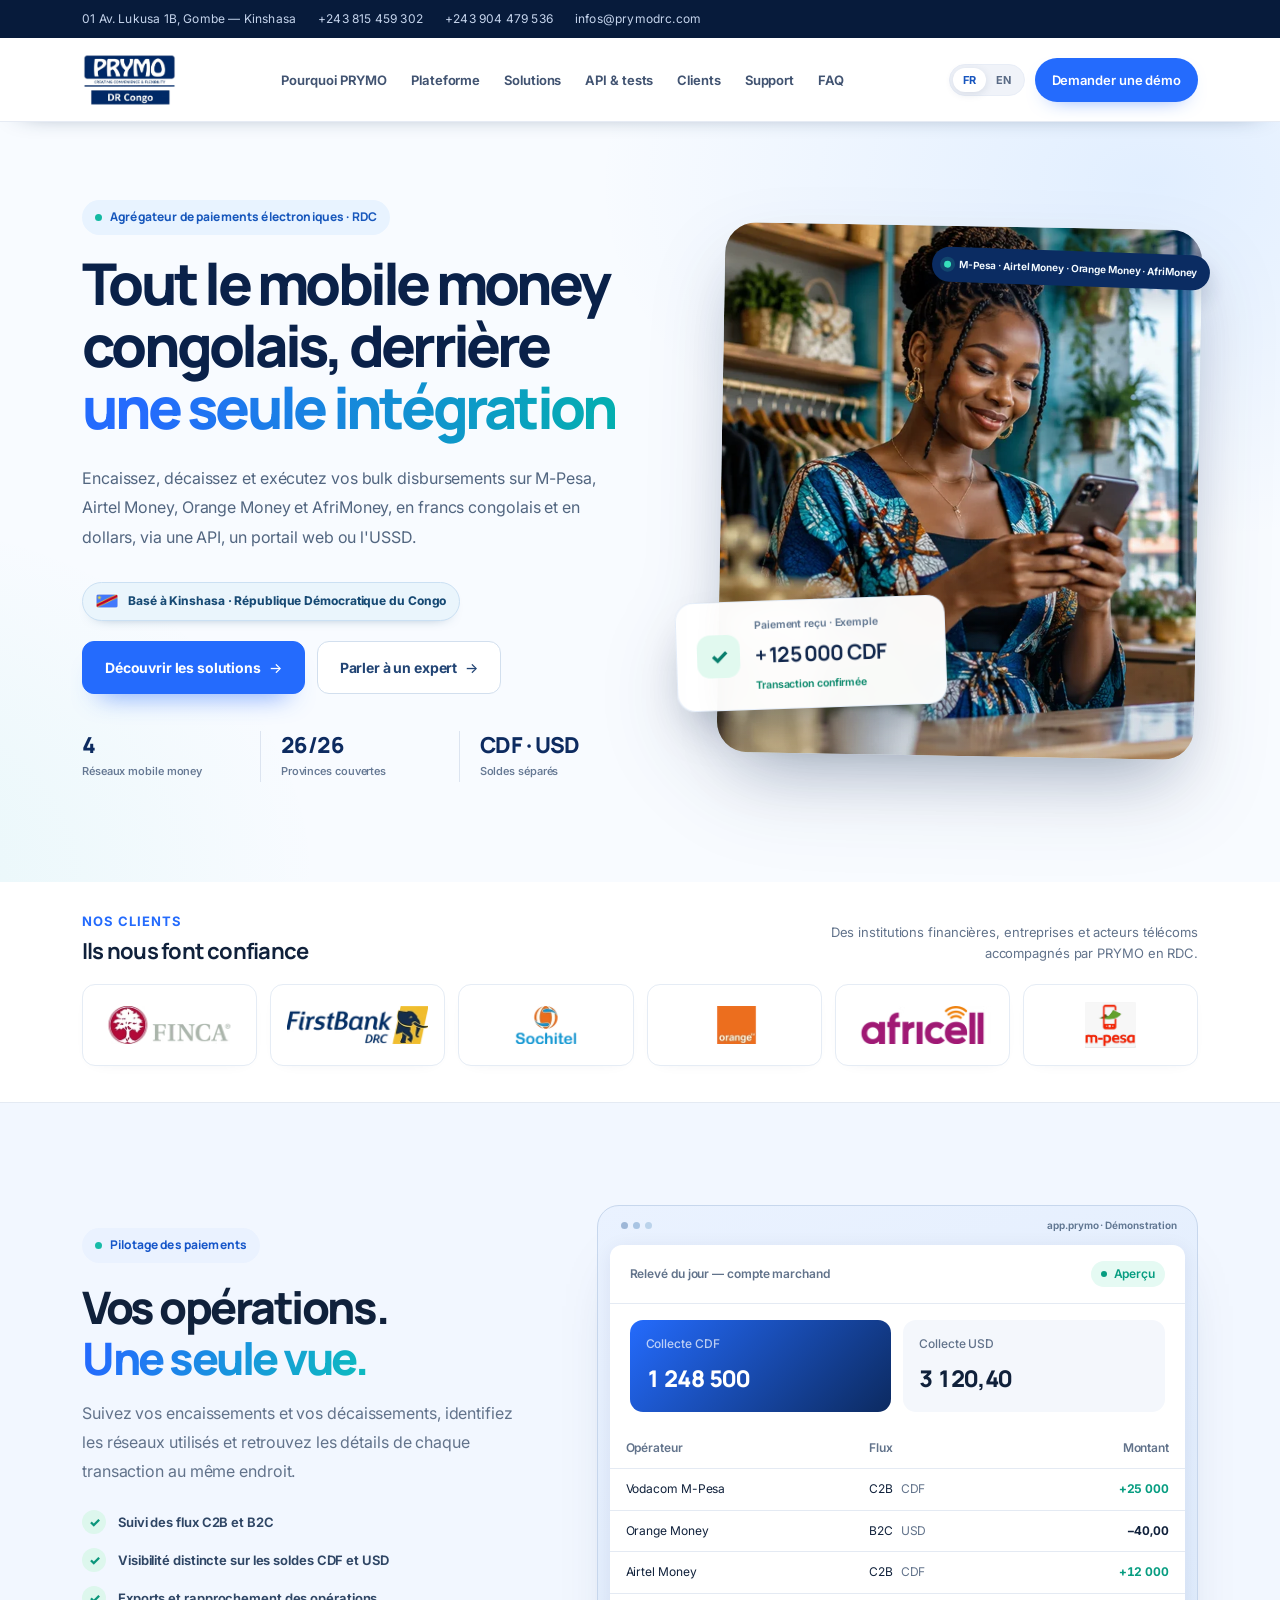
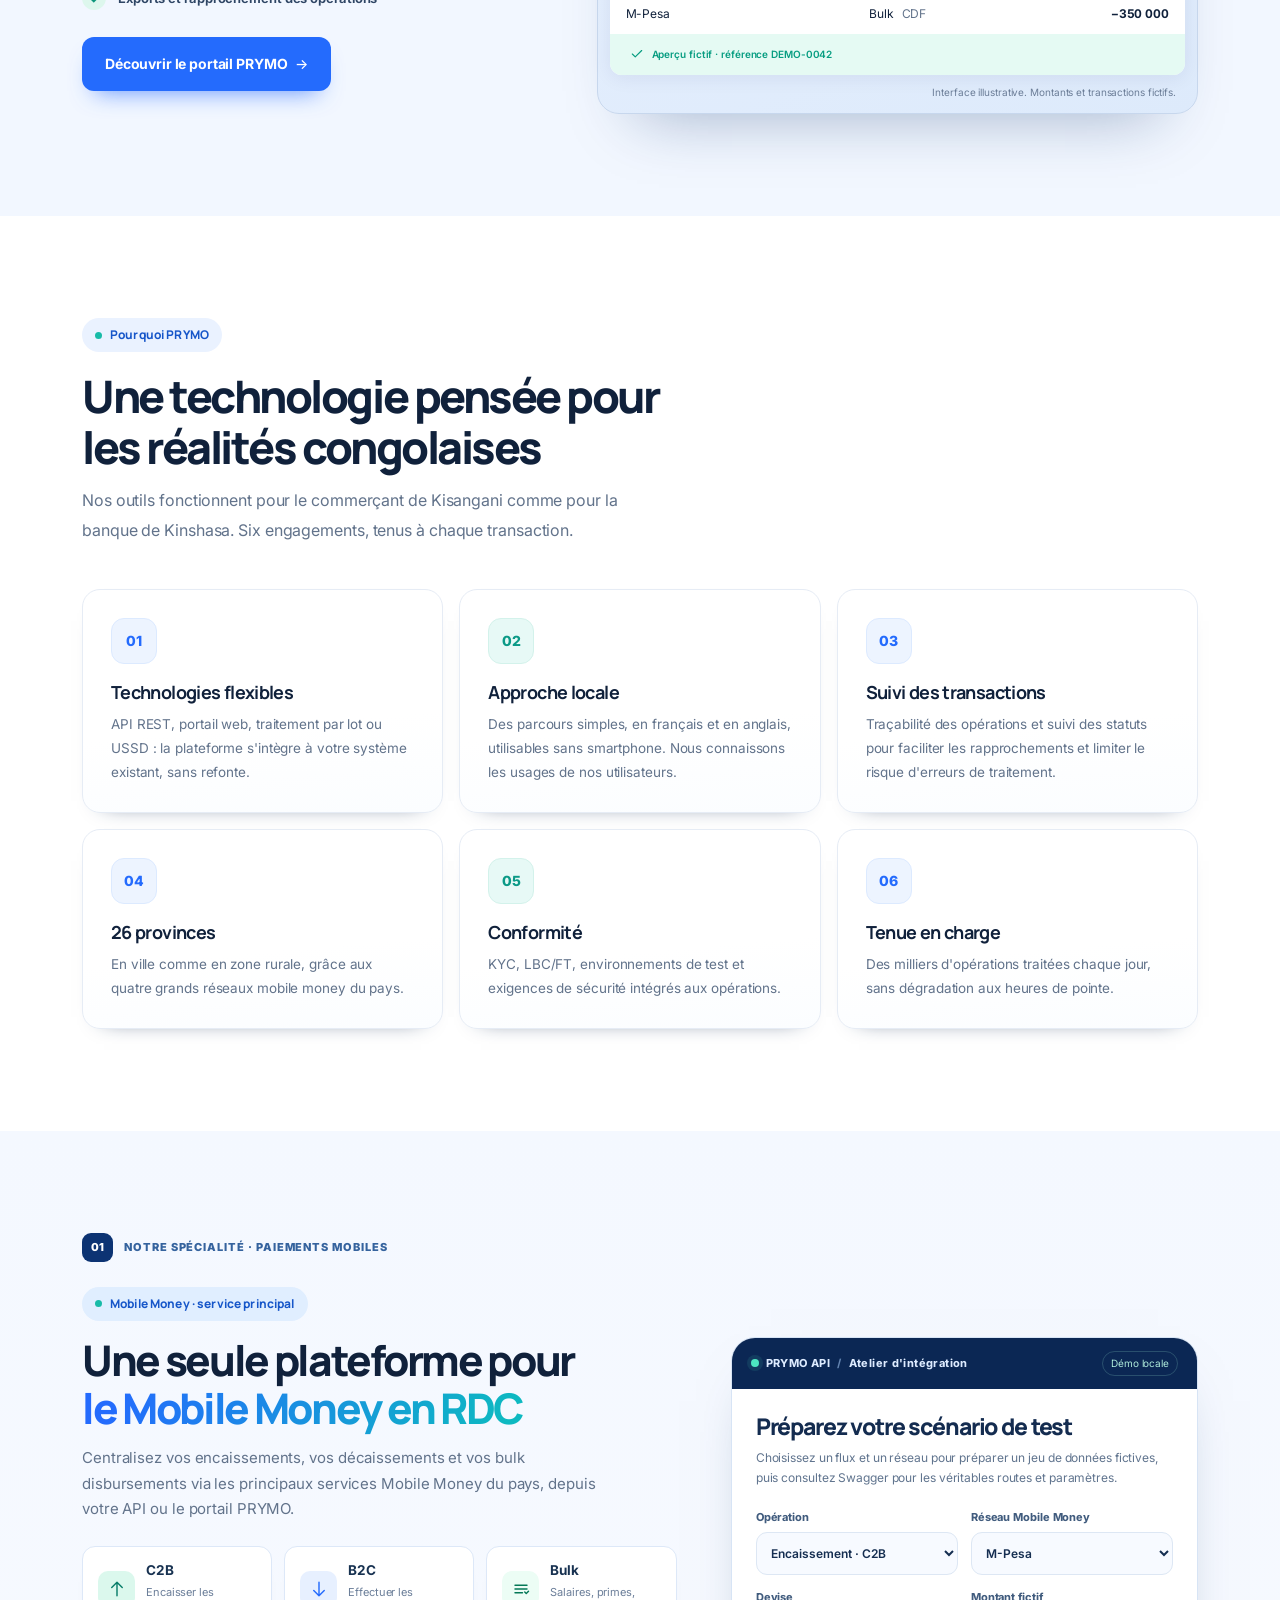
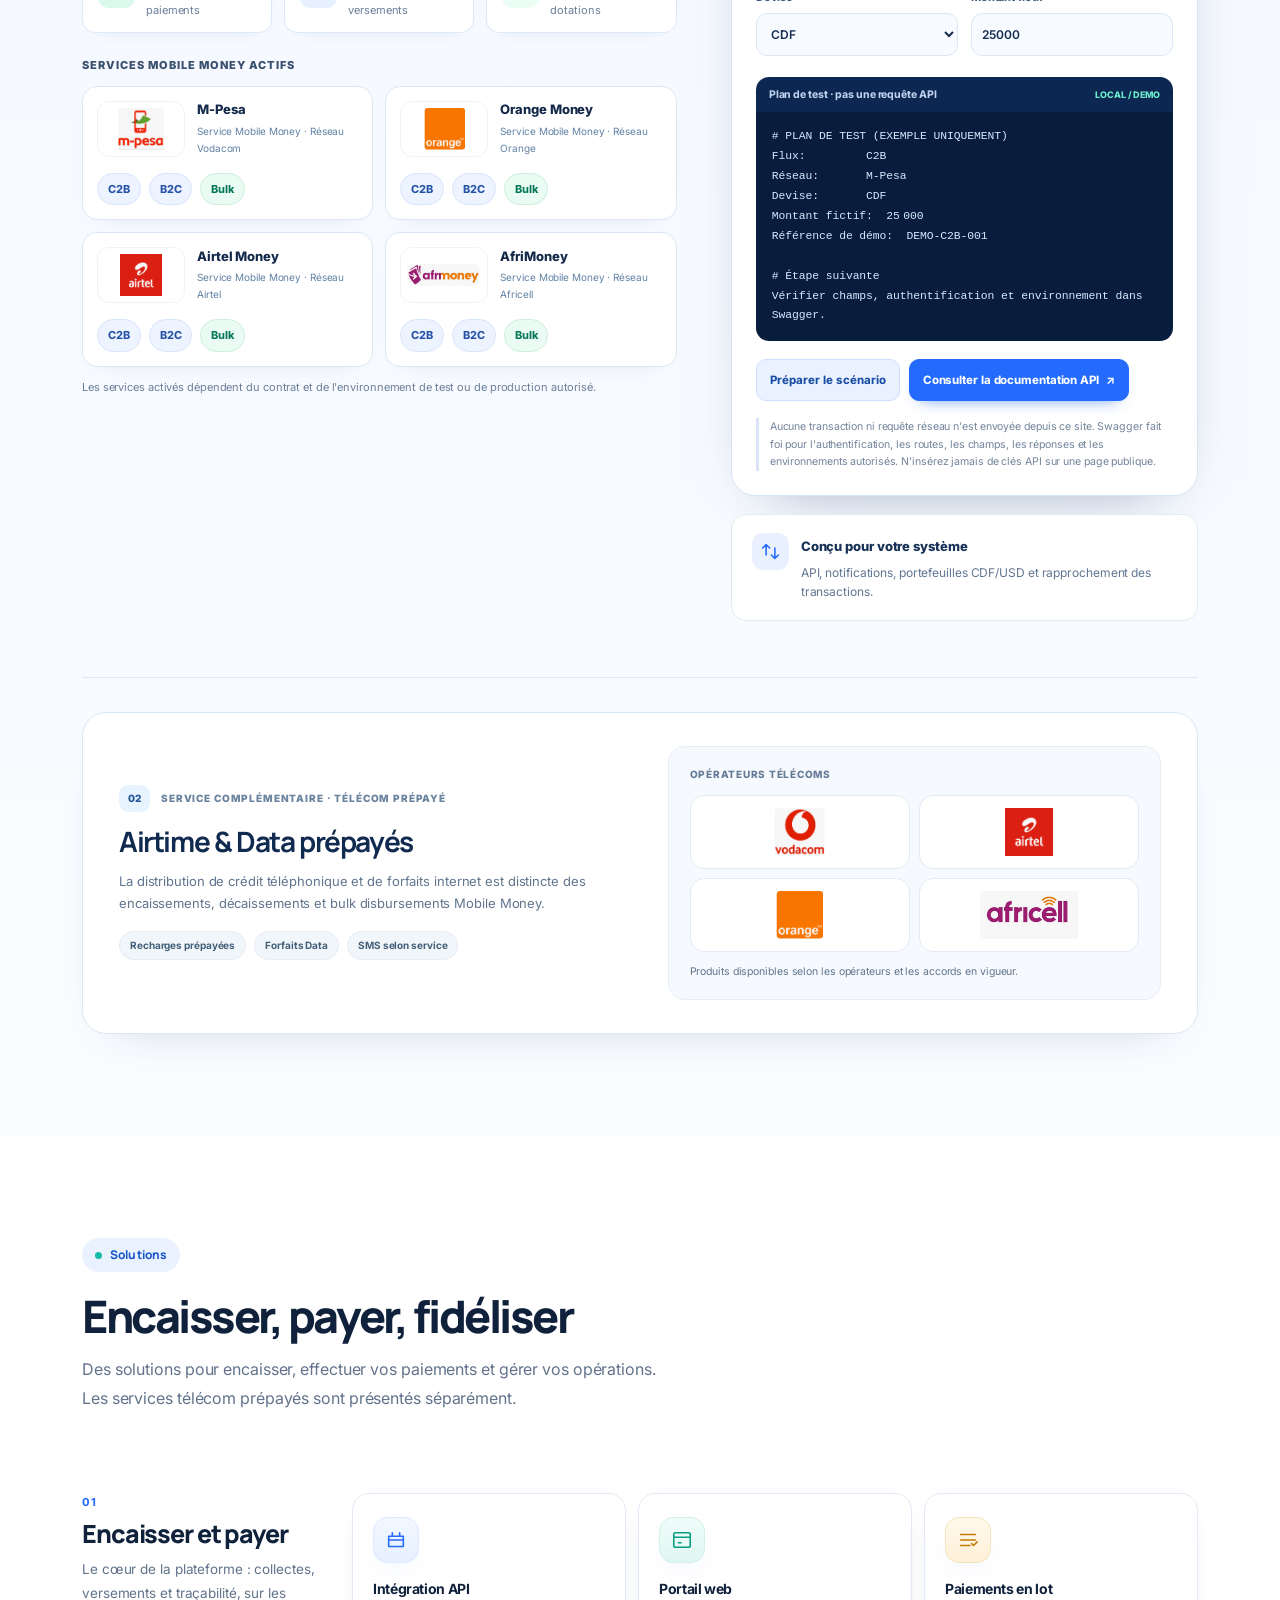
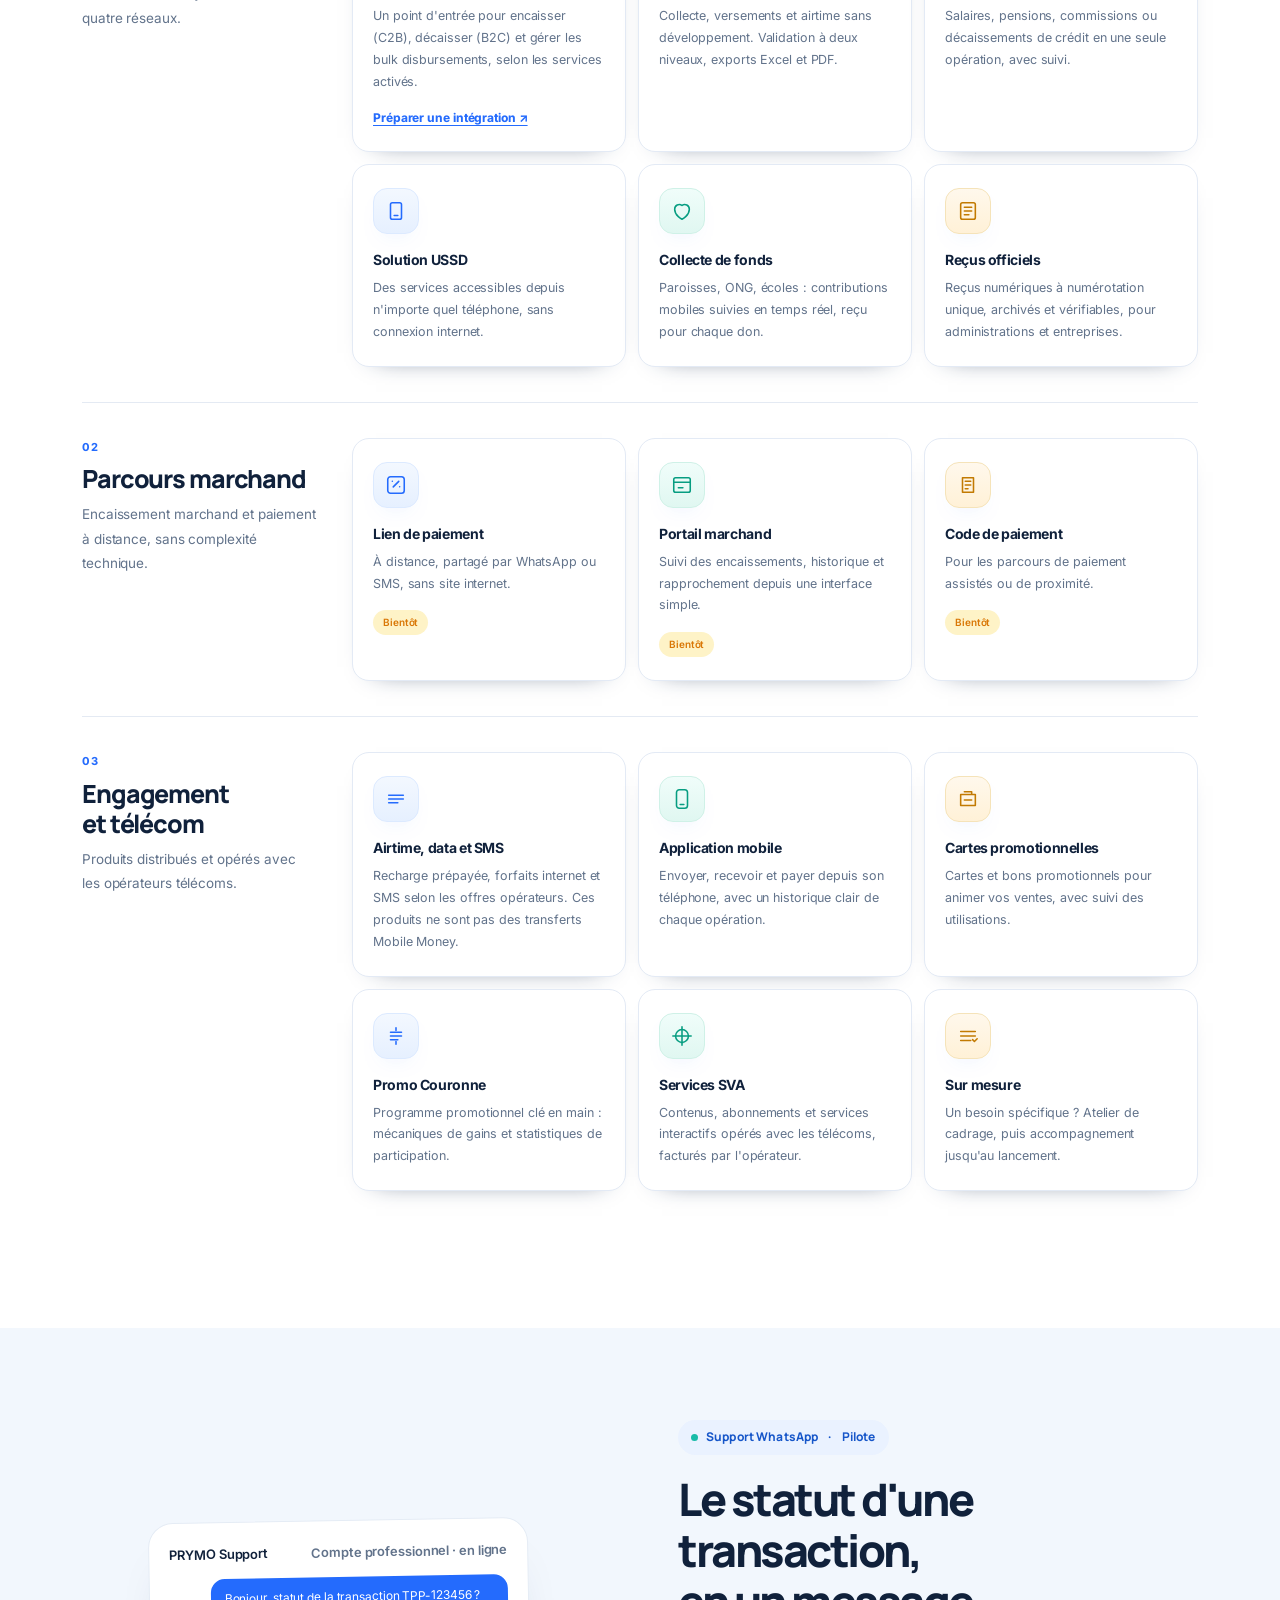
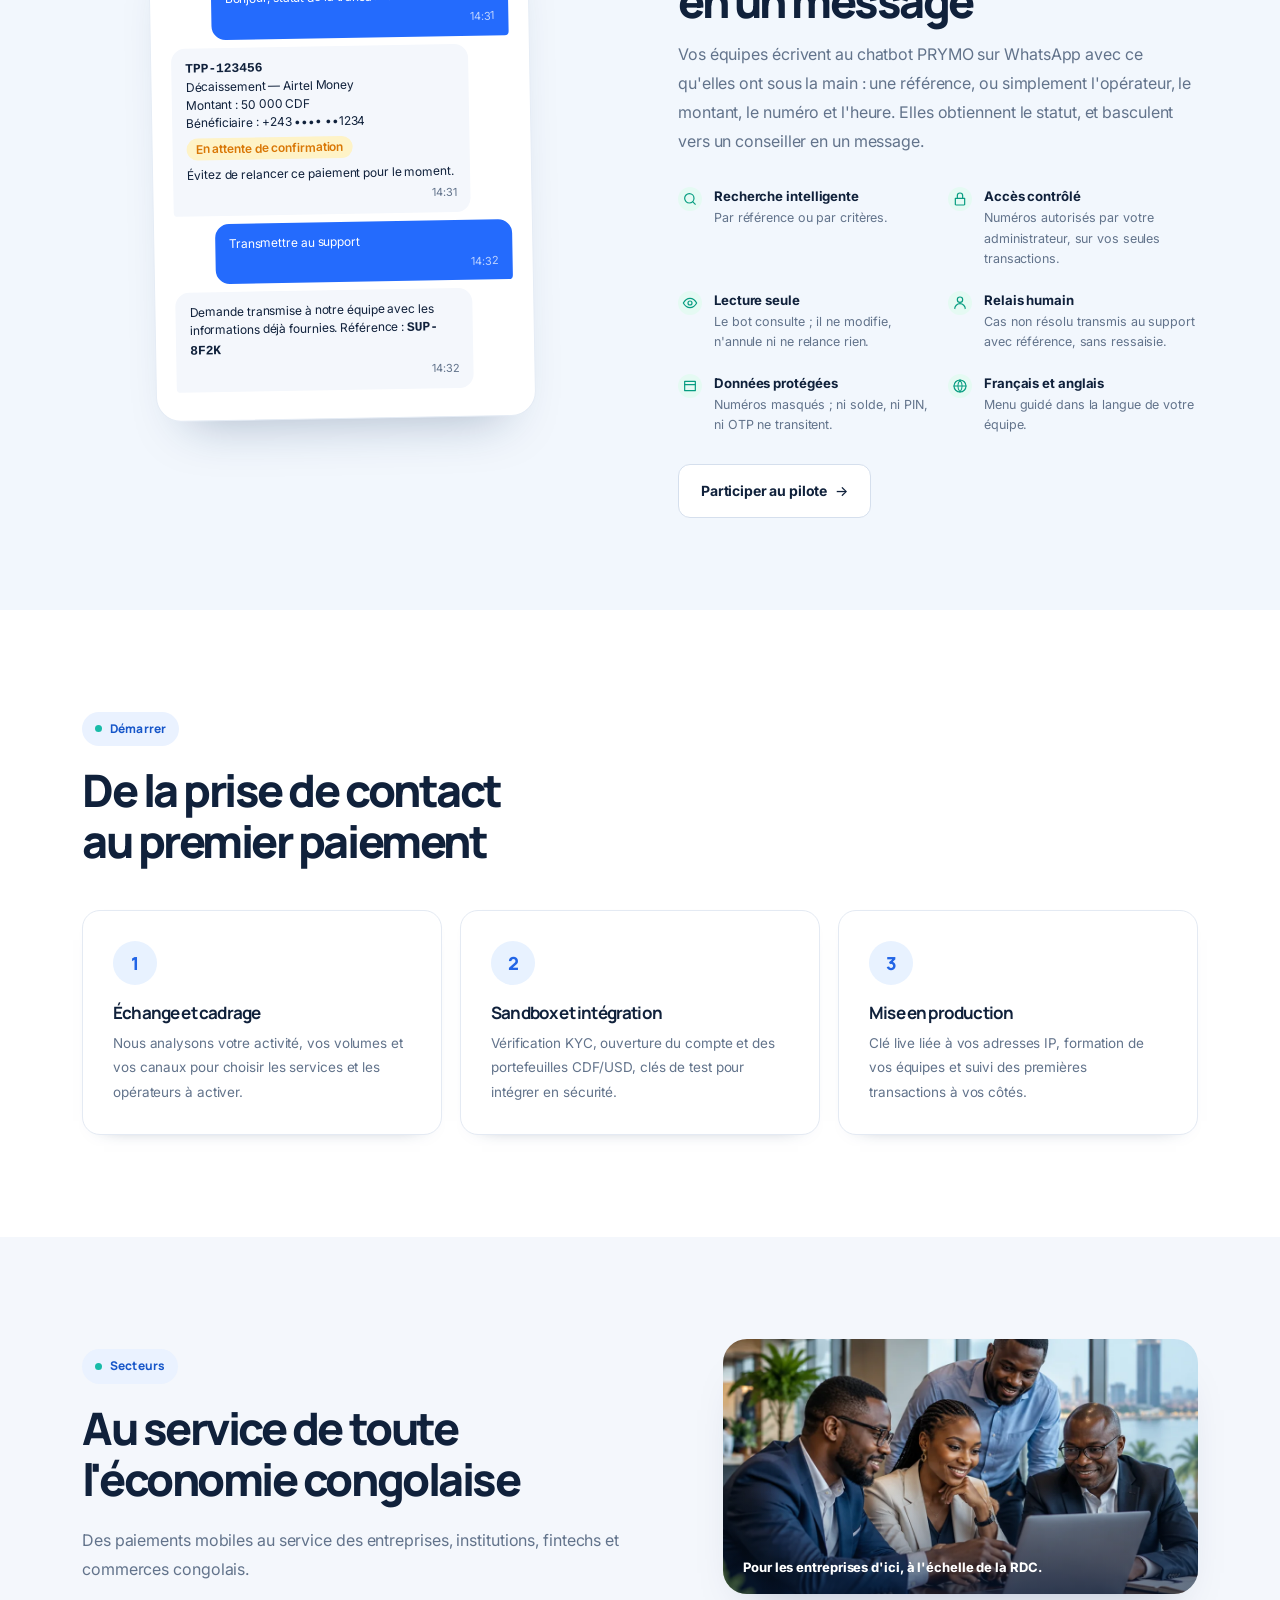
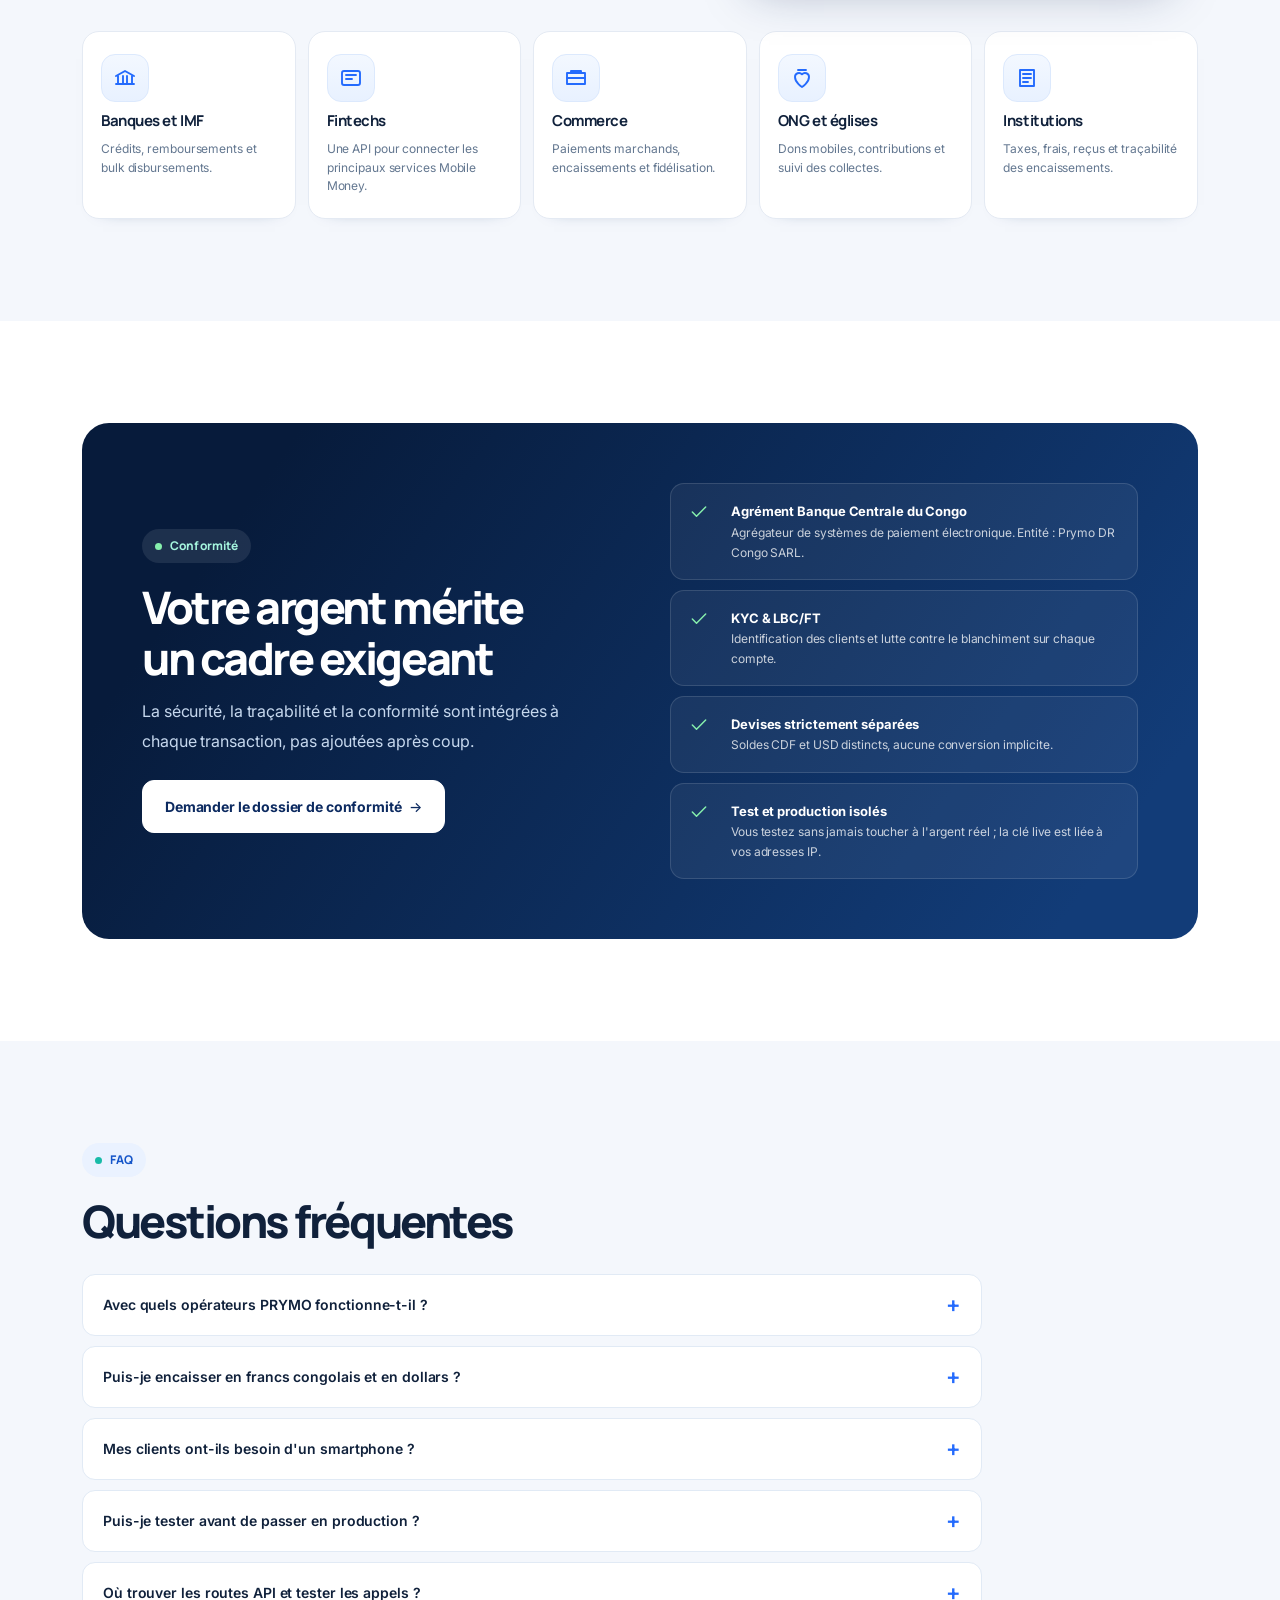
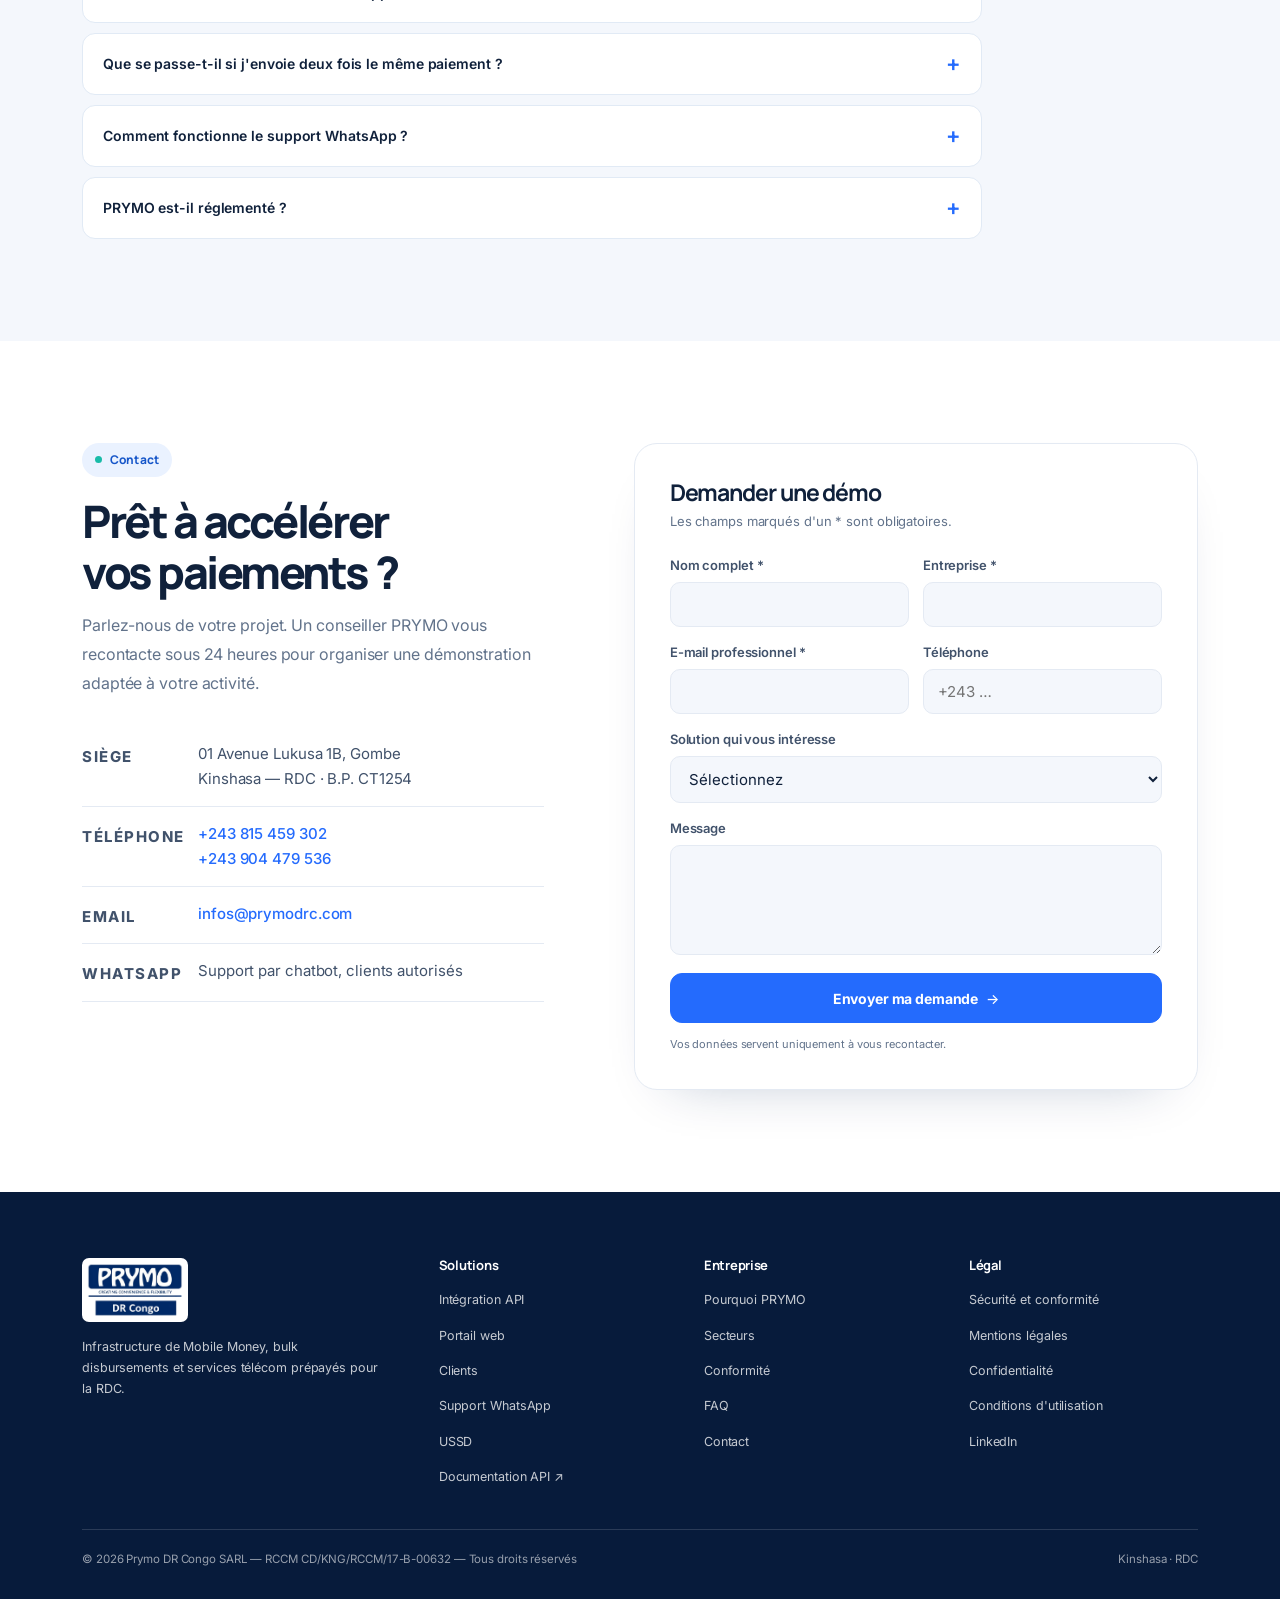
<file: index.html>
<!DOCTYPE html>
<html lang="fr">
<head>
<meta charset="UTF-8">
<meta name="viewport" content="width=device-width, initial-scale=1.0, viewport-fit=cover">
<title>PRYMO DRC — Mobile Money & services de paiement en RDC</title>
<meta name="description" content="PRYMO DRC : encaissements C2B, décaissements B2C, bulk disbursements et services Mobile Money en RDC, via API, portail web et USSD.">
<meta name="author" content="Prymo DR Congo SARL">
<meta name="theme-color" content="#061A3F">
<meta property="og:type" content="website">
<meta property="og:title" content="PRYMO DRC — Tout le mobile money congolais, derrière une seule intégration">
<meta property="og:description" content="Agrégateur de paiements électroniques agréé BCC. M-Pesa, Airtel Money, Orange Money, AfriMoney — API, portail web et USSD.">
<meta property="og:url" content="https://prymodrc.com">
<meta property="og:image" content="https://prymodrc.com/assets/prymo-social.jpg">
<meta name="twitter:card" content="summary_large_image">
<link rel="canonical" href="https://prymodrc.com">
<link rel="icon" type="image/png" href="assets/favicon.png">
<link rel="apple-touch-icon" href="assets/favicon.png">
<link rel="preconnect" href="https://fonts.googleapis.com">
<link rel="preconnect" href="https://fonts.gstatic.com" crossorigin>
<link rel="stylesheet" href="https://fonts.googleapis.com/css2?family=Inter:wght@400;500;600;700;800&family=Manrope:wght@400;500;600;700;800&display=swap">
<style>
/* Layout: modern fintech one-pager. Dark navy hero with blue glow, light body of rounded cards on soft panels, brand blue for action, green only for success. Sentence case throughout. */
:root{
  --deep:#061A3F; --navy:#0B2A6B; --brand:#2563EB; --brand-2:#1D4ED8; --brand-soft:#EAF1FF; --brand-ink:#1E3A8A;
  --ok:#10B981; --ok-soft:#E6F8F1; --warn:#D97706; --warn-soft:#FEF3C7;
  --ink:#0F172A; --mid:#334155; --muted:#64748B; --paper:#FFFFFF; --soft:#F6F8FC; --line:#E6EAF2; --line2:#D5DCE8;
  --on-dark:#FFFFFF; --on-dark-dim:rgba(255,255,255,.72); --on-dark-faint:rgba(255,255,255,.45); --dark-line:rgba(255,255,255,.12);
  --shadow:0 1px 2px rgba(15,23,42,.04),0 12px 32px -12px rgba(15,23,42,.12);
  --shadow-lg:0 30px 80px -30px rgba(6,26,63,.55);
  --r:16px; --r-sm:12px;
  --font:'Plus Jakarta Sans','Segoe UI',system-ui,-apple-system,sans-serif;
}
@media (prefers-color-scheme: dark){ :root:not([data-theme="light"]){ --ink:#F1F5F9; --mid:#CBD5E1; --muted:#94A3B8; --paper:#0B1220; --soft:#111A2E; --line:#1F2A44; --line2:#2B3856; --brand-soft:#15224A; --ok-soft:#0F2A22; --warn-soft:#3A2A0A; --shadow:0 1px 2px rgba(0,0,0,.3),0 12px 32px -12px rgba(0,0,0,.5); color-scheme:dark } }
:root[data-theme="dark"]{ --ink:#F1F5F9; --mid:#CBD5E1; --muted:#94A3B8; --paper:#0B1220; --soft:#111A2E; --line:#1F2A44; --line2:#2B3856; --brand-soft:#15224A; --ok-soft:#0F2A22; --warn-soft:#3A2A0A; --shadow:0 1px 2px rgba(0,0,0,.3),0 12px 32px -12px rgba(0,0,0,.5); color-scheme:dark }

*{box-sizing:border-box;margin:0;padding:0}
html{scroll-behavior:smooth;scroll-padding-top:90px}
body{background:var(--paper);color:var(--ink);font-family:var(--font);font-size:16px;line-height:1.6;-webkit-font-smoothing:antialiased;overflow-x:hidden}
body::before{content:"";position:fixed;inset:0 0 auto;height:env(safe-area-inset-top,0px);z-index:10;background:var(--deep)}
a{color:inherit}
.wrap{max-width:1180px;margin:0 auto;padding-left:max(16px,env(safe-area-inset-left,0px));padding-right:max(16px,env(safe-area-inset-right,0px))}
@media(min-width:900px){.wrap{padding-left:max(32px,env(safe-area-inset-left,0px));padding-right:max(32px,env(safe-area-inset-right,0px))}}
h1,h2,h3,h4{font-weight:700;letter-spacing:-.02em;line-height:1.12;text-wrap:balance}
.eyebrow{display:inline-flex;align-items:center;gap:8px;font-size:13px;font-weight:600;color:var(--brand);background:var(--brand-soft);border-radius:999px;padding:6px 14px;margin-bottom:18px}
.eyebrow::before{content:'';width:6px;height:6px;border-radius:50%;background:var(--brand)}
.h2{font-size:clamp(30px,3.6vw,42px);font-weight:800;margin-bottom:14px;letter-spacing:-.03em}
.lead{font-size:17px;color:var(--muted);max-width:58ch;line-height:1.65}
.sec{padding-block:96px}
.sec-soft{background:var(--soft)}
.sec-head{max-width:720px;margin-bottom:48px}
.lbl{font-size:12px;font-weight:600;letter-spacing:.06em;text-transform:uppercase;color:var(--muted)}
.btn{font-family:var(--font);font-size:15px;font-weight:600;padding:14px 24px;border-radius:var(--r-sm);text-decoration:none;display:inline-flex;align-items:center;gap:8px;border:1px solid transparent;cursor:pointer;transition:transform .15s,box-shadow .15s,background .2s,border-color .2s}
.btn:hover{transform:translateY(-1px)}
.btn-brand{background:linear-gradient(180deg,var(--brand),var(--brand-2));color:#fff;box-shadow:0 8px 24px -8px rgba(37,99,235,.6)}
.btn-brand:hover{box-shadow:0 12px 28px -8px rgba(37,99,235,.7)}
.btn-ghost{background:var(--paper);color:var(--ink);border-color:var(--line2)} .btn-ghost:hover{border-color:var(--ink)}
.btn-white{background:#fff;color:var(--navy)} .btn-white:hover{background:#EEF3FF}
.btn-outline-w{background:rgba(255,255,255,.06);color:#fff;border-color:rgba(255,255,255,.28)} .btn-outline-w:hover{background:rgba(255,255,255,.12)}
.btn::after{content:'→';font-weight:500}
.tag{display:inline-flex;align-items:center;gap:6px;font-size:12px;font-weight:600;padding:4px 10px;border-radius:999px;background:var(--soft);color:var(--muted)}
.tag.soon{background:var(--warn-soft);color:var(--warn)} .tag.pilot{background:var(--ok-soft);color:var(--ok)}
.drc-pill{display:inline-flex;align-items:center;gap:10px;background:rgba(255,255,255,.08);border:1px solid var(--dark-line);border-radius:999px;padding:8px 14px;color:#fff;font-size:13px;font-weight:600;margin-bottom:20px}
.drc-pill img,.flag-mini{width:22px;height:14px;object-fit:cover;border-radius:3px;box-shadow:0 0 0 1px rgba(255,255,255,.15)}
.client-copy{display:flex;flex-direction:column;gap:14px}
.client-copy p{font-size:15px;color:var(--muted);max-width:62ch}
.client-logo-grid{display:grid;grid-template-columns:repeat(3,1fr);gap:16px;margin-top:10px}
.client-logo-grid figure{background:var(--paper);border:1px solid var(--line);border-radius:18px;padding:18px 16px;display:flex;align-items:center;justify-content:center;min-height:92px;box-shadow:var(--shadow)}
.client-logo-grid img{max-width:100%;max-height:48px;object-fit:contain;filter:saturate(1.02)}
.client-note{display:flex;align-items:flex-start;gap:12px;background:var(--brand-soft);border:1px solid #DCE7FB;border-radius:18px;padding:18px;margin-top:22px;color:var(--brand-ink)}
.client-note b{display:block;font-size:15px;margin-bottom:2px}
.client-note p{font-size:14px;color:#33507f}
.client-trust{padding-top:12px}
.client-trust .wrap{display:grid;grid-template-columns:1.15fr .85fr;gap:28px;align-items:start;border-bottom:1px solid #E7ECF4;padding-bottom:34px}
.client-intro{font-size:13px;font-weight:700;letter-spacing:.08em;text-transform:uppercase;color:#246BFD;margin-bottom:10px}
.client-badge{display:inline-flex;align-items:center;gap:8px;background:#ECFDF5;color:#047857;border:1px solid #CDEEDB;border-radius:999px;padding:6px 12px;font-size:12px;font-weight:700;margin-top:6px;width:fit-content}
.client-badge i{width:7px;height:7px;border-radius:50%;background:#10B981}

.num{font-variant-numeric:tabular-nums}
svg.i{width:20px;height:20px;stroke:currentColor;fill:none;stroke-width:1.8;stroke-linecap:round;stroke-linejoin:round;flex-shrink:0}
:focus-visible{outline:2px solid var(--brand);outline-offset:3px}
@media(prefers-reduced-motion:reduce){*{transition:none!important;animation:none!important}}

/* UTILITY + NAV */
.ut{background:var(--deep);color:var(--on-dark-faint);font-size:13px}
.ut .wrap{display:flex;justify-content:flex-start;align-items:center;gap:16px;padding-block:8px}
.ut-l{display:flex;gap:22px} .ut a{text-decoration:none}
.bcc{display:inline-flex;align-items:center;gap:8px;font-size:12px;font-weight:600;color:#86EFAC;background:rgba(16,185,129,.12);border-radius:999px;padding:4px 12px;white-space:nowrap}
.bcc i{width:6px;height:6px;border-radius:50%;background:var(--ok)}
nav{background:rgba(6,26,63,.85);backdrop-filter:blur(16px);position:sticky;top:env(safe-area-inset-top,0px);z-index:50;border-bottom:1px solid var(--dark-line)}
nav .wrap{display:flex;align-items:center;justify-content:space-between;height:72px;gap:16px}
.logo{display:flex;align-items:center;gap:12px;text-decoration:none;color:#fff}
.logo img{height:42px;width:auto;display:block;background:#fff;padding:4px 6px;border-radius:8px}
.logo-t{font-weight:800;font-size:18px;letter-spacing:-.01em;line-height:1}
.logo-s{display:block;font-size:11px;font-weight:500;color:var(--on-dark-faint);margin-top:3px;text-transform:none;letter-spacing:0}
.nl{display:flex;gap:4px;list-style:none}
.nl a{font-size:14px;font-weight:500;color:var(--on-dark-dim);text-decoration:none;padding:8px 12px;border-radius:999px;white-space:nowrap;transition:background .2s,color .2s}
.nl a:hover,.nl a.on{color:#fff;background:rgba(255,255,255,.1)}
.nr{display:flex;align-items:center;gap:10px}
.lang{display:flex;border-radius:999px;background:rgba(255,255,255,.08);padding:3px}
.lang button{background:transparent;border:0;color:var(--on-dark-dim);font-family:var(--font);font-size:12px;font-weight:700;padding:5px 10px;border-radius:999px;cursor:pointer}
.lang button.active{background:#fff;color:var(--navy)}
.nav-cta{font-size:14px;font-weight:600;background:var(--brand);color:#fff;padding:10px 18px;border-radius:999px;text-decoration:none;white-space:nowrap}
.burger{display:none;background:none;border:0;cursor:pointer;padding:8px}
.burger span{display:block;width:22px;height:2px;background:#fff;margin:5px 0;border-radius:2px}
.mobile{display:none;position:fixed;inset:0;background:var(--deep);z-index:100;flex-direction:column;align-items:center;justify-content:center;gap:22px;padding:24px}
.mobile.open{display:flex}
.mobile a{font-size:24px;font-weight:600;color:#fff;text-decoration:none}
.mobile .x{position:absolute;top:calc(18px + env(safe-area-inset-top,0px));right:24px;background:none;border:0;color:#fff;font-size:30px;cursor:pointer}

/* HERO */
.hero{background:radial-gradient(900px 600px at 80% 10%,rgba(37,99,235,.45),transparent 60%),radial-gradient(700px 500px at 10% 90%,rgba(16,185,129,.18),transparent 60%),linear-gradient(180deg,#061A3F 0%,#0B2A6B 100%);color:#fff;position:relative;overflow:hidden}
.hero::after{content:'';position:absolute;inset:0;background-image:radial-gradient(rgba(255,255,255,.12) 1px,transparent 1px);background-size:26px 26px;mask-image:radial-gradient(ellipse 60% 70% at 50% 40%,#000 10%,transparent 100%);pointer-events:none;opacity:.5}
.hero .wrap{position:relative;z-index:1;display:grid;grid-template-columns:1.05fr .95fr;gap:56px;align-items:center;padding-block:96px 88px}
.hero .eyebrow{background:rgba(255,255,255,.1);color:#fff} .hero .eyebrow::before{background:#86EFAC}
.hero h1{font-size:clamp(40px,5.2vw,64px);font-weight:800;margin-bottom:22px;letter-spacing:-.035em}
.hero h1 .lo{font-weight:800}
.hero h1 .hi{background:linear-gradient(90deg,#93C5FD,#6EE7B7);-webkit-background-clip:text;background-clip:text;color:transparent}
.hero p{font-size:18px;color:var(--on-dark-dim);max-width:54ch;margin-bottom:34px}
.hero-actions{display:flex;gap:12px;flex-wrap:wrap;margin-bottom:44px}
.hero-facts{display:grid;grid-template-columns:repeat(3,auto);gap:14px;width:fit-content}
.hf{background:rgba(255,255,255,.07);border:1px solid var(--dark-line);border-radius:var(--r-sm);padding:12px 18px}
.hf b{display:block;font-size:24px;font-weight:800;letter-spacing:-.02em;line-height:1.1}
.hf span{font-size:12.5px;color:var(--on-dark-faint);display:block;margin-top:3px}
/* dashboard card */
.stmt{background:var(--paper);color:var(--ink);border-radius:20px;box-shadow:var(--shadow-lg);overflow:hidden;position:relative}
.stmt-h{display:flex;justify-content:space-between;align-items:center;padding:16px 20px;border-bottom:1px solid var(--line);font-size:13px;font-weight:600;color:var(--muted)}
.live{display:inline-flex;align-items:center;gap:7px;color:var(--ok);background:var(--ok-soft);border-radius:999px;padding:3px 10px;font-size:12px} .live i{width:6px;height:6px;border-radius:50%;background:var(--ok);animation:pulse 2s infinite}
@keyframes pulse{0%,100%{opacity:1}50%{opacity:.3}}
.stmt-tot{display:grid;grid-template-columns:1fr 1fr;gap:12px;padding:16px 20px}
.stmt-tot>div{border-radius:var(--r-sm);padding:14px 16px;background:var(--soft)}
.stmt-tot>div:first-child{background:linear-gradient(135deg,var(--brand),var(--navy));color:#fff}
.stmt-tot>div:first-child small{color:rgba(255,255,255,.7)}
.stmt-tot small{display:block;font-size:12px;font-weight:500;color:var(--muted);margin-bottom:4px}
.stmt-tot b{font-size:26px;font-weight:800;letter-spacing:-.02em}
.stmt table{width:100%;border-collapse:collapse;font-size:14px}
.stmt td,.stmt th{padding:11px 20px;text-align:left;border-top:1px solid var(--line)}
.stmt th{font-size:12px;font-weight:600;color:var(--muted);border-top:0}
.stmt td.r{text-align:right;font-weight:700} .stmt td.r.in{color:var(--ok)}
.stmt td small{color:var(--muted);font-size:12px;margin-left:8px}
.stmt-f{padding:12px 20px;background:var(--ok-soft);color:var(--ok);font-size:12.5px;font-weight:600;display:flex;gap:8px;align-items:center}
.stmt-f svg{width:14px;height:14px;stroke:var(--ok)}

/* TRUST */
.trust{padding-block:36px 8px}
.trust .wrap{display:grid;grid-template-columns:1fr 1fr;gap:16px}
.tcol{background:var(--soft);border-radius:var(--r);padding:22px 26px}
.tcol .lbl{margin-bottom:14px}
.ops{display:flex;gap:28px;align-items:center;flex-wrap:wrap}
.ops img{height:26px;width:auto;max-width:120px;object-fit:contain;opacity:.9}
.cli{display:flex;gap:10px;flex-wrap:wrap}
.cli span{font-size:13px;font-weight:600;color:var(--mid);background:var(--paper);border:1px solid var(--line);border-radius:999px;padding:6px 12px}

/* WHY */
.why{display:grid;grid-template-columns:repeat(3,1fr);gap:20px}
.why>div{background:var(--paper);border:1px solid var(--line);border-radius:var(--r);padding:28px;box-shadow:var(--shadow);transition:transform .2s,box-shadow .2s}
.why>div:hover{transform:translateY(-3px)}
.why .k{display:inline-flex;align-items:center;justify-content:center;width:40px;height:40px;border-radius:10px;background:var(--brand-soft);color:var(--brand);font-size:12px;font-weight:700;margin-bottom:18px;text-transform:uppercase;letter-spacing:.02em}
.why h3{font-size:19px;margin-bottom:8px}
.why p{font-size:15px;color:var(--muted)}

/* PLATFORM */
.plat{display:grid;grid-template-columns:1fr 1fr;gap:56px;align-items:start}
.opsl{margin-top:28px;display:grid;gap:8px}
.opsl>div{display:grid;grid-template-columns:1fr auto;gap:12px;padding:12px 16px;background:var(--paper);border:1px solid var(--line);border-radius:var(--r-sm);font-size:15px;align-items:center}
.opsl>div b{font-weight:600} .opsl>div span{color:var(--muted);font-size:13px;font-weight:500}
.dev{display:grid;grid-template-columns:1fr 1fr;gap:20px 24px;margin-top:32px}
.dev>div{display:flex;gap:12px}
.dev svg{color:var(--brand);margin-top:3px;background:var(--brand-soft);border-radius:8px;padding:6px;width:32px;height:32px}
.dev b{display:block;font-weight:700;font-size:15px} .dev p{font-size:14px;color:var(--muted)}
.code{background:var(--deep);color:#DCE6F5;border-radius:var(--r);font-family:ui-monospace,'SF Mono',Menlo,Consolas,monospace;font-size:13px;line-height:1.65;overflow-x:auto;box-shadow:var(--shadow-lg);position:sticky;top:100px}
.code-h{display:flex;justify-content:space-between;padding:12px 18px;border-bottom:1px solid var(--dark-line);font-family:var(--font);font-size:12.5px;font-weight:600;color:var(--on-dark-faint)}
.code pre{padding:18px;margin:0;min-width:0}
.code .c{color:rgba(220,230,245,.45)} .code .k{color:#6EE7B7} .code .s{color:#FCD34D} .code .n{color:#93C5FD}

/* SOLUTIONS */
.fam{display:grid;grid-template-columns:280px 1fr;gap:32px;padding-block:40px}
.fam+.fam{border-top:1px solid var(--line)}
.fam .lbl{color:var(--brand)}
.fam h3{font-size:26px;font-weight:800;margin:8px 0 8px;letter-spacing:-.02em}
.fam .fd{font-size:15px;color:var(--muted);max-width:30ch}
.items{display:grid;grid-template-columns:repeat(3,1fr);gap:16px}
.it{background:var(--paper);border:1px solid var(--line);border-radius:var(--r);padding:22px;display:flex;flex-direction:column;gap:6px;box-shadow:var(--shadow);transition:transform .2s}
.it:hover{transform:translateY(-3px)}
.it b{font-size:16px;font-weight:700}
.it p{font-size:14px;color:var(--muted)}
.it .tag{align-self:flex-start;margin-top:6px}

/* BAND (Accept + WhatsApp) */
.band{background:var(--soft)}
.band .lead{color:var(--muted)}
.feat{display:grid;grid-template-columns:1fr 1fr;gap:64px;align-items:center;padding-block:88px}
.feat+.feat{border-top:1px solid var(--line)}
.pts{display:grid;grid-template-columns:1fr 1fr;gap:18px 22px;margin-top:30px}
.pts>div{display:flex;gap:12px;font-size:14px;color:var(--muted)}
.pts b{color:var(--ink);font-weight:700;display:block;font-size:15px}
.pts svg{color:var(--ok);margin-top:1px;background:var(--ok-soft);border-radius:50%;padding:4px;width:24px;height:24px}
.band .btn-white{background:var(--brand);color:#fff;box-shadow:0 8px 24px -8px rgba(37,99,235,.6)}
.band .btn-outline-w{background:var(--paper);color:var(--ink);border-color:var(--line2)}
.qr{background:var(--paper);color:var(--ink);padding:28px;max-width:360px;margin:0 auto;border-radius:20px;box-shadow:var(--shadow-lg)}
.qr-grid{display:grid;grid-template-columns:repeat(9,1fr);gap:3px;width:198px;margin:20px auto;padding:14px;background:var(--soft);border-radius:var(--r-sm);box-sizing:content-box}
.qr-grid i{aspect-ratio:1;background:var(--ink);display:block;border-radius:2px} .qr-grid i.o{background:transparent}
.qr .code6{font-size:26px;font-weight:800;letter-spacing:.14em;text-align:center;color:var(--brand);margin:6px 0 14px}
.qr-ops{display:flex;justify-content:center;gap:8px;flex-wrap:wrap;border-top:1px solid var(--line);padding-top:14px}
.qr-ops span{font-size:11.5px;font-weight:600;color:var(--muted);background:var(--soft);border-radius:999px;padding:3px 9px}
.chat{background:var(--paper);color:var(--ink);padding:20px;max-width:380px;margin:0 auto;border-radius:20px;box-shadow:var(--shadow-lg)}
.chat .ch{font-size:13px;font-weight:600;color:var(--muted);margin-bottom:14px;display:flex;justify-content:space-between;gap:10px}
.chat .ch span:first-child{color:var(--ink)}
.msg{max-width:88%;padding:11px 14px;font-size:14px;line-height:1.5;margin-bottom:8px;border-radius:14px}
.msg.me{background:var(--brand);color:#fff;margin-left:auto;border-bottom-right-radius:4px} .msg.me small{color:rgba(255,255,255,.7)}
.msg.bot{background:var(--soft);border-bottom-left-radius:4px}
.msg small{display:block;font-size:11px;color:var(--muted);margin-top:4px;text-align:right}
.msg .st{display:inline-block;font-size:12px;font-weight:600;color:var(--warn);background:var(--warn-soft);border-radius:999px;padding:2px 9px;margin:6px 0}
.msg .ref{font-family:ui-monospace,Menlo,monospace;font-size:13px;font-weight:700}

/* STEPS */
.steps{display:grid;grid-template-columns:repeat(3,1fr);gap:20px;counter-reset:s}
.steps>div{background:var(--paper);border:1px solid var(--line);border-radius:var(--r);padding:28px;counter-increment:s;box-shadow:var(--shadow)}
.steps>div::before{content:counter(s);display:inline-flex;align-items:center;justify-content:center;width:40px;height:40px;border-radius:50%;background:linear-gradient(135deg,var(--brand),var(--navy));color:#fff;font-weight:800;font-size:16px;margin-bottom:18px}
.steps h3{font-size:19px;margin-bottom:8px} .steps p{font-size:15px;color:var(--muted)}

/* SECTORS + COMPLIANCE */
.sect{display:grid;grid-template-columns:repeat(5,1fr);gap:16px}
.sect>div{background:var(--paper);border:1px solid var(--line);border-radius:var(--r);padding:22px;box-shadow:var(--shadow)}
.sect h3{font-size:17px;margin-bottom:6px} .sect p{font-size:14px;color:var(--muted)}
.conf{display:grid;grid-template-columns:1fr 1fr;gap:48px;align-items:center;background:linear-gradient(135deg,#061A3F,#0B2A6B);color:#fff;border-radius:24px;padding:56px}
.conf .eyebrow{background:rgba(255,255,255,.1);color:#fff} .conf .eyebrow::before{background:#86EFAC}
.conf .lead{color:var(--on-dark-dim)}
.conf .btn-ghost{background:#fff;color:var(--navy);border-color:#fff}
.chk{display:grid;gap:10px}
.chk>div{display:grid;grid-template-columns:28px 1fr;gap:14px;padding:16px 18px;background:rgba(255,255,255,.07);border:1px solid var(--dark-line);border-radius:var(--r-sm)}
.chk svg{color:#86EFAC;margin-top:2px} .chk b{display:block;font-weight:700} .chk p{font-size:14px;color:var(--on-dark-dim)}

/* FAQ */
.faq{max-width:820px;display:grid;gap:10px}
.faq details{background:var(--paper);border:1px solid var(--line);border-radius:var(--r-sm);padding:0 20px}
.faq summary{list-style:none;cursor:pointer;padding:18px 0;font-weight:600;font-size:16px;display:flex;justify-content:space-between;gap:16px}
.faq summary::-webkit-details-marker{display:none}
.faq summary::after{content:'+';font-size:22px;color:var(--brand);line-height:1}
.faq details[open] summary::after{content:'−'}
.faq details p{padding:0 0 18px;color:var(--muted);max-width:68ch}

/* CONTACT */
.ct{display:grid;grid-template-columns:.9fr 1.1fr;gap:56px;align-items:start}
.ir{display:grid;grid-template-columns:120px 1fr;gap:12px;padding:14px 0;border-bottom:1px solid var(--line);align-items:start}
.ir .lbl{padding-top:3px} .ir div{font-size:15px;color:var(--mid)} .ir a{text-decoration:none;color:var(--brand);font-weight:500}
.form{border:1px solid var(--line);background:var(--paper);padding:32px;border-radius:20px;box-shadow:var(--shadow-lg)}
.form h3{font-size:22px;margin-bottom:4px}
.form .fs{font-size:13px;color:var(--muted);margin-bottom:22px}
.row{display:grid;grid-template-columns:1fr 1fr;gap:14px}
.fg{display:flex;flex-direction:column;gap:6px;margin-bottom:14px;min-width:0}
.fg label{font-size:13px;font-weight:600;color:var(--mid)}
.fg input,.fg select,.fg textarea{background:var(--soft);border:1px solid var(--line);color:var(--ink);font-family:var(--font);font-size:15px;padding:12px 14px;width:100%;outline:none;border-radius:10px;transition:border-color .2s,box-shadow .2s}
.fg input:focus,.fg select:focus,.fg textarea:focus{border-color:var(--brand);box-shadow:0 0 0 3px rgba(37,99,235,.15);background:var(--paper)}
.fg textarea{min-height:110px;resize:vertical}
.form .btn{width:100%;justify-content:center;margin-top:4px}
.form .fn{font-size:12.5px;color:var(--muted);margin-top:12px}
.ok{display:none;padding:14px;border-radius:10px;background:var(--ok-soft);color:var(--ok);font-size:14px;font-weight:600;margin-top:12px}

/* FOOTER */
footer{background:var(--deep);color:var(--on-dark-dim);padding-block:56px 28px}
.fg4{display:grid;grid-template-columns:1.4fr 1fr 1fr 1fr;gap:36px;margin-bottom:40px}
footer h4{font-size:14px;color:#fff;margin-bottom:14px}
footer ul{list-style:none;display:grid;gap:9px} footer li a{font-size:14px;text-decoration:none;color:var(--on-dark-dim)} footer li a:hover{color:#fff}
.fdesc{font-size:14px;max-width:38ch;margin-top:14px}
.fbot{border-top:1px solid var(--dark-line);padding-top:20px;display:flex;justify-content:space-between;gap:16px;flex-wrap:wrap;font-size:13px;color:var(--on-dark-faint)}

@media(max-width:1024px){
  .hero .wrap{grid-template-columns:1fr;gap:44px}
  .trust .wrap{grid-template-columns:1fr}
  .why{grid-template-columns:1fr 1fr} .plat,.ct,.feat{grid-template-columns:1fr;gap:40px} .conf{grid-template-columns:1fr;padding:36px}
  .code{position:static}
  .fam{grid-template-columns:1fr;gap:18px} .items{grid-template-columns:1fr 1fr}
  .sect{grid-template-columns:repeat(3,1fr)} .steps{grid-template-columns:1fr}
  .fg4{grid-template-columns:1fr 1fr}
  .client-trust .wrap{grid-template-columns:1fr}
  .client-logo-grid{grid-template-columns:repeat(3,1fr)}
}
@media(max-width:760px){
  .client-logo-grid{grid-template-columns:repeat(2,1fr)}
  .drc-pill{font-size:12px;padding:8px 12px}
}
@media(max-width:720px){
  .ut{display:none} .nl,.nav-cta{display:none} .burger{display:block}
  .hero .wrap{padding-block:56px 48px} .hero-facts{grid-template-columns:1fr 1fr;width:100%}
  .why{grid-template-columns:1fr} .items{grid-template-columns:1fr} .sect{grid-template-columns:1fr 1fr}
  .row{grid-template-columns:1fr} .form{padding:22px} .sec{padding-block:64px} .fg4{grid-template-columns:1fr}
  .dev,.pts{grid-template-columns:1fr} .ir{grid-template-columns:1fr;gap:4px} .conf{padding:28px 22px;border-radius:18px}
}

/* PRYMO REFINED 2026 — visual layer layered on original bilingual product site */
:root,:root:not([data-theme="light"]),:root[data-theme="dark"]{
 --deep:#071B3B;--navy:#0C2A60;--brand:#246BFD;--brand-2:#1551DB;--brand-soft:#E9F0FF;--brand-ink:#194BA6;
 --ok:#079D81;--ok-soft:#E5FAF3;--ink:#10213B;--mid:#41526B;--muted:#62738B;--paper:#FFFFFF;--soft:#F4F7FC;--line:#E4EAF3;--line2:#D5DFED;
 --on-dark:#FFFFFF;--on-dark-dim:rgba(255,255,255,.77);--on-dark-faint:rgba(255,255,255,.58);--dark-line:rgba(255,255,255,.14);
 --shadow:0 12px 36px -24px rgba(9,31,72,.32);--shadow-lg:0 35px 76px -38px rgba(9,31,72,.42);
 --r:19px;--r-sm:13px;--font:'Inter','Segoe UI',system-ui,sans-serif;--headfont:'Manrope','Inter',system-ui,sans-serif;color-scheme:light
}
body{font-size:15.5px;line-height:1.7;letter-spacing:-.006em;background:#fff}
h1,h2,h3,h4,.logo-t,.stmt-tot b,.hf b{font-family:var(--headfont)}
h1,h2,h3{letter-spacing:-.048em;line-height:1.17}
.h2{font-size:clamp(31px,3.5vw,49px);letter-spacing:-.055em;line-height:1.14}
.lead{font-size:16px;color:var(--muted);line-height:1.82}
.sec{padding-block:102px}
.sec-head{margin-bottom:44px}
.eyebrow{color:#1656C9;background:#EAF2FF;font-weight:750;font-family:var(--headfont);font-size:12px;letter-spacing:.012em;padding:7px 13px}
.eyebrow::before{background:#18BBA8;width:7px;height:7px}
.lbl{font-weight:750;font-size:11px;letter-spacing:.1em}
.brand-gradient{background:linear-gradient(115deg,#246BFD 8%,#0DB9C1 95%);color:transparent;background-clip:text;-webkit-background-clip:text}
.btn{font-weight:700;padding:14px 22px;min-height:50px;border-radius:12px;font-size:14px;letter-spacing:-.01em}
.btn-brand{background:#246BFD;box-shadow:0 13px 23px -13px rgba(36,107,253,.75)}
.btn-brand:hover{background:#1456E5;box-shadow:0 18px 26px -13px rgba(36,107,253,.75)}
.skip-link{position:fixed;top:-60px;left:16px;z-index:900;background:#fff;color:var(--navy);padding:12px 18px;border-radius:10px}
.skip-link:focus{top:16px}

/* NAV — crisp white surface paired with reassuring dark status bar */
.ut{background:var(--deep);color:#C5D4EC;font-size:12px;letter-spacing:.015em}
.ut .wrap{padding-block:9px}
.bcc{font-size:11px;color:#A9F6DE;background:rgba(12,194,152,.14)}
nav{top:0;background:rgba(255,255,255,.96);border-bottom:1px solid #E6EBF4;box-shadow:0 7px 28px -23px #193454;backdrop-filter:blur(20px)}
nav .wrap{height:83px}
.logo{color:var(--navy);gap:10px}
.logo img{height:54px;width:auto;background:#fff;padding:0;border-radius:5px}
.logo-t{font-weight:850;font-size:17px;letter-spacing:-.04em}
.logo-s{color:#61738F;font-size:9.5px;line-height:1.35;max-width:168px}
.nl a{color:#415371;font-size:13px;font-weight:650;padding:10px 10px}
.nl a:hover,.nl a.on{background:#EDF3FF;color:#1956C3}
.lang{background:#F0F3F9;border:1px solid #E8EDF6}
.lang button{color:#596A85;font-size:11px}
.lang button.active{background:#fff;color:#1755BE;box-shadow:0 2px 8px rgba(23,49,87,.12)}
.nav-cta{font-size:13px;background:#246BFD;padding:11px 17px;box-shadow:0 8px 22px -15px #246BFD}
.nav-cta:hover{background:#1455DA}
.burger span{background:var(--navy)}
.mobile{background:var(--deep)}
.mobile .lang{background:rgba(255,255,255,.15);border:none}

/* HERO — editorial photo anchored by enterprise payment elements */
.hero{background:radial-gradient(740px 480px at 90% 8%,rgba(72,153,255,.13),transparent 75%),radial-gradient(680px 530px at -12% 100%,rgba(19,196,179,.08),transparent 70%),#F8FBFF;color:var(--ink)}
.hero::after{background-image:radial-gradient(#BDCAE2 .7px,transparent .7px);background-size:20px 20px;opacity:.21;mask-image:linear-gradient(90deg,transparent 30%,black 80%)}
.hero .wrap{grid-template-columns:1.06fr .94fr;gap:68px;align-items:center;padding-block:78px 100px}
.hero .eyebrow{background:#E8F3FF;color:#1757BC}
.hero .eyebrow::before{background:#13B9A2}
.hero h1{color:#0A2149;font-weight:800;font-size:clamp(42px,4.5vw,65px);line-height:1.075;letter-spacing:-.065em;margin-bottom:25px}
.hero h1 .hi{background:linear-gradient(95deg,#246BFD 12%,#03AFAF 100%);background-clip:text;-webkit-background-clip:text}
.hero p{font-size:16px;color:#526680;line-height:1.85;margin-bottom:30px;max-width:58ch}
.hero-actions{margin-bottom:37px}
.hero .btn-white{background:var(--brand);color:#fff;border:1px solid var(--brand);box-shadow:0 17px 27px -18px rgba(36,107,253,.82)}
.hero .btn-white:hover{background:#1455DD}
.hero .btn-outline-w{background:#fff;color:#214474;border-color:#D2DFEE}
.hero .btn-outline-w:hover{border-color:#96B6E0;background:#F6FAFF}
.hero-facts{display:flex;gap:0;width:100%;max-width:620px}
.hf{border:0;border-right:1px solid #DCE4F0;border-radius:0;background:transparent;padding:2px 20px;min-width:0;flex:1}
.hf:first-child{padding-left:0}
.hf:last-child{border:0;padding-right:0}
.hf b{font-weight:850;font-size:22px;color:#0D2B60}
.hf span{font-size:11px;font-weight:550;color:#657893;white-space:normal;line-height:1.45;margin-top:6px}
.hero-visual{position:relative;height:530px;margin-left:16px;filter:drop-shadow(0 36px 38px rgba(14,40,83,.12))}
.hero-img-frame{height:100%;overflow:hidden;border-radius:31px;box-shadow:0 30px 67px -35px rgba(6,27,64,.4);background:#D5E3ED;transform:rotate(1deg)}
.hero-img{width:100%;height:100%;object-fit:cover;object-position:38% 50%;display:block;filter:saturate(.98)}
.hero-img-frame::after{content:"";position:absolute;inset:0;pointer-events:none;background:linear-gradient(180deg,transparent 55%,rgba(3,25,57,.15))}
.payment-toast{position:absolute;left:-45px;bottom:48px;display:flex;align-items:center;gap:15px;min-width:270px;padding:15px 20px;border:1px solid rgba(225,235,249,.9);background:rgba(255,255,255,.96);backdrop-filter:blur(14px);border-radius:18px;box-shadow:0 22px 50px -20px rgba(5,24,56,.38);transform:rotate(-2deg)}
.payment-tick{display:grid;place-items:center;flex:0 0 43px;width:43px;height:43px;font-size:21px;color:#087F6D;background:#E1F9EF;border-radius:13px;font-weight:800}
.payment-toast span:last-child{display:grid;gap:3px}
.payment-toast small{font-size:10.5px;font-weight:650;color:#667B94}
.payment-toast strong{font-size:21px;letter-spacing:-.04em;color:#11274C;font-family:var(--headfont)}
.payment-toast small:last-child{color:#128C70}
.hero-mark{position:absolute;right:-12px;top:25px;display:flex;align-items:center;gap:8px;background:#0B2C62;color:#F4FBFF;padding:9px 12px;border-radius:999px;max-width:88%;box-shadow:0 12px 22px rgba(14,36,77,.18);font-size:10px;font-weight:650;transform:rotate(2deg)}
.pulse-dot{display:block;width:7px;height:7px;background:#36E0BB;border-radius:50%;box-shadow:0 0 0 4px rgba(54,224,187,.15);flex-shrink:0}

/* TRUST BAR */
.trust{padding-block:5px 30px;background:#fff}
.trust .wrap{gap:0;align-items:center;border-bottom:1px solid #E7ECF4}
.tcol{padding:35px 12px 35px 0;border-radius:0;background:transparent;min-width:0}
.tcol+.tcol{padding-left:28px;border-left:1px solid var(--line)}
.tcol .lbl{color:#7B889A;margin-bottom:19px;font-size:10px}
.ops{gap:23px 25px}
.ops img{height:28px;max-width:112px;object-fit:contain;opacity:1}
.cli span{background:#F5F7FB;border-color:#E5EAF2;color:#596C86;font-size:11px;font-weight:750;padding:5px 10px}

/* SHOWCASE — real product framing, sample data clearly marked */
.dashboard-section{background:#F2F7FF;overflow:hidden}
.dash-layout{display:grid;grid-template-columns:.85fr 1.15fr;gap:70px;align-items:center}
.dash-copy .lead{margin:16px 0 24px}
.dash-copy .btn{margin-top:27px}
.dash-benefits{display:grid;gap:14px}
.dash-benefits>div{display:flex;gap:12px;align-items:center;font-weight:650;font-size:13px;color:#2F4665}
.checkmark{display:grid;place-items:center;color:#0B967B;background:#DDF7ED;border-radius:50%;width:24px;height:24px;flex-shrink:0;font-weight:850}
.dashboard-surface{position:relative;border:1px solid #C7D7ED;border-radius:22px;padding:0 12px 12px;background:linear-gradient(160deg,#EAF2FF,#DDEAFB);box-shadow:0 39px 62px -40px rgba(11,50,107,.37)}
.browser-top{height:39px;display:flex;align-items:center;gap:5px;padding-left:11px}
.browser-top>span{height:7px;width:7px;border-radius:50%;background:#9EB7D7}
.browser-top>span:nth-child(2){background:#A8C4E3}
.browser-top>span:nth-child(3){background:#BBD3EB}
.browser-top small{margin-left:auto;margin-right:8px;color:#617792;font-size:10px;font-weight:650}
.dashboard-surface .stmt{box-shadow:0 3px 19px rgba(10,33,78,.07);border-radius:12px;overflow:hidden}
.dashboard-surface .stmt-tot b{font-size:23px}
.dashboard-surface .stmt-f{font-size:10px}
.dashboard-surface .stmt-h{font-size:12px}
.dashboard-surface .stmt td,.dashboard-surface .stmt th{padding:10px 16px;font-size:12px}
.preview-disclaimer{text-align:right;color:#6C7E98;font-size:10px;padding:9px 9px 0}

/* CARDS + PRODUCTS */
.why{gap:16px}
.why>div{border:1px solid #E6ECF5;padding:28px;border-radius:18px;box-shadow:0 10px 22px -22px #132B50;background:linear-gradient(175deg,#fff 60%,#FBFDFF)}
.why>div:hover,.it:hover,.steps>div:hover{transform:translateY(-5px);box-shadow:0 18px 34px -26px rgba(14,44,90,.45)}
.why .k{width:46px;height:46px;background:#EDF4FF;border:1px solid #DCEAFF;color:#246BFD;border-radius:13px;font-size:14px;font-weight:800}
.why>div:nth-child(3n+2) .k{background:#E7F9F6;border-color:#D3F2EB;color:#0C9A87}
.why h3{font-size:18px;letter-spacing:-.035em;margin-bottom:9px}
.why p{font-size:13.5px;line-height:1.78}
.plat{gap:70px}
.opsl>div{border:1px solid #E4ECF5;border-radius:12px;box-shadow:0 5px 12px -12px #334B66;background:#fff}
.opsl>div b{font-size:13.5px}
.opsl>div span{font-size:11.5px}
.dev b{font-size:13.5px}.dev p{font-size:12.5px;line-height:1.7}
.code{border:1px solid #1D3764;border-radius:18px;background:#061C41;box-shadow:0 33px 60px -40px rgba(5,26,58,.6)}
.code-h{background:#102D58;color:#ACC4E6}
.code pre{font-size:12.5px}
.fam{grid-template-columns:235px 1fr;gap:35px;padding-block:35px}
.fam h3{font-size:25px;line-height:1.2;letter-spacing:-.045em}
.fam .fd{font-size:13.5px;line-height:1.8}
.items{gap:12px;grid-template-columns:repeat(3,minmax(0,1fr))}
.it{padding:23px 20px;border-radius:17px;gap:7px;border:1px solid #E3EAF5;box-shadow:0 10px 26px -24px #162C4D;min-width:0;transition:transform .2s,box-shadow .2s}
.it-icon{display:grid;place-items:center;width:46px;height:46px;background:linear-gradient(180deg,#F3F8FF,#E6F0FF);color:#246BFD;border:1px solid #DCEAFF;border-radius:14px;margin-bottom:10px;box-shadow:0 10px 24px -18px rgba(36,107,253,.55)}
.it-icon svg{width:22px;height:22px}
.it:nth-child(3n+2) .it-icon{background:linear-gradient(180deg,#F0FDFA,#E0F7F1);color:#079D81;border-color:#CFF1E7}
.it:nth-child(3n) .it-icon{background:linear-gradient(180deg,#FFF8EC,#FFF1D7);color:#C27A02;border-color:#F5E3B9}
.it b{font-size:14px;line-height:1.35;letter-spacing:-.026em}
.it p{font-size:12.5px;line-height:1.75}
.it .tag{font-size:10px;margin-top:9px}

/* QR AND CHAT  */
.band{background:#F2F7FD}
.feat{gap:76px;padding-block:92px}
.qr,.chat{border:1px solid #E5ECF5;box-shadow:0 31px 52px -32px rgba(16,47,90,.34);border-radius:25px}
.qr{transform:rotate(-1.5deg)}
.qr .code6{color:#246BFD}
.qr-note{text-align:center;font-size:10px;color:#8090A5;margin-bottom:13px}
.chat{transform:rotate(-1deg)}
.msg{font-size:12px}
.msg.me{background:#246BFD}
.band .btn-white{background:#246BFD}
.band .btn-outline-w:hover{background:#EDF5FF}
.pts{gap:20px}
.pts>div{font-size:12.5px;line-height:1.65}
.pts b{font-size:13.2px}
.steps{gap:18px}
.steps>div{padding:30px;border-radius:18px;box-shadow:0 8px 21px -22px #1E3556;transition:transform .2s,box-shadow .2s}
.steps>div::before{background:#E8F2FF;color:#2265E6;font-family:var(--headfont);font-size:18px;width:44px;height:44px}
.steps h3{font-size:17px}
.steps p{font-size:13.5px;line-height:1.8}

/* SECTORS — human-centered, photography plus product clarity */
.sectors-intro{display:grid;grid-template-columns:1fr .82fr;gap:62px;align-items:center;margin-bottom:37px}
.sectors-heading{max-width:670px}
.sectors-heading .lead{margin-top:22px}
.team-frame{position:relative;border-radius:24px;overflow:hidden;height:255px;box-shadow:0 25px 46px -30px rgba(21,40,86,.34)}
.team-frame img{width:100%;height:100%;object-fit:cover;object-position:55% 44%;display:block}
.team-frame:after{content:"";position:absolute;inset:0;background:linear-gradient(180deg,transparent 55%,rgba(6,24,53,.6))}
.team-frame span{position:absolute;bottom:18px;left:20px;right:15px;z-index:1;color:#fff;font-weight:750;font-size:13px;line-height:1.4}
.sect{gap:12px}
.sect>div{background:#fff;border-radius:17px;padding:22px 18px;box-shadow:0 7px 18px -21px #122F5E;display:flex;flex-direction:column;align-items:flex-start;gap:10px}
.sect h3{font-size:15px;letter-spacing:-.03em;margin:0}
.sect p{font-size:12px;line-height:1.58;margin:0;color:#637790}.sector-icon{width:48px;height:48px;display:grid;place-items:center;border-radius:14px;background:linear-gradient(180deg,#F3F8FF,#E8F1FF);border:1px solid #DCE9FD;color:#246BFD}.sector-icon svg{width:24px;height:24px;stroke:currentColor;fill:none;stroke-width:1.9;stroke-linecap:round;stroke-linejoin:round}
.conf{background:linear-gradient(125deg,#071B3B 15%,#123C78 90%);padding:60px;border-radius:27px;gap:60px}
.conf .h2{color:#fff}
.conf .eyebrow{color:#A5F5DE;background:rgba(255,255,255,.09)}
.conf .lead{color:#C6D8EE}
.chk>div{background:rgba(255,255,255,.055);border-color:rgba(255,255,255,.13);border-radius:14px}
.chk b{font-size:13px}.chk p{font-size:12px;line-height:1.68}
.faq{max-width:900px}
.faq details{border-radius:13px;border-color:#E1EAF5}
.faq summary{font-size:14px}
.faq details p{font-size:13.5px}
.ct{gap:90px}
.ir{grid-template-columns:104px 1fr}
.form{border-radius:23px;box-shadow:0 24px 55px -38px rgba(6,37,86,.32);padding:35px}
.form h3{font-size:23px}
.form .btn-navy{background:#246BFD;color:#fff;border-color:#246BFD}
.form .btn-navy:hover{background:#1652CA}
.form .fn{font-size:11px}
footer{background:#071B3B;padding-block:66px 29px}
footer .logo img{height:64px;background:#fff;border-radius:7px;padding:4px}
footer h4{font-size:13px}
footer li a{font-size:12.5px}
footer .fdesc{font-size:12.5px}
footer .fbot{font-size:11.5px}

@media(max-width:1180px){
 .nl a{padding:9px 7px;font-size:12px}
 nav .wrap{gap:10px}.nr{gap:7px}
 .logo-t{font-size:15px}
 .hero .wrap{gap:38px}
 .hero h1{font-size:clamp(42px,4.7vw,57px)}
 .hero-visual{height:515px;margin-left:8px}
 .dash-layout{gap:43px}
 .feat{gap:40px}
}
@media(max-width:1024px){
 .nl{display:none}.burger{display:block}.nav-cta{display:inline-flex}
 .hero .wrap{grid-template-columns:1fr 1fr;gap:30px}
 .hero-visual{height:475px}
 .hero h1{font-size:clamp(38px,4.6vw,48px)}
 .hero p{font-size:14px}
 .hero .btn{font-size:12px;padding:11px 16px}
 .hero-mark{font-size:9px}
 .payment-toast{left:-24px;bottom:32px;min-width:0}
 .payment-toast strong{font-size:17px}
 .dash-layout{gap:30px}
 .fam{grid-template-columns:190px 1fr;gap:24px}
 .items{grid-template-columns:repeat(2,minmax(0,1fr))}
 .sectors-intro{gap:32px}
 .sect{grid-template-columns:repeat(3,1fr)}
 .feat{grid-template-columns:1fr 1fr}
 .feat .pts{grid-template-columns:1fr 1fr}
 .ct{gap:44px}
}
@media(max-width:760px){
 nav .wrap{height:72px}
 .logo img{height:43px}
 .logo-t{font-size:15px}
 .logo-s{font-size:9px}
 .nav-cta{display:none}
 .hero .wrap{display:grid;grid-template-columns:1fr;gap:44px;padding-block:58px 60px}
 .hero h1{font-size:clamp(39px,9vw,59px);letter-spacing:-.063em;max-width:14ch}
 .hero p{font-size:14.5px;line-height:1.8;max-width:56ch}
 .hero-actions{margin-bottom:34px;gap:9px}
 .hero .btn{font-size:12px}
 .hero-facts{display:flex;gap:0}
 .hf{padding:2px 12px;flex:1}
 .hf b{font-size:17px}.hf span{font-size:9.5px}
 .hero-visual{height:370px;margin-left:20px;margin-right:11px}
 .hero-img-frame{border-radius:23px}
 .payment-toast{bottom:20px;left:-21px;min-width:230px;padding:11px 13px;gap:8px}
 .payment-tick{width:33px;height:33px;flex-basis:33px;font-size:15px}
 .payment-toast strong{font-size:17px}
 .payment-toast small{font-size:9px}
 .hero-mark{top:17px;right:-11px;max-width:93%;white-space:normal;font-size:8px}
 .trust .wrap{display:flex;flex-direction:column;border-bottom:1px solid var(--line);align-items:stretch}
 .tcol{padding:22px 0}
 .tcol+.tcol{padding:19px 0 24px;border:0;border-top:1px solid var(--line)}
 .ops{gap:15px}.ops img{height:23px;max-width:90px}
 .cli{gap:6px}.cli span{font-size:10px}
 .sec{padding-block:72px}
 .h2{font-size:clamp(30px,7.6vw,42px)}
 .lead{font-size:14px}
 .dash-layout{grid-template-columns:1fr;gap:36px}
 .dashboard-surface{max-width:600px;width:100%;margin:auto}
 .why{grid-template-columns:1fr;gap:12px}
 .why>div{padding:24px}
 .plat,.feat,.ct,.conf{grid-template-columns:1fr;gap:36px}
 .code{position:static}
 .fam{grid-template-columns:1fr;gap:23px}
 .items{grid-template-columns:1fr 1fr}
 .feat:nth-child(2) .chat{order:2}
 .feat:nth-child(2)>div:nth-child(2){order:1}
 .sectors-intro{grid-template-columns:1fr;gap:26px}
 .team-frame{height:265px}
 .sect{grid-template-columns:1fr 1fr}
 .steps{grid-template-columns:1fr}
 .conf{padding:32px 25px;border-radius:20px}
 .ir{grid-template-columns:95px 1fr}
 .form{padding:24px}
 .fg4{grid-template-columns:1fr 1fr;gap:30px}
}
@media(max-width:450px){
 .wrap{padding-inline:20px}
 .lang button{padding:5px 8px}
 .hero h1{font-size:39px}
 .hero .btn{padding:12px 13px}
 .hero-visual{height:345px}
 .hf{padding-inline:8px}.hf b{font-size:15px}.hf span{font-size:8.7px}
 .ops img{max-width:80px}
 .items{grid-template-columns:1fr}
 .stmt-tot{gap:7px;padding:10px}.stmt-tot>div{padding:10px}
 .dashboard-surface .stmt-tot b{font-size:17px}
 .dashboard-surface .stmt td,.dashboard-surface .stmt th{padding:8px 7px;font-size:9px}
 .dashboard-surface .stmt td small{font-size:9px;margin-left:3px}
 .dashboard-surface .stmt-h{padding:11px 8px;font-size:10px}
 .dashboard-surface .stmt-f{padding:10px;font-size:9px;line-height:1.5}
 .dashboard-surface{padding-inline:8px}
 .sect{grid-template-columns:1fr}
 .fg4{grid-template-columns:1fr 1fr;gap:24px 12px}
 .mobile a{font-size:20px}
 .ir{grid-template-columns:1fr;gap:3px}
}
@media(prefers-reduced-motion:reduce){.hero-img-frame,.payment-toast,.hero-mark,.qr,.chat{transform:none!important}.pulse-dot,.live i{animation:none!important}}


/* V6: partner hierarchy, Mobile Money first, prepaid airtime as a separate service */
.hero .drc-pill{background:#EAF5FC;border:1px solid #CBE0F3;color:#174A74;font-size:12px;font-weight:750;padding:8px 13px;box-shadow:0 6px 15px -14px #174A74}
.hero .drc-pill span{color:#174A74}

.partners-strip{padding:28px 0 36px;border-bottom:1px solid var(--line);background:var(--paper)}
.partners-strip .wrap{display:block;border:0}
.partners-intro{display:flex;align-items:flex-end;justify-content:space-between;gap:25px;margin-bottom:20px}
.partners-intro h2{font-size:22px;letter-spacing:-.035em;line-height:1.2}
.partners-intro .client-intro{margin-bottom:6px}
.partners-intro p{font-size:13px;color:var(--muted);max-width:375px;text-align:right;line-height:1.6}
.partner-logo-row{display:grid;grid-template-columns:repeat(6,minmax(0,1fr));gap:13px}
.partner-logo-row img{object-fit:contain;width:100%;height:82px;border-radius:13px;background:#fff;padding:17px 16px;border:1px solid #E5ECF5;box-shadow:0 4px 17px -14px rgba(18,43,82,.2)}
.payment-networks{background:linear-gradient(180deg,#F4F8FF,#F9FBFF 88%)}
.section-overline{display:flex;align-items:center;gap:11px;font-size:11px;font-weight:850;letter-spacing:.085em;color:#35639E;margin-bottom:25px}
.step-pill{border-radius:9px;background:#0C3373;color:white;padding:5px 9px;letter-spacing:0}
.step-pill.light{background:#E7F4FF;color:#245A99}
.payment-networks .plat{grid-template-columns:1.12fr .88fr;gap:54px;align-items:start}
.payment-networks .eyebrow{margin-bottom:15px;background:#E0EEFF}
.payment-networks .h2{font-size:clamp(32px,3.3vw,43px);margin-bottom:13px}
.payment-networks .lead{font-size:15px;line-height:1.7;margin-bottom:24px}
.payment-types{display:grid;grid-template-columns:repeat(3,minmax(0,1fr));gap:12px;margin:18px 0 23px}
.payment-type{display:flex;align-items:center;gap:11px;background:#fff;border:1px solid #DDE8F8;border-radius:13px;padding:12px 15px;box-shadow:0 8px 22px -21px rgba(15,53,105,.45)}
.payment-type b{display:block;color:#183251;font-size:13.5px}
.payment-type small{display:block;font-size:11px;color:#6B7E99;margin-top:1px}
.type-icon{width:37px;height:37px;flex:0 0 37px;display:grid;place-items:center;border-radius:10px}
.type-icon svg{width:18px;height:18px}
.type-icon.green{background:#DBF8ED;color:#087D69}
.type-icon.blue{background:#E7F0FF;color:#246BFD}
.mm-label{color:#3B526F;font-size:11px;font-weight:850;text-transform:uppercase;letter-spacing:.09em;margin-bottom:11px}
.mobile-network-grid{display:grid;grid-template-columns:repeat(2,minmax(0,1fr));gap:12px}
.mobile-network{display:flex;flex-direction:column;align-items:stretch;gap:12px;padding:14px;background:#fff;border:1px solid #DDE7F4;border-radius:15px;min-width:0;box-shadow:0 10px 24px -24px rgba(25,56,101,.38)}
.network-head{display:flex;align-items:center;gap:12px}.network-img{display:flex;align-items:center;justify-content:center;flex:0 0 88px;width:88px;height:56px;background:#fff;border-radius:12px;border:1px solid #EFF3F9;padding:6px}
.network-img img{width:100%;height:100%;object-fit:contain}
.mobile-network b{display:block;color:#14294A;font-weight:780;font-size:13px;line-height:1.36}
.mobile-network span{display:block;color:#6182A5;font-size:10px;margin-top:4px}.service-chips{display:flex;flex-wrap:wrap;gap:8px}.service-chips span{display:inline-flex;align-items:center;justify-content:center;padding:6px 10px;border-radius:999px;background:#EEF4FF;border:1px solid #D7E5FD;color:#2451A6;font-size:11px;font-weight:750}.service-chips span.bulk{background:#EAFBF4;border-color:#CDEEDB;color:#047857}
.network-footnote{color:#6C7F99;font-size:11px;line-height:1.5;margin-top:12px}
.payment-dev{padding-top:50px}
.payment-dev .code{position:relative;top:auto;box-shadow:0 23px 55px -30px rgba(6,26,63,.4)}
.payment-dev .code pre{font-size:11.5px;line-height:1.77;padding:20px;white-space:pre;}
.dev-mini{display:flex;gap:12px;align-items:flex-start;padding:18px 20px;background:#fff;margin-top:18px;border:1px solid #E2EAF4;border-radius:15px}
.dev-mini-icon{width:37px;height:37px;flex:0 0 37px;display:grid;place-items:center;border-radius:11px;background:#E9F1FF;color:#246BFD}
.dev-mini-icon svg{width:21px;height:21px}
.dev-mini b{font-weight:800;font-size:13px;color:#183357}
.dev-mini p{font-size:12px;color:#617692;line-height:1.6;margin-top:4px}
.airtime-divider{height:1px;background:#DFE7F4;margin:56px 0 34px}
.airtime-panel{display:grid;grid-template-columns:1fr 1fr;gap:55px;align-items:center;padding:33px 36px;border-radius:24px;border:1px solid #DAE8F3;background:#fff;box-shadow:0 20px 45px -39px rgba(17,53,101,.4)}
.airtime-panel .section-overline{color:#6A839E;margin-bottom:13px;font-size:10px}
.airtime-panel h3{font-size:28px;letter-spacing:-.05em;color:#102A50;margin-bottom:12px}
.airtime-panel p{font-size:13px;line-height:1.7;color:#61758F}
.airtime-features{display:flex;gap:8px;flex-wrap:wrap;margin-top:17px}
.airtime-features span{display:inline-block;background:#F1F6FB;border:1px solid #E5ECF6;border-radius:999px;padding:5px 10px;color:#436078;font-weight:700;font-size:10px}
.airtime-networks{background:#F6F9FD;border-radius:17px;padding:19px 21px;border:1px solid #E7EDF5}
.airtime-label{text-transform:uppercase;font-weight:800;font-size:10px;letter-spacing:.075em;color:#667B96;margin-bottom:12px}
.airtime-brand-grid{display:grid;grid-template-columns:repeat(2,minmax(0,1fr));gap:9px}
.telco-logo-card{min-height:74px;display:flex;align-items:center;justify-content:center;background:#fff;border:1px solid #E3EAF3;border-radius:14px;padding:10px}.telco-logo-card img{max-width:100%;max-height:48px;object-fit:contain}
.airtime-networks p{font-size:10.5px;margin-top:12px;line-height:1.55}
@media(max-width:1024px){
  .payment-networks .plat{grid-template-columns:1fr 1fr;gap:23px}
  .payment-type{padding:10px}
  .network-img{flex-basis:58px;width:58px}
  .mobile-network{gap:10px;padding:11px}
  .mobile-network b{font-size:11px}
  .airtime-panel{gap:23px;padding:27px}
}
@media(max-width:760px){
  .partners-intro{display:block;margin-bottom:16px}
  .partners-intro p{text-align:left;max-width:none;margin-top:7px;font-size:12px}
  .partner-logo-row{grid-template-columns:repeat(3,minmax(0,1fr));gap:9px}
  .partner-logo-row img{height:64px;padding:11px 12px}
  .payment-networks .plat{display:grid;grid-template-columns:1fr;gap:18px}
  .payment-networks .h2{font-size:clamp(29px,7.2vw,39px)}
  .payment-networks .lead{font-size:14px}
  .payment-dev{padding-top:0}
  .payment-dev .code pre{font-size:11px}
  .airtime-panel{grid-template-columns:1fr;gap:20px;padding:23px 20px}
  .airtime-panel h3{font-size:24px}
  .airtime-divider{margin:44px 0 26px}
  .mobile-network{padding:10px}
  .network-img{width:65px;flex-basis:65px}
}
@media(max-width:450px){
  .mobile-network-grid{grid-template-columns:1fr 1fr;gap:8px}
  .mobile-network{display:flex;flex-direction:column;justify-items:start;gap:9px}
  .network-img{width:100%;height:48px;display:flex;flex-basis:auto}
  .network-img img{max-width:100px}
  .payment-types{grid-template-columns:1fr;gap:8px}
  .payment-type{gap:8px;padding:9px}
  .type-icon{width:32px;height:32px;flex-basis:32px}
  .payment-type b{font-size:12px}
  .payment-type small{font-size:9.4px}
  .partner-logo-row img{padding:10px 6px;height:57px}
}

/* V7: embedded documentation-first API integration studio */
#api-tests{scroll-margin-top:95px}
.api-studio{background:#fff;border:1px solid #D7E4F5;border-radius:24px;overflow:hidden;box-shadow:0 24px 62px -40px rgba(14,48,97,.55)}
.api-studio-head{display:flex;justify-content:space-between;align-items:center;gap:10px;padding:13px 19px;background:#0B2754;color:#DDEBFF}
.api-studio-title{display:flex;gap:7px;align-items:center;font:750 11px/1.35 'Inter',sans-serif;letter-spacing:.035em}
.api-status-dot{height:8px;width:8px;background:#4CE6C1;border-radius:50%;box-shadow:0 0 0 4px rgba(76,230,193,.1)}
.api-slash{color:#6384B0}
.api-demo-badge{font-size:10px;color:#AEEADA;border:1px solid rgba(161,241,213,.2);border-radius:99px;padding:3px 8px;white-space:nowrap}
.api-studio-body{padding:24px}
.api-studio-intro h3{font:800 23px/1.2 'Manrope',sans-serif;letter-spacing:-.05em;color:#142C50}
.api-studio-intro p{color:#60748E;font-size:12px;line-height:1.65;margin-top:8px}
.api-field-grid{display:grid;grid-template-columns:repeat(2,minmax(0,1fr));gap:13px;margin-top:20px}
.api-field{display:grid;gap:6px;min-width:0}
.api-field label{font-size:11px;font-weight:750;color:#415C7E}
.api-field select,.api-field input{width:100%;min-width:0;height:43px;background:#F7FAFF;color:#152E51;padding:9px 10px;border:1px solid #DDE7F4;border-radius:11px;outline-offset:2px;font:600 12px/1.3 'Inter',sans-serif}
.api-field select:focus-visible,.api-field input:focus-visible{outline:2px solid #246BFD}
.api-preview-head{display:flex;align-items:center;justify-content:space-between;gap:8px;margin-top:21px;padding:9px 13px 8px;background:#0C2751;color:#BED1EF;font-size:10.5px;font-weight:750;border-radius:13px 13px 0 0}
.api-preview-mark{color:#6BEACB;font-size:9px;font-weight:800;white-space:nowrap}
.api-plan{margin:0;background:#081D3D;color:#D6E7FF;line-height:1.75;font:11.4px/1.75 ui-monospace,SFMono-Regular,Consolas,monospace;padding:15px 16px;border-radius:0 0 13px 13px;white-space:pre-wrap;overflow-wrap:anywhere;min-height:210px}
.api-button-row{display:flex;gap:9px;align-items:center;flex-wrap:wrap;margin-top:18px}
.api-prepare,.api-swagger-link{display:inline-flex;align-items:center;justify-content:center;gap:7px;text-decoration:none;min-height:42px;border-radius:10px;padding:10px 13px;font:750 11.5px/1.3 'Inter',sans-serif;cursor:pointer}
.api-prepare{background:#EAF2FF;border:1px solid #CDDFFF;color:#194DA4}
.api-prepare:hover{background:#DAE9FF}
.api-swagger-link{background:#246BFD;color:#fff;border:1px solid #246BFD;box-shadow:0 8px 17px -12px #246BFD}
.api-swagger-link:hover{background:#1057E2}
.api-disclaimer{font-size:10.6px;line-height:1.65;margin-top:17px;color:#73849B;padding-left:11px;border-left:3px solid #D9E5F6}
.faq-api-link,.it-inline-link{color:#246BFD;text-decoration:underline;text-underline-offset:3px;font-weight:750}
.it-inline-link{margin-top:8px;font-size:12px;align-self:flex-start}
@media(max-width:1100px){.api-studio-body{padding:19px}.api-field-grid{gap:9px}.api-swagger-link,.api-prepare{flex:1}.api-plan{font-size:10.5px}}
@media(max-width:700px){.api-studio-intro h3{font-size:21px}.api-field-grid{gap:12px}.api-studio-body{padding:17px}}
@media(max-width:360px){.api-field-grid{grid-template-columns:1fr}.api-swagger-link,.api-prepare{width:100%}}

/* fix: operator cards overflow on narrow phones */
.network-head>div{min-width:0}.network-head>div *{white-space:normal;overflow-wrap:anywhere}
@media(max-width:430px){.mobile-network-grid{grid-template-columns:1fr}}
</style>
</head>
<body>
<a class="skip-link" href="#main-content">Aller au contenu</a>
<div class="ut"><div class="wrap">
  <div class="ut-l"><span>01 Av. Lukusa 1B, Gombe — Kinshasa</span><a href="tel:+243815459302">+243 815 459 302</a><a href="tel:+243904479536">+243 904 479 536</a><a href="mailto:infos@prymodrc.com">infos@prymodrc.com</a></div>
</div></div>

<nav><div class="wrap">
  <a href="#top" class="logo" aria-label="PRYMO DR Congo"><img src="assets/prymo-logo.png" alt="PRYMO DR Congo"></a>
  <ul class="nl">
    <li><a href="#why" data-i18n="n1">Pourquoi PRYMO</a></li>
    <li><a href="#platform" data-i18n="n2">Plateforme</a></li>
    <li><a href="#solutions" data-i18n="n3">Solutions</a></li>
    <li><a href="#api-tests" data-i18n="api_nav">API &amp; tests</a></li>
    <li><a href="#clients" data-i18n="n4">Clients</a></li>
    <li><a href="#support" data-i18n="n5">Support</a></li>
    <li><a href="#faq">FAQ</a></li>
  </ul>
  <div class="nr">
    <div class="lang"><button class="lang-btn active" onclick="switchLang('fr')">FR</button><button class="lang-btn" onclick="switchLang('en')">EN</button></div>
    <a href="#contact" class="nav-cta" data-i18n="cta">Demander une démo</a>
    <button class="burger" aria-label="Menu" onclick="document.querySelector('.mobile').classList.add('open')"><span></span><span></span><span></span></button>
  </div>
</div></nav>
<div class="mobile">
  <button class="x" aria-label="Fermer" onclick="this.parentElement.classList.remove('open')">&#10005;</button>
  <a href="#why" data-i18n="n1">Pourquoi PRYMO</a><a href="#platform" data-i18n="n2">Plateforme</a><a href="#solutions" data-i18n="n3">Solutions</a><a href="#api-tests" data-i18n="api_nav">API &amp; tests</a><a href="#clients" data-i18n="n4">Clients</a><a href="#support" data-i18n="n5">Support</a><a href="#faq">FAQ</a><a href="#contact">Contact</a>
  <div class="lang"><button class="lang-btn active" onclick="switchLang('fr')">FR</button><button class="lang-btn" onclick="switchLang('en')">EN</button></div>
</div>

<main id="main-content"><section class="hero" id="top"><div class="wrap">
  <div>
    <div class="eyebrow" data-i18n="h_ey">Agrégateur de paiements électroniques · RDC</div>
    <h1 data-i18n-html="h_h1">Tout le mobile money congolais, derrière <span class="hi">une seule intégration</span></h1>
    <p data-i18n="h_p">Encaissez, décaissez et exécutez vos bulk disbursements sur M-Pesa, Airtel Money, Orange Money et AfriMoney, en francs congolais et en dollars, via une API, un portail web ou l'USSD.</p>
    <div class="drc-pill"><img src="assets/COD_2x.png" alt="Drapeau de la RDC"><span data-i18n="drc_pill">Basé à Kinshasa · République Démocratique du Congo</span></div>
    <div class="hero-actions"><a href="#solutions" class="btn btn-white" data-i18n="h_b1">Découvrir les solutions</a><a href="#contact" class="btn btn-outline-w" data-i18n="h_b2">Parler à un expert</a></div>
    <div class="hero-facts">
      <div class="hf"><b class="num">4</b><span data-i18n="hf1">Réseaux mobile money</span></div>
      <div class="hf"><b class="num">26/26</b><span data-i18n="hf2">Provinces couvertes</span></div>
      <div class="hf"><b>CDF · USD</b><span data-i18n="hf3">Soldes séparés</span></div>
    </div>
  </div>
  <div class="hero-visual" aria-label="Commerce et paiement mobile">
    <div class="hero-img-frame"><img class="hero-img" src="assets/prymo-merchant.webp" alt="Commerçante utilisant son téléphone dans sa boutique, visuel d’illustration" width="1056" height="724" fetchpriority="high" decoding="async"></div>
    <div class="payment-toast" aria-label="Aperçu illustratif d'un paiement confirmé">
      <span class="payment-tick" aria-hidden="true">✓</span><span><small data-i18n="hv_pay">Paiement reçu · Exemple</small><strong>+ 125 000 CDF</strong><small data-i18n="hv_succ">Transaction confirmée</small></span>
    </div>
    <div class="hero-mark"><span class="pulse-dot"></span><span data-i18n="hv_stack">M-Pesa · Airtel Money · Orange Money · AfriMoney</span></div>
  </div>
</div></section>

<section class="trust partners-strip" id="clients"><div class="wrap">
  <div class="partners-intro">
    <div><div class="client-intro" data-i18n="t_cli">Nos clients</div><h2 data-i18n="client_strip_title">Ils nous font confiance</h2></div>
    <p data-i18n="client_strip_p">Des institutions financières, entreprises et acteurs télécoms accompagnés par PRYMO en RDC.</p>
  </div>
  <div class="partner-logo-row" aria-label="Références clients publiées par PRYMO">
    <img src="assets/02_Finca.webp" alt="FINCA" loading="lazy">
    <img src="assets/01_Firstbank_DRC.webp" alt="FirstBank DRC" loading="lazy">
    <img src="assets/03_Sochitel.webp" alt="Sochitel" loading="lazy">
    <img src="assets/04_Orange.webp" alt="Orange" loading="lazy">
    <img src="assets/05_africell.webp" alt="Africell" loading="lazy">
    <img src="assets/logo-mpesa.png" alt="M-Pesa" loading="lazy">
  </div>
</div></section>

<section class="sec dashboard-section" id="overview"><div class="wrap">
  <div class="dash-layout"><div class="dash-copy"><div class="eyebrow" data-i18n="ov_eye">Pilotage des paiements</div>
    <h2 class="h2" data-i18n-html="ov_title">Vos opérations.<br><span class="brand-gradient">Une seule vue.</span></h2>
    <p class="lead" data-i18n="ov_p">Suivez vos encaissements et vos décaissements, identifiez les réseaux utilisés et retrouvez les détails de chaque transaction au même endroit.</p>
    <div class="dash-benefits"><div><span class="checkmark">✓</span><span data-i18n="ov_b1">Suivi des flux C2B et B2C</span></div><div><span class="checkmark">✓</span><span data-i18n="ov_b2">Visibilité distincte sur les soldes CDF et USD</span></div><div><span class="checkmark">✓</span><span data-i18n="ov_b3">Exports et rapprochement des opérations</span></div></div>
    <a href="#contact" class="btn btn-brand" data-i18n="ov_cta">Découvrir le portail PRYMO</a>
  </div>
  <div class="dashboard-surface"><div class="browser-top"><span></span><span></span><span></span><small>app.prymo · Démonstration</small></div>  <div class="stmt" aria-label="Démonstration illustrative du relevé marchand">
    <div class="stmt-h"><span data-i18n="st_h">Relevé du jour — compte marchand</span><span class="live"><i></i><span data-i18n="st_live">Aperçu</span></span></div>
    <div class="stmt-tot"><div><small data-i18n="st_c">Collecte CDF</small><b class="num">1 248 500</b></div><div><small data-i18n="st_u">Collecte USD</small><b class="num">3 120,40</b></div></div>
    <table>
      <thead><tr><th data-i18n="st_op">Opérateur</th><th data-i18n="st_fl">Flux</th><th style="text-align:right" data-i18n="st_am">Montant</th></tr></thead>
      <tbody>
        <tr><td>Vodacom M-Pesa</td><td>C2B<small>CDF</small></td><td class="r in num">+25 000</td></tr>
        <tr><td>Orange Money</td><td>B2C<small>USD</small></td><td class="r num">−40,00</td></tr>
        <tr><td>Airtel Money</td><td>C2B<small>CDF</small></td><td class="r in num">+12 000</td></tr>
        <tr><td>M-Pesa</td><td>Bulk<small>CDF</small></td><td class="r num">−350 000</td></tr>
      </tbody>
    </table>
    <div class="stmt-f"><svg viewBox="0 0 24 24" fill="none" stroke-width="2" stroke-linecap="round" stroke-linejoin="round"><path d="M20 6L9 17l-5-5"/></svg><span data-i18n="st_f">Aperçu fictif · référence DEMO-0042</span></div>
  </div><div class="preview-disclaimer" data-i18n="ov_demo">Interface illustrative. Montants et transactions fictifs.</div></div>
  </div>
</div></section>

<section class="sec" id="why"><div class="wrap">
  <div class="sec-head"><div><div class="eyebrow" data-i18n="w_ey">Pourquoi PRYMO</div><h2 class="h2" data-i18n-html="w_h">Une technologie pensée pour<br>les réalités congolaises</h2><p class="lead" data-i18n="w_p">Nos outils fonctionnent pour le commerçant de Kisangani comme pour la banque de Kinshasa. Six engagements, tenus à chaque transaction.</p></div></div>
  <div class="why">
    <div><div class="k">01</div><h3 data-i18n="w1t">Technologies flexibles</h3><p data-i18n="w1p">API REST, portail web, traitement par lot ou USSD : la plateforme s'intègre à votre système existant, sans refonte.</p></div>
    <div><div class="k">02</div><h3 data-i18n="w2t">Approche locale</h3><p data-i18n="w2p">Des parcours simples, en français et en anglais, utilisables sans smartphone. Nous connaissons les usages de nos utilisateurs.</p></div>
    <div><div class="k">03</div><h3 data-i18n="w3t">Suivi des transactions</h3><p data-i18n="w3p">Traçabilité des opérations et suivi des statuts pour faciliter les rapprochements et limiter le risque d'erreurs de traitement.</p></div>
    <div><div class="k">04</div><h3 data-i18n="w4t">26 provinces</h3><p data-i18n="w4p">En ville comme en zone rurale, grâce aux quatre grands réseaux mobile money du pays.</p></div>
    <div><div class="k">05</div><h3 data-i18n="w5t">Conformité</h3><p data-i18n="w5p">KYC, LBC/FT, environnements de test et exigences de sécurité intégrés aux opérations.</p></div>
    <div><div class="k">06</div><h3 data-i18n="w6t">Tenue en charge</h3><p data-i18n="w6p">Des milliers d'opérations traitées chaque jour, sans dégradation aux heures de pointe.</p></div>
  </div>
</div></section>

<section class="sec sec-soft payment-networks" id="platform"><div class="wrap">
  <div class="section-overline"><span class="step-pill">01</span><span data-i18n="mm_overline">NOTRE SPÉCIALITÉ · PAIEMENTS MOBILES</span></div>
  <div class="plat">
    <div>
      <div class="eyebrow" data-i18n="mm_ey">Mobile Money · service principal</div>
      <h2 class="h2" data-i18n-html="mm_title">Une seule plateforme pour<br><span class="brand-gradient">le Mobile Money en RDC</span></h2>
      <p class="lead" data-i18n="mm_desc">Centralisez vos encaissements, vos décaissements et vos bulk disbursements via les principaux services Mobile Money du pays, depuis votre API ou le portail PRYMO.</p>
      <div class="payment-types" aria-label="Types de transactions Mobile Money">
        <div class="payment-type"><span class="type-icon green" aria-hidden="true"><svg viewBox="0 0 24 24" fill="none" stroke="currentColor" stroke-width="1.9" stroke-linecap="round" stroke-linejoin="round"><path d="M12 3v18M5 10l7-7 7 7"/></svg></span><span><b>C2B</b><small data-i18n="mm_c2b">Encaisser les paiements</small></span></div>
        <div class="payment-type"><span class="type-icon blue" aria-hidden="true"><svg viewBox="0 0 24 24" fill="none" stroke="currentColor" stroke-width="1.9" stroke-linecap="round" stroke-linejoin="round"><path d="M12 3v18M5 14l7 7 7-7"/></svg></span><span><b>B2C</b><small data-i18n="mm_b2c">Effectuer les versements</small></span></div>
        <div class="payment-type"><span class="type-icon" style="background:#ECFDF5;color:#047857" aria-hidden="true"><svg viewBox="0 0 24 24" fill="none" stroke="currentColor" stroke-width="1.9" stroke-linecap="round" stroke-linejoin="round"><path d="M4 7h16M4 12h16M4 17h10"/><path d="m17 16 2 2 3-3"/></svg></span><span><b data-i18n="mm_bulk_t">Bulk</b><small data-i18n="mm_bulk">Salaires, primes, dotations</small></span></div>
      </div>
      <div class="mm-label" data-i18n="mm_networks">Services Mobile Money actifs</div>
      <div class="mobile-network-grid">
        <div class="mobile-network"><div class="network-head"><div class="network-img"><img src="assets/logo-mpesa.png" alt="M-Pesa"></div><div><b>M-Pesa</b><span data-i18n="mm_mpesa">Service Mobile Money · Réseau Vodacom</span></div></div><div class="service-chips"><span>C2B</span><span>B2C</span><span class="bulk">Bulk</span></div></div>
        <div class="mobile-network"><div class="network-head"><div class="network-img"><img src="assets/logo-orange.png" alt="Orange Money"></div><div><b>Orange Money</b><span data-i18n="mm_orange">Service Mobile Money · Réseau Orange</span></div></div><div class="service-chips"><span>C2B</span><span>B2C</span><span class="bulk">Bulk</span></div></div>
        <div class="mobile-network"><div class="network-head"><div class="network-img"><img src="assets/logo-airtel.png" alt="Airtel Money"></div><div><b>Airtel Money</b><span data-i18n="mm_airtel">Service Mobile Money · Réseau Airtel</span></div></div><div class="service-chips"><span>C2B</span><span>B2C</span><span class="bulk">Bulk</span></div></div>
        <div class="mobile-network"><div class="network-head"><div class="network-img"><img src="assets/logo-afrimoney.png" alt="AfriMoney"></div><div><b>AfriMoney</b><span data-i18n="mm_afrimoney">Service Mobile Money · Réseau Africell</span></div></div><div class="service-chips"><span>C2B</span><span>B2C</span><span class="bulk">Bulk</span></div></div>
      </div>
      <p class="network-footnote" data-i18n="mm_note">Les services activés dépendent du contrat et de l'environnement de test ou de production autorisé.</p>
    </div>
    <div class="payment-dev" id="api-tests">
      <div class="api-studio" aria-label="Préparation des scénarios API PRYMO">
        <div class="api-studio-head"><span class="api-studio-title"><span class="api-status-dot"></span>PRYMO API <span class="api-slash">/</span> <span data-i18n="api_lab">Atelier d'intégration</span></span><span class="api-demo-badge" data-i18n="api_demo">Démo locale</span></div>
        <div class="api-studio-body">
          <div class="api-studio-intro"><h3 data-i18n="api_h">Préparez votre scénario de test</h3><p data-i18n="api_p">Choisissez un flux et un réseau pour préparer un jeu de données fictives, puis consultez Swagger pour les véritables routes et paramètres.</p></div>
          <div class="api-field-grid">
            <div class="api-field"><label for="api-flow" data-i18n="api_flow">Opération</label><select id="api-flow"><option value="C2B" data-i18n="api_c2b">Encaissement · C2B</option><option value="B2C" data-i18n="api_b2c">Décaissement · B2C</option><option value="BULK" data-i18n="api_bulk">Bulk disbursement</option></select></div>
            <div class="api-field"><label for="api-operator" data-i18n="api_provider">Réseau Mobile Money</label><select id="api-operator"><option value="M-Pesa">M-Pesa</option><option value="Airtel Money">Airtel Money</option><option value="Orange Money">Orange Money</option><option value="AfriMoney">AfriMoney</option></select></div>
            <div class="api-field"><label for="api-currency" data-i18n="api_currency">Devise</label><select id="api-currency"><option value="CDF">CDF</option><option value="USD">USD</option></select></div>
            <div class="api-field"><label for="api-amount" data-i18n="api_amount">Montant fictif</label><input id="api-amount" type="number" min="1" max="10000000" step="1" value="25000" inputmode="numeric"></div>
          </div>
          <div class="api-preview-head"><span data-i18n="api_preview">Plan de test · pas une requête API</span><span class="api-preview-mark">LOCAL / DEMO</span></div>
          <pre class="api-plan" id="api-test-plan" aria-live="polite"></pre>
          <div class="api-button-row"><button type="button" class="api-prepare" id="api-prepare" data-i18n="api_generate">Préparer le scénario</button><a class="api-swagger-link" href="https://tppdrc.myone4all.com/api/docs#" target="_blank" rel="noopener noreferrer"><span data-i18n="api_open">Consulter la documentation API</span><span aria-hidden="true">↗</span></a></div>
          <p class="api-disclaimer" data-i18n="api_disclaimer">Aucune transaction ni requête réseau n'est envoyée depuis ce site. Swagger fait foi pour l'authentification, les routes, les champs, les réponses et les environnements autorisés. N'insérez jamais de clés API sur une page publique.</p>
        </div>
      </div>
      <div class="dev-mini">
        <span class="dev-mini-icon" aria-hidden="true"><svg viewBox="0 0 24 24" fill="none" stroke="currentColor" stroke-width="1.8" stroke-linecap="round" stroke-linejoin="round"><path d="M3 8l4-4 4 4M7 4v12M21 16l-4 4-4-4M17 20V8"/></svg></span>
        <div><b data-i18n="mm_dev_h">Conçu pour votre système</b><p data-i18n="mm_dev_p">API, notifications, portefeuilles CDF/USD et rapprochement des transactions.</p></div>
      </div>
    </div>
  </div>
  <div class="airtime-divider"></div>
  <div class="airtime-panel" id="telecom">
    <div class="airtime-description">
      <div class="section-overline"><span class="step-pill light">02</span><span data-i18n="airtime_overline">SERVICE COMPLÉMENTAIRE · TÉLÉCOM PRÉPAYÉ</span></div>
      <h3 data-i18n="airtime_title">Airtime &amp; Data prépayés</h3>
      <p data-i18n="airtime_desc">La distribution de crédit téléphonique et de forfaits internet est distincte des encaissements, décaissements et bulk disbursements Mobile Money.</p>
      <div class="airtime-features"><span data-i18n="airtime_feature1">Recharges prépayées</span><span data-i18n="airtime_feature2">Forfaits Data</span><span data-i18n="airtime_feature3">SMS selon service</span></div>
    </div>
    <div class="airtime-networks" aria-label="Opérateurs télécoms de recharges prépayées">
      <div class="airtime-label" data-i18n="airtime_networks">Opérateurs télécoms</div>
      <div class="airtime-brand-grid"><div class="telco-logo-card"><img src="assets/logo-vodacom.png" alt="Vodacom"></div><div class="telco-logo-card"><img src="assets/logo-airtel.png" alt="Airtel"></div><div class="telco-logo-card"><img src="assets/logo-orange.png" alt="Orange"></div><div class="telco-logo-card"><img src="assets/logo-africell.png" alt="Africell"></div></div>
      <p data-i18n="airtime_note">Produits disponibles selon les opérateurs et les accords en vigueur.</p>
    </div>
  </div>
</div></section>

<section class="sec" id="solutions"><div class="wrap">
  <div class="sec-head"><div><div class="eyebrow" data-i18n="s_ey">Solutions</div><h2 class="h2" data-i18n-html="s_h">Encaisser, payer, fidéliser</h2><p class="lead" data-i18n="s_p">Des solutions pour encaisser, effectuer vos paiements et gérer vos opérations. Les services télécom prépayés sont présentés séparément.</p></div></div>

  <div class="fam">
    <div><div class="lbl">01</div><h3 data-i18n="f1h">Encaisser et payer</h3><p class="fd" data-i18n="f1d">Le cœur de la plateforme : collectes, versements et traçabilité, sur les quatre réseaux.</p></div>
    <div class="items">
      <div class="it"><span class="it-icon" aria-hidden="true"><svg viewBox="0 0 24 24" fill="none" stroke="currentColor" stroke-width="1.7" stroke-linecap="round" stroke-linejoin="round"><path d="M4 8h16v11H4zM8 4v4M16 4v4M4 12h16"/></svg></span><b data-i18n="i1b">Intégration API</b><p data-i18n="i1p">Un point d'entrée pour encaisser (C2B), décaisser (B2C) et gérer les bulk disbursements, selon les services activés.</p><a class="it-inline-link" href="#api-tests" data-i18n="api_see">Préparer une intégration ↗</a></div>
      <div class="it"><span class="it-icon" aria-hidden="true"><svg viewBox="0 0 24 24" fill="none" stroke="currentColor" stroke-width="1.7" stroke-linecap="round" stroke-linejoin="round"><rect x="3" y="4" width="18" height="16" rx="2"/><path d="M3 9h18M8 15h3"/></svg></span><b data-i18n="i2b">Portail web</b><p data-i18n="i2p">Collecte, versements et airtime sans développement. Validation à deux niveaux, exports Excel et PDF.</p></div>
      <div class="it"><span class="it-icon" aria-hidden="true"><svg viewBox="0 0 24 24" fill="none" stroke="currentColor" stroke-width="1.7" stroke-linecap="round" stroke-linejoin="round"><path d="M4 6h16M4 12h16M4 18h10"/><path d="m16 16 2 2 4-4"/></svg></span><b data-i18n="i3b">Paiements en lot</b><p data-i18n="i3p">Salaires, pensions, commissions ou décaissements de crédit en une seule opération, avec suivi.</p></div>
      <div class="it"><span class="it-icon" aria-hidden="true"><svg viewBox="0 0 24 24" fill="none" stroke="currentColor" stroke-width="1.7" stroke-linecap="round" stroke-linejoin="round"><path d="M8 3h8a2 2 0 0 1 2 2v14a2 2 0 0 1-2 2H8a2 2 0 0 1-2-2V5a2 2 0 0 1 2-2zM10 17h4"/></svg></span><b data-i18n="i4b">Solution USSD</b><p data-i18n="i4p">Des services accessibles depuis n'importe quel téléphone, sans connexion internet.</p></div>
      <div class="it"><span class="it-icon" aria-hidden="true"><svg viewBox="0 0 24 24" fill="none" stroke="currentColor" stroke-width="1.7" stroke-linecap="round" stroke-linejoin="round"><path d="M12 21s-8-4-8-11a5 5 0 0 1 8-4 5 5 0 0 1 8 4c0 7-8 11-8 11z"/></svg></span><b data-i18n="i5b">Collecte de fonds</b><p data-i18n="i5p">Paroisses, ONG, écoles : contributions mobiles suivies en temps réel, reçu pour chaque don.</p></div>
      <div class="it"><span class="it-icon" aria-hidden="true"><svg viewBox="0 0 24 24" fill="none" stroke="currentColor" stroke-width="1.7" stroke-linecap="round" stroke-linejoin="round"><rect x="4" y="3" width="16" height="18" rx="2"/><path d="M8 8h8M8 12h8M8 16h5"/></svg></span><b data-i18n="i6b">Reçus officiels</b><p data-i18n="i6p">Reçus numériques à numérotation unique, archivés et vérifiables, pour administrations et entreprises.</p></div>
    </div>
  </div>

  <div class="fam">
    <div><div class="lbl">02</div><h3 data-i18n="f2h">Parcours marchand</h3><p class="fd" data-i18n="f2d">Encaissement marchand et paiement à distance, sans complexité technique.</p></div>
    <div class="items">
      <div class="it"><span class="it-icon" aria-hidden="true"><svg viewBox="0 0 24 24" fill="none" stroke="currentColor" stroke-width="1.7" stroke-linecap="round" stroke-linejoin="round"><path d="M9 14 15 8M8 8h.01M16 14h.01"/><rect x="3" y="3" width="18" height="18" rx="3"/></svg></span><b data-i18n="i8b">Lien de paiement</b><p data-i18n="i8p">À distance, partagé par WhatsApp ou SMS, sans site internet.</p><span class="tag soon" data-i18n="soon">Bientôt</span></div>
      <div class="it"><span class="it-icon" aria-hidden="true"><svg viewBox="0 0 24 24" fill="none" stroke="currentColor" stroke-width="1.7" stroke-linecap="round" stroke-linejoin="round"><rect x="3" y="4" width="18" height="16" rx="2"/><path d="M3 9h18M8 15h5"/></svg></span><b data-i18n="i7b">Portail marchand</b><p data-i18n="i7p">Suivi des encaissements, historique et rapprochement depuis une interface simple.</p><span class="tag soon" data-i18n="soon">Bientôt</span></div>
      <div class="it"><span class="it-icon" aria-hidden="true"><svg viewBox="0 0 24 24" fill="none" stroke="currentColor" stroke-width="1.7" stroke-linecap="round" stroke-linejoin="round"><path d="M6 4h12v16H6zM9 8h6M9 12h6M9 16h3"/></svg></span><b data-i18n="i9b">Code de paiement</b><p data-i18n="i9p">Pour les parcours de paiement assistés ou de proximité.</p><span class="tag soon" data-i18n="soon">Bientôt</span></div>
    </div>
  </div>

  <div class="fam">
    <div><div class="lbl">03</div><h3 data-i18n="f3h">Engagement et télécom</h3><p class="fd" data-i18n="f3d">Produits distribués et opérés avec les opérateurs télécoms.</p></div>
    <div class="items">
      <div class="it"><span class="it-icon" aria-hidden="true"><svg viewBox="0 0 24 24" fill="none" stroke="currentColor" stroke-width="1.7" stroke-linecap="round" stroke-linejoin="round"><path d="M4 8h16M4 12h16M4 16h10"/></svg></span><b data-i18n="i10b">Airtime, data et SMS</b><p data-i18n="i10p">Recharge prépayée, forfaits internet et SMS selon les offres opérateurs. Ces produits ne sont pas des transferts Mobile Money.</p></div>
      <div class="it"><span class="it-icon" aria-hidden="true"><svg viewBox="0 0 24 24" fill="none" stroke="currentColor" stroke-width="1.7" stroke-linecap="round" stroke-linejoin="round"><rect x="6" y="2" width="12" height="20" rx="3"/><path d="M10 18h4"/></svg></span><b data-i18n="i11b">Application mobile</b><p data-i18n="i11p">Envoyer, recevoir et payer depuis son téléphone, avec un historique clair de chaque opération.</p></div>
      <div class="it"><span class="it-icon" aria-hidden="true"><svg viewBox="0 0 24 24" fill="none" stroke="currentColor" stroke-width="1.7" stroke-linecap="round" stroke-linejoin="round"><path d="M4 7h16v12H4zM8 4h8v3M8 13h8"/></svg></span><b data-i18n="i12b">Cartes promotionnelles</b><p data-i18n="i12p">Cartes et bons promotionnels pour animer vos ventes, avec suivi des utilisations.</p></div>
      <div class="it"><span class="it-icon" aria-hidden="true"><svg viewBox="0 0 24 24" fill="none" stroke="currentColor" stroke-width="1.7" stroke-linecap="round" stroke-linejoin="round"><path d="M6 8h12M6 12h12M6 16h8"/><path d="M12 3v3M12 18v3"/></svg></span><b>Promo Couronne</b><p data-i18n="i13p">Programme promotionnel clé en main : mécaniques de gains et statistiques de participation.</p></div>
      <div class="it"><span class="it-icon" aria-hidden="true"><svg viewBox="0 0 24 24" fill="none" stroke="currentColor" stroke-width="1.7" stroke-linecap="round" stroke-linejoin="round"><path d="M12 2v20M2 12h20"/><circle cx="12" cy="12" r="7"/></svg></span><b data-i18n="i14b">Services SVA</b><p data-i18n="i14p">Contenus, abonnements et services interactifs opérés avec les télécoms, facturés par l'opérateur.</p></div>
      <div class="it"><span class="it-icon" aria-hidden="true"><svg viewBox="0 0 24 24" fill="none" stroke="currentColor" stroke-width="1.7" stroke-linecap="round" stroke-linejoin="round"><path d="M4 7h16M4 12h16M4 17h11"/><path d="m17 16 2 2 3-3"/></svg></span><b data-i18n="i15b">Sur mesure</b><p data-i18n="i15p">Un besoin spécifique ? Atelier de cadrage, puis accompagnement jusqu'au lancement.</p></div>
    </div>
  </div>
</div></section>

<div class="band">
  <div class="wrap">
    <div class="feat" id="support">
      <div class="chat">
        <div class="ch"><span>PRYMO Support</span><span data-i18n="ch_on">Compte professionnel · en ligne</span></div>
        <div class="msg me" data-i18n-html="m1">Bonjour, statut de la transaction TPP-123456 ?<small>14:31</small></div>
        <div class="msg bot" data-i18n-html="m2"><span class="ref">TPP-123456</span><br>Décaissement — Airtel Money<br>Montant : 50 000 CDF<br>Bénéficiaire : +243 •••• ••1234<br><span class="st">En attente de confirmation</span><br>Évitez de relancer ce paiement pour le moment.<small>14:31</small></div>
        <div class="msg me" data-i18n-html="m3">Transmettre au support<small>14:32</small></div>
        <div class="msg bot" data-i18n-html="m4">Demande transmise à notre équipe avec les informations déjà fournies. Référence : <span class="ref">SUP-8F2K</span><small>14:32</small></div>
      </div>
      <div>
        <div class="eyebrow"><span data-i18n="s_ey2">Support WhatsApp</span>&nbsp;·&nbsp;<span data-i18n="pilot">Pilote</span></div>
        <h2 class="h2" data-i18n-html="su_h">Le statut d'une transaction,<br>en un message</h2>
        <p class="lead" data-i18n="su_p">Vos équipes écrivent au chatbot PRYMO sur WhatsApp avec ce qu'elles ont sous la main : une référence, ou simplement l'opérateur, le montant, le numéro et l'heure. Elles obtiennent le statut, et basculent vers un conseiller en un message.</p>
        <div class="pts">
          <div><svg class="i" viewBox="0 0 24 24"><circle cx="11" cy="11" r="7"/><path d="M20 20l-4-4"/></svg><div><b data-i18n="u1b">Recherche intelligente</b><span data-i18n="u1p">Par référence ou par critères.</span></div></div>
          <div><svg class="i" viewBox="0 0 24 24"><rect x="5" y="11" width="14" height="10"/><path d="M8 11V7a4 4 0 018 0v4"/></svg><div><b data-i18n="u2b">Accès contrôlé</b><span data-i18n="u2p">Numéros autorisés par votre administrateur, sur vos seules transactions.</span></div></div>
          <div><svg class="i" viewBox="0 0 24 24"><path d="M2 12s4-7 10-7 10 7 10 7-4 7-10 7S2 12 2 12z"/><circle cx="12" cy="12" r="3"/></svg><div><b data-i18n="u3b">Lecture seule</b><span data-i18n="u3p">Le bot consulte ; il ne modifie, n'annule ni ne relance rien.</span></div></div>
          <div><svg class="i" viewBox="0 0 24 24"><path d="M12 3a4 4 0 110 8 4 4 0 010-8zM4 21a8 8 0 0116 0"/></svg><div><b data-i18n="u4b">Relais humain</b><span data-i18n="u4p">Cas non résolu transmis au support avec référence, sans ressaisie.</span></div></div>
          <div><svg class="i" viewBox="0 0 24 24"><rect x="4" y="5" width="16" height="14"/><path d="M4 10h16"/></svg><div><b data-i18n="u5b">Données protégées</b><span data-i18n="u5p">Numéros masqués ; ni solde, ni PIN, ni OTP ne transitent.</span></div></div>
          <div><svg class="i" viewBox="0 0 24 24"><path d="M3 12h18M12 3a15 15 0 010 18M12 3a15 15 0 000 18"/><circle cx="12" cy="12" r="9"/></svg><div><b data-i18n="u6b">Français et anglais</b><span data-i18n="u6p">Menu guidé dans la langue de votre équipe.</span></div></div>
        </div>
        <p style="margin-top:28px"><a href="#contact" class="btn btn-outline-w" data-i18n="su_cta">Participer au pilote</a></p>
      </div>
    </div>
  </div>
</div>

<section class="sec" id="start"><div class="wrap">
  <div class="sec-head"><div><div class="eyebrow" data-i18n="g_ey">Démarrer</div><h2 class="h2" data-i18n-html="g_h">De la prise de contact<br>au premier paiement</h2></div></div>
  <div class="steps">
    <div><h3 data-i18n="g1t">Échange et cadrage</h3><p data-i18n="g1p">Nous analysons votre activité, vos volumes et vos canaux pour choisir les services et les opérateurs à activer.</p></div>
    <div><h3 data-i18n="g2t">Sandbox et intégration</h3><p data-i18n="g2p">Vérification KYC, ouverture du compte et des portefeuilles CDF/USD, clés de test pour intégrer en sécurité.</p></div>
    <div><h3 data-i18n="g3t">Mise en production</h3><p data-i18n="g3p">Clé live liée à vos adresses IP, formation de vos équipes et suivi des premières transactions à vos côtés.</p></div>
  </div>
</div></section>

<section class="sec sec-soft" id="sectors"><div class="wrap">
  <div class="sectors-intro"><div class="sectors-heading"><div class="eyebrow" data-i18n="k_ey">Secteurs</div><h2 class="h2" data-i18n="k_h">Au service de toute l'économie congolaise</h2><p class="lead" data-i18n="sector_intro">Des paiements mobiles au service des entreprises, institutions, fintechs et commerces congolais.</p></div><div class="team-frame"><img src="assets/prymo-team.webp" alt="Équipe professionnelle travaillant sur des solutions numériques, visuel d’illustration" width="1052" height="724" loading="eager" decoding="async"><span data-i18n="team_caption">Pour les entreprises d'ici, à l'échelle de la RDC.</span></div></div>
  <div class="sect">
    <div><span class="sector-icon" aria-hidden="true"><svg viewBox="0 0 24 24"><path d="M3 10l9-5 9 5"/><path d="M5 10v8M10 10v8M14 10v8M19 10v8"/><path d="M3 18h18"/></svg></span><h3 data-i18n="k1t">Banques et IMF</h3><p data-i18n="k1p">Crédits, remboursements et bulk disbursements.</p></div>
    <div><span class="sector-icon" aria-hidden="true"><svg viewBox="0 0 24 24"><rect x="3" y="5" width="18" height="14" rx="2"/><path d="M7 9h10M7 13h6"/></svg></span><h3>Fintechs</h3><p data-i18n="k2p">Une API pour connecter les principaux services Mobile Money.</p></div>
    <div><span class="sector-icon" aria-hidden="true"><svg viewBox="0 0 24 24"><path d="M3 7h18v11H3z"/><path d="M7 7V5h10v2"/><path d="M3 12h18"/></svg></span><h3 data-i18n="k3t">Commerce</h3><p data-i18n="k3p">Paiements marchands, encaissements et fidélisation.</p></div>
    <div><span class="sector-icon" aria-hidden="true"><svg viewBox="0 0 24 24"><path d="M12 21s-7-4.35-7-10a4 4 0 0 1 7-2.65A4 4 0 0 1 19 11c0 5.65-7 10-7 10Z"/><path d="M8 4h8"/></svg></span><h3 data-i18n="k4t">ONG et églises</h3><p data-i18n="k4p">Dons mobiles, contributions et suivi des collectes.</p></div>
    <div><span class="sector-icon" aria-hidden="true"><svg viewBox="0 0 24 24"><path d="M5 4h14v16H5z"/><path d="M8 8h8M8 12h8M8 16h5"/></svg></span><h3 data-i18n="k5t">Institutions</h3><p data-i18n="k5p">Taxes, frais, reçus et traçabilité des encaissements.</p></div>
  </div>
</div></section>

<section class="sec" id="compliance"><div class="wrap"><div class="conf">
  <div><div class="eyebrow" data-i18n="c_ey">Conformité</div><h2 class="h2" data-i18n-html="c_h2">Votre argent mérite<br>un cadre exigeant</h2><p class="lead" data-i18n="c_p">La sécurité, la traçabilité et la conformité sont intégrées à chaque transaction, pas ajoutées après coup.</p><p style="margin-top:24px"><a href="#contact" class="btn btn-ghost" data-i18n="c_cta">Demander le dossier de conformité</a></p></div>
  <div class="chk">
    <div><svg class="i" viewBox="0 0 24 24"><path d="M20 6L9 17l-5-5"/></svg><div><b data-i18n="c1b">Agrément Banque Centrale du Congo</b><p data-i18n="c1p">Agrégateur de systèmes de paiement électronique. Entité : Prymo DR Congo SARL.</p></div></div>
    <div><svg class="i" viewBox="0 0 24 24"><path d="M20 6L9 17l-5-5"/></svg><div><b>KYC &amp; LBC/FT</b><p data-i18n="c2p">Identification des clients et lutte contre le blanchiment sur chaque compte.</p></div></div>
    <div><svg class="i" viewBox="0 0 24 24"><path d="M20 6L9 17l-5-5"/></svg><div><b data-i18n="c3b">Devises strictement séparées</b><p data-i18n="c3p">Soldes CDF et USD distincts, aucune conversion implicite.</p></div></div>
    <div><svg class="i" viewBox="0 0 24 24"><path d="M20 6L9 17l-5-5"/></svg><div><b data-i18n="c4b">Test et production isolés</b><p data-i18n="c4p">Vous testez sans jamais toucher à l'argent réel ; la clé live est liée à vos adresses IP.</p></div></div>
  </div>
</div></div></section>

<section class="sec sec-soft" id="faq"><div class="wrap">
  <div class="eyebrow">FAQ</div><h2 class="h2" data-i18n="q_h">Questions fréquentes</h2>
  <div class="faq" style="margin-top:28px">
    <details><summary data-i18n="q1">Avec quels opérateurs PRYMO fonctionne-t-il ?</summary><p data-i18n="q1a">Pour le Mobile Money : M-Pesa, Airtel Money, Orange Money et AfriMoney. Les recharges airtime et data dépendent des réseaux Vodacom, Airtel, Orange et Africell selon le service activé.</p></details>
    <details><summary data-i18n="q2">Puis-je encaisser en francs congolais et en dollars ?</summary><p data-i18n="q2a">Oui. Chaque compte dispose de portefeuilles CDF et USD distincts. La devise est toujours explicite et aucune conversion n'est faite à votre insu.</p></details>
    <details><summary data-i18n="q3">Mes clients ont-ils besoin d'un smartphone ?</summary><p data-i18n="q3a">Non. Le mobile money et la solution USSD fonctionnent sur tout téléphone. Les liens de paiement et le portail marchand complètent l'offre pour les utilisateurs de smartphone.</p></details>
    <details><summary data-i18n="q4">Puis-je tester avant de passer en production ?</summary><p data-i18n="q4a">Les essais doivent être réalisés avec un accès de test autorisé par PRYMO, dans l'environnement indiqué dans la documentation API. Vérifiez avec notre équipe les conditions d'activation avant la mise en production.</p></details>
    <details><summary data-i18n="api_faq_q">Où trouver les routes API et tester les appels ?</summary><p><span data-i18n="api_faq_a">Le contrat technique (routes, méthodes, champs et authentification) est décrit dans la documentation Swagger PRYMO. Demandez d'abord un accès de test autorisé à l'équipe PRYMO et utilisez un environnement non productif.</span> <a href="https://tppdrc.myone4all.com/api/docs#" target="_blank" rel="noopener noreferrer" class="faq-api-link" data-i18n="api_open">Consulter la documentation API</a>.</p></details>
    <details><summary data-i18n="q5">Que se passe-t-il si j'envoie deux fois le même paiement ?</summary><p data-i18n="q5a">Avant toute nouvelle tentative, vérifiez l'état de la transaction et suivez les règles de reprise décrites dans la documentation API pour éviter les doublons.</p></details>
    <details><summary data-i18n="q6">Comment fonctionne le support WhatsApp ?</summary><p data-i18n="q6a">Votre administrateur autorise les numéros WhatsApp de votre équipe. Ceux-ci envoient une référence ou quelques détails et reçoivent le statut de la transaction. Si la réponse ne suffit pas, la demande part au support PRYMO avec une référence de suivi.</p></details>
    <details><summary data-i18n="q7">PRYMO est-il réglementé ?</summary><p data-i18n="q7a">Oui. PRYMO DRC est un agrégateur de systèmes de paiement électronique agréé par la Banque Centrale du Congo, avec un dispositif KYC et LBC/FT.</p></details>
  </div>
</div></section>

<section class="sec" id="contact"><div class="wrap"><div class="ct">
  <div>
    <div class="eyebrow">Contact</div><h2 class="h2" data-i18n-html="x_h">Prêt à accélérer<br>vos paiements ?</h2>
    <p class="lead" data-i18n="x_p">Parlez-nous de votre projet. Un conseiller PRYMO vous recontacte sous 24 heures pour organiser une démonstration adaptée à votre activité.</p>
    <div style="margin-top:28px">
      <div class="ir"><div class="lbl" data-i18n="x_hq">Siège</div><div>01 Avenue Lukusa 1B, Gombe<br>Kinshasa — RDC · B.P. CT1254</div></div>
      <div class="ir"><div class="lbl" data-i18n="x_ph">Téléphone</div><div><a href="tel:+243815459302">+243 815 459 302</a><br><a href="tel:+243904479536">+243 904 479 536</a></div></div>
      <div class="ir"><div class="lbl">Email</div><div><a href="mailto:infos@prymodrc.com">infos@prymodrc.com</a></div></div>
      <div class="ir"><div class="lbl">WhatsApp</div><div data-i18n="x_wa">Support par chatbot, clients autorisés</div></div>
    </div>
  </div>
  <form class="form" id="demoForm" action="https://formsubmit.co/infos@prymodrc.com" method="POST">
    <input type="hidden" name="_subject" id="emailSubject" value="Nouvelle demande de démo — prymodrc.com">
    <input type="hidden" name="_next" value="https://prymodrc.com/merci.html">
    <input type="hidden" name="_captcha" value="true">
    <input type="hidden" name="_template" value="table">
    <input type="text" name="_honey" style="display:none">
    <h3 data-i18n="fm_h">Demander une démo</h3><p class="fs" data-i18n="fm_s">Les champs marqués d'un * sont obligatoires.</p>
    <div class="row"><div class="fg"><label for="f_name" data-i18n="f_name">Nom complet *</label><input id="f_name" name="name" required></div><div class="fg"><label for="f_co" data-i18n="f_co">Entreprise *</label><input id="f_co" name="company" required></div></div>
    <div class="row"><div class="fg"><label for="f_mail" data-i18n="f_mail">E-mail professionnel *</label><input id="f_mail" name="email" type="email" required></div><div class="fg"><label for="f_tel" data-i18n="f_tel">Téléphone</label><input id="f_tel" name="phone" type="tel" placeholder="+243 …"></div></div>
    <div class="fg"><label for="f_sol" data-i18n="f_sol">Solution qui vous intéresse</label><select id="f_sol" name="service"><option data-i18n="f_sel">Sélectionnez</option><option data-i18n="i1b">Intégration API</option><option data-i18n="i2b">Portail web</option><option data-i18n="i3b">Bulk disbursements</option><option data-i18n="f2h">Parcours marchand</option><option data-i18n="i4b">Solution USSD</option><option data-i18n="i10b">Airtime, data et SMS</option><option data-i18n="s_ey2">Support WhatsApp</option><option data-i18n="i15b">Sur mesure</option></select></div>
    <div class="fg"><label for="f_msg">Message</label><textarea id="f_msg" name="message"></textarea></div>
    <button type="submit" class="btn btn-navy" data-i18n="f_send">Envoyer ma demande</button>
    <p class="fn" data-i18n="f_note">Vos données servent uniquement à vous recontacter.</p>
      </form>
</div></div></section>

</main>
<footer><div class="wrap">
  <div class="fg4">
    <div><div class="logo"><img src="assets/prymo-logo.png" alt="PRYMO DR Congo"></div><p class="fdesc" data-i18n="ft_d">Infrastructure de Mobile Money, bulk disbursements et services télécom prépayés pour la RDC.</p></div>
    <div><h4 data-i18n="n3">Solutions</h4><ul><li><a href="#api-tests" data-i18n="i1b">Intégration API</a></li><li><a href="#solutions" data-i18n="i2b">Portail web</a></li><li><a href="#clients" data-i18n="n4">Clients</a></li><li><a href="#support" data-i18n="s_ey2">Support WhatsApp</a></li><li><a href="#solutions">USSD</a></li><li><a href="https://tppdrc.myone4all.com/api/docs#" target="_blank" rel="noopener noreferrer" data-i18n="api_footer">Documentation API ↗</a></li></ul></div>
    <div><h4 data-i18n="ft_co">Entreprise</h4><ul><li><a href="#why" data-i18n="n1">Pourquoi PRYMO</a></li><li><a href="#sectors" data-i18n="k_ey">Secteurs</a></li><li><a href="#compliance" data-i18n="c_ey">Conformité</a></li><li><a href="#faq">FAQ</a></li><li><a href="#contact">Contact</a></li></ul></div>
    <div><h4 data-i18n="ft_lg">Légal</h4><ul><li><a href="#compliance" data-i18n="ft_compliance">Sécurité et conformité</a></li><li><a href="mentions-legales.html" data-i18n="ft_l1">Mentions légales</a></li><li><a href="confidentialite.html" data-i18n="ft_l2">Confidentialité</a></li><li><a href="cgu.html" data-i18n="ft_l3">Conditions d'utilisation</a></li><li><a href="https://www.linkedin.com/company/prymodrc" target="_blank" rel="noopener">LinkedIn</a></li></ul></div>
  </div>
  <div class="fbot"><span data-i18n="ft_c">© 2026 Prymo DR Congo SARL — RCCM CD/KNG/RCCM/17-B-00632 — Tous droits réservés</span><span>Kinshasa · RDC</span></div>
</div></footer>

<script>
const T={fr:{},en:{
api_nav:"API & tests",api_lab:"Integration lab",api_demo:"Local demo",api_h:"Prepare a test scenario",api_p:"Choose a flow and a network to prepare fictional test data, then consult Swagger for actual endpoints and parameters.",api_flow:"Operation",api_c2b:"Collection · C2B",api_b2c:"Payout · B2C",api_bulk:"Bulk disbursement",api_provider:"Mobile Money network",api_currency:"Currency",api_amount:"Example amount",api_preview:"Test plan · not an API request",api_generate:"Prepare scenario",api_open:"Open API documentation",api_disclaimer:"This website sends no transaction or network request. Swagger is the authoritative source for authentication, endpoints, fields, responses and approved environments. Never put API keys on a public web page.",api_see:"Plan an integration ↗",api_faq_q:"Where can I find API endpoints and test calls?",api_faq_a:"The PRYMO Swagger documentation describes endpoints, methods, fields and authentication. First request authorised test access from PRYMO and use a non-production environment.",api_footer:"API documentation ↗",

client_strip_title:"Trusted by organisations across the DRC",client_strip_p:"Financial institutions, businesses and telecom stakeholders working with PRYMO in the DRC.",
mm_overline:"OUR SPECIALTY · MOBILE PAYMENTS",mm_ey:"Mobile Money · Core service",mm_title:'One platform for<br><span class="brand-gradient">Mobile Money in the DRC</span>',mm_desc:"Manage collections, payouts and bulk disbursements across the country's leading Mobile Money services through PRYMO's API or web portal.",mm_c2b:"Collect payments",mm_b2c:"Make payouts",mm_bulk_t:"Bulk",mm_bulk:"Salaries, bonuses, allowances",mm_networks:"Active Mobile Money services",mm_mpesa:"Mobile Money service · Vodacom network",mm_orange:"Mobile Money service · Orange network",mm_airtel:"Mobile Money service · Airtel network",mm_afrimoney:"Mobile Money service · Africell network",mm_note:"Enabled services depend on your contract and on the authorised test or production environment.",mm_dev_h:"Built for your systems",mm_dev_p:"APIs, notifications, separate CDF/USD wallets and transaction reconciliation.",
airtime_overline:"ADDITIONAL SERVICE · PREPAID TELECOM",airtime_title:"Prepaid Airtime & Data",airtime_desc:"Prepaid phone credit and internet bundles are a separate service from Mobile Money collections, payouts and bulk disbursements.",airtime_feature1:"Prepaid airtime",airtime_feature2:"Data bundles",airtime_feature3:"SMS depending on service",airtime_networks:"Telecom operators",airtime_note:"Products vary by telecom network and current commercial arrangements.",
n1:"Why PRYMO",n2:"Platform",n3:"Solutions",n4:"Clients",n5:"Support",cta:"Request a demo",drc_pill:"Based in Kinshasa · Democratic Republic of the Congo",
h_ey:"Electronic payment aggregator · DRC",h_h1:'All of Congolese mobile money, behind <span class="hi">one integration</span>',
h_p:"Collect, pay out and run bulk disbursements on M-Pesa, Airtel Money, Orange Money and AfriMoney, in Congolese francs and US dollars, through an API, a web portal or USSD.",
h_b1:"Explore the solutions",h_b2:"Talk to an expert",hf1:"Mobile money networks",hf2:"Provinces covered",hf3:"Separate balances",
st_h:"Today's statement — merchant account",st_live:"Preview",st_c:"Collected CDF",st_u:"Collected USD",st_op:"Operator",st_fl:"Flow",st_am:"Amount",st_f:"Illustrative preview · reference DEMO-0042",
t_ops:"Interconnected networks",t_cli:"Clients",cl_h:"Leading organisations already<br>trust us",cl_p:"Clients trust PRYMO DRC to deliver secure, reliable and efficient digital payment services, driven by professionalism and a strong commitment to customer satisfaction. Here are some of the organisations we work with.",cl_loc_t:"Strong local presence",cl_loc_p:"Based in Kinshasa, PRYMO DRC connects banks, institutions, businesses and merchants to the Congolese mobile money ecosystem.",cl_badge:"Active clients and integrations in the DRC",
w_ey:"Why PRYMO",w_h:"Technology built for<br>Congolese realities",w_p:"Our tools work for the shopkeeper in Kisangani as for the bank in Kinshasa. Six commitments, kept on every transaction.",
w1k:"Integration",w1t:"Flexible technology",w1p:"REST API, web portal, batch processing or USSD: the platform plugs into your existing system, with no overhaul.",
w2k:"Field",w2t:"Local approach",w2p:"Simple journeys, in French and English, usable without a smartphone. We know how our users actually pay.",
w3k:"Reliability",w3t:"Transaction tracking",w3p:"Transaction tracking and status visibility help reconcile operations and reduce processing errors.",
w4k:"Coverage",w4t:"26 provinces",w4p:"Urban and rural, through the country's four major mobile money networks.",
w5k:"Compliance",w5t:"Compliance",w5p:"KYC, AML/CFT, test environments and security requirements integrated into operations.",
w6k:"Volume",w6t:"Built for load",w6p:"Thousands of operations processed every day, with no degradation at peak hours.",
p_ey:"Platform",p_h:"One integration,<br>four networks",p_p:"Collect (C2B), pay out (B2C) and process bulk disbursements on the country's main Mobile Money services. Airtime and data remain separate services.",p_afr:"Per service",
d1:"Dedicated test keys and numbers: integrate without touching real money.",d2t:"Idempotency",d2:"A payment re-sent after a network drop runs only once.",d3t:"Signed webhooks",d3:"HMAC-signed notifications, retried automatically on failure.",d4t:"Protected live keys",d4:"Production access restricted to the IP addresses you declare.",d5t:"Batch payments",d5:"Salaries, bonuses or loan disbursements in one operation.",d6t:"Multi-currency",d6:"Separate CDF and USD wallets, currency always explicit.",c_h:"Example — C2B collection",
s_ey:"Solutions",s_h:"Collect, pay, engage",s_p:"Solutions to collect funds, make payouts and manage your payments. Prepaid telecom products are presented separately.",
f1h:"Collect and pay",f1d:"The core of the platform: collections, payouts, bulk disbursements and traceability across the main Mobile Money services.",
i1b:"API integration",i1p:"One entry point for collections (C2B), payouts (B2C) and bulk disbursements, depending on enabled services.",i2b:"Web portal",i2p:"Collections, payouts and airtime with no development. Two-level approval, Excel and PDF exports.",i3b:"Bulk disbursements",i3p:"Salaries, bonuses, allowances, commissions or loan disbursements in one operation, with tracking.",i4b:"USSD solution",i4p:"Services available from any phone, with no internet connection.",i5b:"Fundraising",i5p:"Parishes, NGOs, schools: mobile contributions tracked in real time, a receipt for every donation.",i6b:"Official receipts",i6p:"Uniquely numbered digital receipts, archived and verifiable, for administrations and businesses.",
f2h:"Merchant journeys",f2d:"Merchant collection and remote payment, with no technical complexity.",i7b:"Merchant portal",i7p:"Track collections, history and reconciliation from a simple interface.",i8b:"Payment link",i8p:"Remote collections shared on WhatsApp or SMS, with no website needed.",i9b:"Payment code",i9p:"For assisted or in-person payment journeys.",soon:"Coming soon",pilot:"Pilot",
f3h:"Engagement and telecom",f3d:"Products distributed and operated with the telecom operators.",
i10b:"Airtime, data and SMS",i10p:"Prepaid airtime, internet bundles and SMS depending on operator offers. These products are not Mobile Money transfers.",i11b:"Mobile app",i11p:"Send, receive and pay from your phone, with a clear history of every operation.",i12b:"Promotional cards",i12p:"Promotional cards and vouchers to drive sales, with redemption tracking.",i13p:"Turnkey promotional programme: winning mechanics and participation statistics.",i14b:"VAS services",i14p:"Content, subscriptions and interactive services operated with telcos, carrier-billed.",i15b:"Tailor-made",i15p:"A specific need? Scoping workshop, then support through to launch.",
cl_ey:"Clients",cl2_h:"Payment services built<br>for demanding organisations",cl2_p:"Banks, institutions, operators, distributors and businesses choose PRYMO DRC to connect their operations to reliable and efficient digital payment services.",cl21b:"Secure services",cl21p:"Compliance framework, monitoring and traceability.",cl22b:"Reliable execution",cl22p:"Operations designed for volume and continuity.",cl23b:"Professional approach",cl23p:"Operational support and customer satisfaction.",cl24b:"Local footprint in the DRC",cl24p:"Teams and presence adapted to Congolese market realities.",cl_cta:"Talk to our team",
ch_on:"Business account · online",m1:"Hello, status of transaction TPP-123456?<small>14:31</small>",m2:'<span class="ref">TPP-123456</span><br>Payout — Airtel Money<br>Amount: 50,000 CDF<br>Beneficiary: +243 •••• ••1234<br><span class="st">Awaiting confirmation</span><br>Please do not retry this payment for now.<small>14:31</small>',m3:"Forward to support<small>14:32</small>",m4:'Request forwarded to our team with the details already provided. Reference: <span class="ref">SUP-8F2K</span><small>14:32</small>',
s_ey2:"WhatsApp support",su_h:"A transaction's status,<br>in one message",su_p:"Your teams message the PRYMO chatbot on WhatsApp with whatever they have at hand: a reference, or simply the operator, amount, number and time. They get the status, and switch to a human adviser in one message.",
u1b:"Smart search",u1p:"By reference or by criteria.",u2b:"Controlled access",u2p:"Numbers authorised by your administrator, on your transactions only.",u3b:"Read-only",u3p:"The bot looks up; it never modifies, cancels or retries anything.",u4b:"Human hand-off",u4p:"Unresolved cases forwarded to support with a reference, no re-typing.",u5b:"Protected data",u5p:"Masked numbers; no balance, PIN or OTP ever transits.",u6b:"French and English",u6p:"Guided menu in your team's language.",su_cta:"Join the pilot",
g_ey:"Getting started",g_h:"From first call<br>to first payment",g1t:"Scoping",g1p:"We review your business, volumes and channels to choose the services and operators to enable.",g2t:"Sandbox and integration",g2p:"KYC verification, account and CDF/USD wallet opening, test keys to integrate safely.",g3t:"Go-live",g3p:"Live key bound to your IP addresses, team training and monitoring of your first transactions alongside you.",
k_ey:"Sectors",k_h:"Serving the whole Congolese economy",k1t:"Banks and MFIs",k1p:"Loans, repayments and bulk disbursements.",k2p:"One API to connect the main Mobile Money services.",k3t:"Retail",k3p:"Merchant payments, collections and loyalty.",k4t:"NGOs and churches",k4p:"Mobile donations, contributions and collection tracking.",k5t:"Institutions",k5p:"Taxes, fees, receipts and collection traceability.",
c_ey:"Compliance",c_h2:"Your money deserves<br>a rigorous framework",c_p:"Security, traceability and compliance are built into every transaction, not added afterwards.",c_cta:"Request the compliance pack",
c1b:"Banque Centrale du Congo licence",c1p:"Electronic payment system aggregator. Entity: Prymo DR Congo SARL.",c2p:"Customer identification and anti-money-laundering on every account.",c3b:"Strictly separated currencies",c3p:"Distinct CDF and USD balances, no implicit conversion.",c4b:"Isolated test and production",c4p:"You test without ever touching real money; the live key is bound to your IP addresses.",
q_h:"Frequently asked questions",q1:"Which operators does PRYMO work with?",q1a:"For Mobile Money: M-Pesa, Airtel Money, Orange Money and AfriMoney. Airtime and data top-ups depend on the Vodacom, Airtel, Orange and Africell networks according to the enabled service.",q2:"Can I collect in Congolese francs and in dollars?",q2a:"Yes. Each account has separate CDF and USD wallets. The currency is always explicit and no conversion is made without your knowledge.",q3:"Do my customers need a smartphone?",q3a:"No. Mobile money and the USSD solution work on any phone. Payment links and the merchant portal complement the offer for smartphone users.",q4:"Can I test before going to production?",q4a:"Tests should use PRYMO-authorised test access in the environment stated in the API documentation. Confirm activation requirements with our team before production.",q5:"What happens if I send the same payment twice?",q5a:"Before retrying, check the transaction status and follow the API documentation's retry guidance to avoid duplicate payments.",q6:"How does WhatsApp support work?",q6a:"Your administrator authorises your team's WhatsApp numbers. They send a reference or a few details and receive the transaction status. If the answer is not enough, the request goes to PRYMO support with a tracking reference.",q7:"Is PRYMO regulated?",q7a:"Yes. PRYMO DRC is an electronic payment system aggregator licensed by the Banque Centrale du Congo, with a KYC and AML/CFT framework.",
x_h:"Ready to speed up<br>your payments?",x_p:"Tell us about your project. A PRYMO adviser gets back to you within 24 hours to arrange a demonstration suited to your business.",x_hq:"Head office",x_ph:"Phone",x_wa:"Chatbot support, authorised clients",
fm_h:"Request a demo",fm_s:"Fields marked with * are required.",f_name:"Full name *",f_co:"Company *",f_mail:"Business e-mail *",f_tel:"Phone",f_sol:"Solution of interest",f_sel:"Select",f_send:"Send my request",f_note:"Your details are used only to get back to you.",
ft_d:"Mobile Money infrastructure, bulk disbursements and prepaid telecom services for the DRC.",ft_co:"Company",ft_lg:"Legal",ft_l1:"Legal notice",ft_l2:"Privacy",ft_l3:"Terms of use",ft_c:"© 2026 Prymo DR Congo SARL — RCCM CD/KNG/RCCM/17-B-00632 — All rights reserved"
,
hv_pay:"Payment received · Example",hv_succ:"Payment confirmed",hv_stack:"M-Pesa · Airtel Money · Orange Money · AfriMoney",
ov_eye:"Payment operations",ov_title:'Your transactions.<br><span class="brand-gradient">One clear view.</span>',ov_p:"Track collections, payouts and bulk disbursements, review activity by mobile money provider and find every transaction in one place.",ov_b1:"Track C2B, B2C and bulk flows",ov_b2:"Separate visibility for CDF and USD wallets",ov_b3:"Exports and transaction reconciliation",ov_cta:"Explore the PRYMO portal",ov_demo:"Illustrative interface. Fictional transactions and amounts.",sector_intro:"Mobile payments for businesses, institutions, fintechs and merchants across the DRC.",team_caption:"Built for local businesses, designed to scale across the DRC.",ft_compliance:"Security and compliance",ft_legal:"Legal information"}};
// FR dictionary = what is in the HTML
document.querySelectorAll('[data-i18n]').forEach(el=>{T.fr[el.getAttribute('data-i18n')]??=el.textContent;});
document.querySelectorAll('[data-i18n-html]').forEach(el=>{T.fr[el.getAttribute('data-i18n-html')]??=el.innerHTML;});
let currentLang='fr';
try{if(localStorage.getItem('prymo_lang')==='en')currentLang='en';}catch(e){}
function switchLang(l){
  currentLang=l;try{localStorage.setItem('prymo_lang',l);}catch(e){}
  document.documentElement.lang=l;document.title=l==='fr'?'PRYMO DRC — Mobile Money & services de paiement en RDC':'PRYMO DRC — Mobile money & payment services in the DRC';
  document.querySelectorAll('.lang-btn').forEach(b=>b.classList.toggle('active',b.textContent.trim()===l.toUpperCase()));
  const t=T[l];
  document.querySelectorAll('[data-i18n]').forEach(el=>{const k=el.getAttribute('data-i18n');if(t[k]!==undefined)el.textContent=t[k];});
  document.querySelectorAll('[data-i18n-html]').forEach(el=>{const k=el.getAttribute('data-i18n-html');if(t[k]!==undefined)el.innerHTML=t[k];});
  document.querySelector('.mobile').classList.remove('open');
  renderApiTestPlan();
}

// Demonstration planner only. No network request, endpoint or secret is used here.
function renderApiTestPlan(){
  const flow=document.getElementById('api-flow').value;
  const operator=document.getElementById('api-operator').value;
  const currency=document.getElementById('api-currency').value;
  const value=Number(document.getElementById('api-amount').value);
  const amount=Number.isFinite(value)&&value>=1&&value<=10000000?value:25000;
  const english=currentLang==='en';
  const labels=english
    ?['TEST PLAN (EXAMPLE ONLY)','Flow','Network','Currency','Example amount','Demo reference','Next step','Check required fields, auth and environment in Swagger.']
    :['PLAN DE TEST (EXEMPLE UNIQUEMENT)','Flux','Réseau','Devise','Montant fictif','Référence de démo','Étape suivante','Vérifier champs, authentification et environnement dans Swagger.'];
  document.getElementById('api-test-plan').textContent=[
    `# ${labels[0]}`,
    `${labels[1]}:         ${flow}`,
    `${labels[2]}:       ${operator}`,
    `${labels[3]}:       ${currency}`,
    `${labels[4]}:  ${amount.toLocaleString(english?'en-US':'fr-FR')}`,
    `${labels[5]}:  DEMO-${flow}-001`,
    '',
    `# ${labels[6]}`,
    labels[7]
  ].join('\n');
}
document.getElementById('api-prepare').addEventListener('click',renderApiTestPlan);
for(const fieldId of ['api-flow','api-operator','api-currency','api-amount']){
  document.getElementById(fieldId).addEventListener('change',renderApiTestPlan);
}
document.querySelectorAll('.mobile a').forEach(a=>a.addEventListener('click',()=>document.querySelector('.mobile').classList.remove('open')));
const sects=[...document.querySelectorAll('section[id],.feat[id]')],nl=document.querySelectorAll('.nl a');
addEventListener('scroll',()=>{let c='';sects.forEach(s=>{if(scrollY>=s.offsetTop-150)c=s.id;});nl.forEach(a=>a.classList.toggle('on',a.getAttribute('href')==='#'+c));},{passive:true});
document.getElementById('demoForm').addEventListener('submit',()=>{document.getElementById('emailSubject').value=currentLang==='fr'?'Nouvelle demande de démo — prymodrc.com':'New demo request — prymodrc.com';});
switchLang(currentLang);
</script>
</body>
</html>
</file>
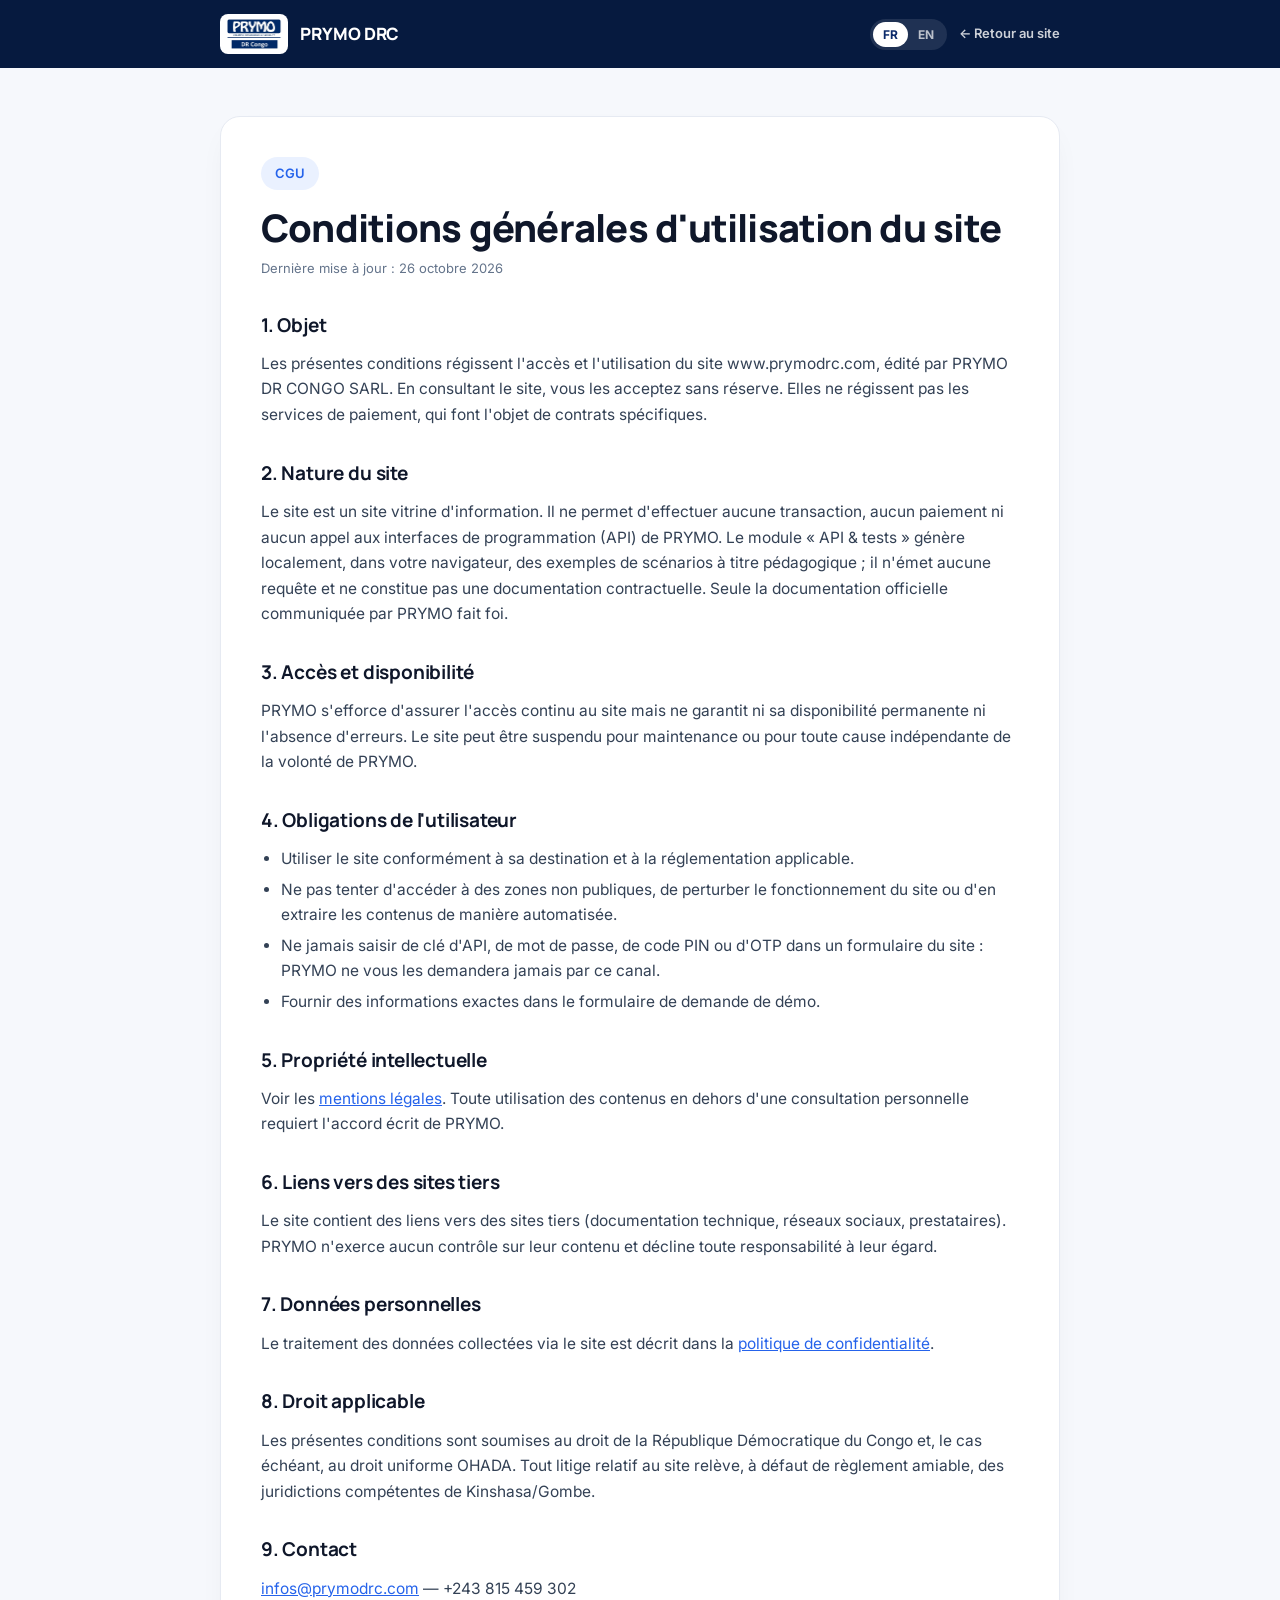
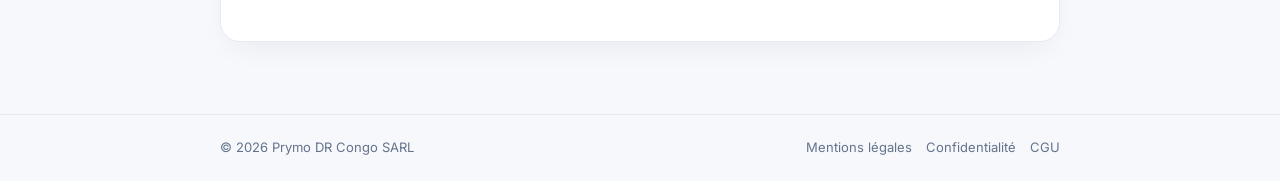
<file: cgu.html>
<!DOCTYPE html>
<html lang="fr">
<head>
<meta charset="UTF-8"><meta name="viewport" content="width=device-width, initial-scale=1.0">
<title>Conditions d'utilisation — PRYMO DRC</title>
<meta name="description" content="Conditions générales d'utilisation du site prymodrc.com.">
<meta name="robots" content="index,follow">
<link rel="canonical" href="https://prymodrc.com/cgu.html">
<link rel="icon" type="image/png" href="assets/favicon.png">
<link rel="preconnect" href="https://fonts.googleapis.com"><link rel="preconnect" href="https://fonts.gstatic.com" crossorigin>
<link rel="stylesheet" href="https://fonts.googleapis.com/css2?family=Inter:wght@400;500;600;700;800&family=Manrope:wght@400;500;600;700;800&display=swap">
<link rel="stylesheet" href="pages.css">
</head>
<body data-title-fr="Conditions d'utilisation" data-title-en="Terms of use">
<header class="top"><div class="wrap">
  <a href="/" class="logo"><img src="assets/prymo-logo.png" alt="PRYMO DR Congo"><b>PRYMO DRC</b></a>
  <div class="top-r"><div class="lang"><button class="lang-btn active" onclick="switchLang('fr')">FR</button><button class="lang-btn" onclick="switchLang('en')">EN</button></div><a href="/" class="back" data-fr="← Retour au site" data-en="← Back to site">← Retour au site</a></div>
</div></header>
<main><div class="wrap"><div class="card">

<section data-lang="fr">
<span class="eyebrow">CGU</span>
<h1>Conditions générales d'utilisation du site</h1>
<p class="updated">Dernière mise à jour : 26 octobre 2026</p>
<h2>1. Objet</h2>
<p>Les présentes conditions régissent l'accès et l'utilisation du site www.prymodrc.com, édité par PRYMO DR CONGO SARL. En consultant le site, vous les acceptez sans réserve. Elles ne régissent pas les services de paiement, qui font l'objet de contrats spécifiques.</p>
<h2>2. Nature du site</h2>
<p>Le site est un site vitrine d'information. Il ne permet d'effectuer aucune transaction, aucun paiement ni aucun appel aux interfaces de programmation (API) de PRYMO. Le module « API &amp; tests » génère localement, dans votre navigateur, des exemples de scénarios à titre pédagogique ; il n'émet aucune requête et ne constitue pas une documentation contractuelle. Seule la documentation officielle communiquée par PRYMO fait foi.</p>
<h2>3. Accès et disponibilité</h2>
<p>PRYMO s'efforce d'assurer l'accès continu au site mais ne garantit ni sa disponibilité permanente ni l'absence d'erreurs. Le site peut être suspendu pour maintenance ou pour toute cause indépendante de la volonté de PRYMO.</p>
<h2>4. Obligations de l'utilisateur</h2>
<ul>
<li>Utiliser le site conformément à sa destination et à la réglementation applicable.</li>
<li>Ne pas tenter d'accéder à des zones non publiques, de perturber le fonctionnement du site ou d'en extraire les contenus de manière automatisée.</li>
<li>Ne jamais saisir de clé d'API, de mot de passe, de code PIN ou d'OTP dans un formulaire du site : PRYMO ne vous les demandera jamais par ce canal.</li>
<li>Fournir des informations exactes dans le formulaire de demande de démo.</li>
</ul>
<h2>5. Propriété intellectuelle</h2>
<p>Voir les <a href="mentions-legales.html">mentions légales</a>. Toute utilisation des contenus en dehors d'une consultation personnelle requiert l'accord écrit de PRYMO.</p>
<h2>6. Liens vers des sites tiers</h2>
<p>Le site contient des liens vers des sites tiers (documentation technique, réseaux sociaux, prestataires). PRYMO n'exerce aucun contrôle sur leur contenu et décline toute responsabilité à leur égard.</p>
<h2>7. Données personnelles</h2>
<p>Le traitement des données collectées via le site est décrit dans la <a href="confidentialite.html">politique de confidentialité</a>.</p>
<h2>8. Droit applicable</h2>
<p>Les présentes conditions sont soumises au droit de la République Démocratique du Congo et, le cas échéant, au droit uniforme OHADA. Tout litige relatif au site relève, à défaut de règlement amiable, des juridictions compétentes de Kinshasa/Gombe.</p>
<h2>9. Contact</h2>
<p><a href="mailto:infos@prymodrc.com">infos@prymodrc.com</a> — +243 815 459 302</p>
</section>
<section data-lang="en" hidden>
<span class="eyebrow">Terms</span>
<h1>Website terms of use</h1>
<p class="updated">Last updated: 26 October 2026</p>
<h2>1. Purpose</h2>
<p>These terms govern access to and use of www.prymodrc.com, published by PRYMO DR CONGO SARL. By browsing the site you accept them without reservation. They do not govern the payment services, which are subject to specific agreements.</p>
<h2>2. Nature of the site</h2>
<p>This is an informational website. It does not allow any transaction, payment or call to PRYMO's application programming interfaces (APIs). The "API &amp; tests" module generates example scenarios locally in your browser for educational purposes only; it sends no requests and is not contractual documentation. Only the official documentation provided by PRYMO is authoritative.</p>
<h2>3. Access and availability</h2>
<p>PRYMO strives to keep the site available but does not guarantee uninterrupted access or the absence of errors. The site may be suspended for maintenance or for reasons beyond PRYMO's control.</p>
<h2>4. User obligations</h2>
<ul>
<li>Use the site for its intended purpose and in compliance with applicable law.</li>
<li>Do not attempt to access non-public areas, disrupt the site or extract its content by automated means.</li>
<li>Never enter an API key, password, PIN or OTP in any form on this site: PRYMO will never ask for them through this channel.</li>
<li>Provide accurate information in the demo request form.</li>
</ul>
<h2>5. Intellectual property</h2>
<p>See the <a href="mentions-legales.html">legal notice</a>. Any use of the content beyond personal consultation requires PRYMO's written consent.</p>
<h2>6. Third-party links</h2>
<p>The site links to third-party sites (technical documentation, social networks, providers). PRYMO has no control over their content and accepts no liability for them.</p>
<h2>7. Personal data</h2>
<p>The processing of data collected through the site is described in the <a href="confidentialite.html">privacy policy</a>.</p>
<h2>8. Governing law</h2>
<p>These terms are governed by the law of the Democratic Republic of the Congo and, where applicable, OHADA uniform law. Any dispute relating to the site falls, failing amicable settlement, under the jurisdiction of the competent courts of Kinshasa/Gombe.</p>
<h2>9. Contact</h2>
<p><a href="mailto:infos@prymodrc.com">infos@prymodrc.com</a> — +243 815 459 302</p>
</section>
</div></div></main>
<footer><div class="wrap"><span>© 2026 Prymo DR Congo SARL</span><span><a href="mentions-legales.html" data-fr="Mentions légales" data-en="Legal notice">Mentions légales</a><a href="confidentialite.html" data-fr="Confidentialité" data-en="Privacy">Confidentialité</a><a href="cgu.html" data-fr="CGU" data-en="Terms">CGU</a></span></div></footer>
<script>
let L='fr';try{if(localStorage.getItem('prymo_lang')==='en')L='en';}catch(e){}
function switchLang(l){L=l;try{localStorage.setItem('prymo_lang',l);}catch(e){}document.documentElement.lang=l;
document.querySelectorAll('.lang-btn').forEach(b=>b.classList.toggle('active',b.textContent.trim()===l.toUpperCase()));
document.querySelectorAll('[data-lang]').forEach(s=>s.hidden=s.getAttribute('data-lang')!==l);
document.querySelectorAll('[data-fr]').forEach(e=>e.textContent=e.getAttribute('data-'+l));
document.title=(l==='fr'?document.body.getAttribute('data-title-fr'):document.body.getAttribute('data-title-en'))+' — PRYMO DRC';}
switchLang(L);
</script>
</body>
</html>
</file>
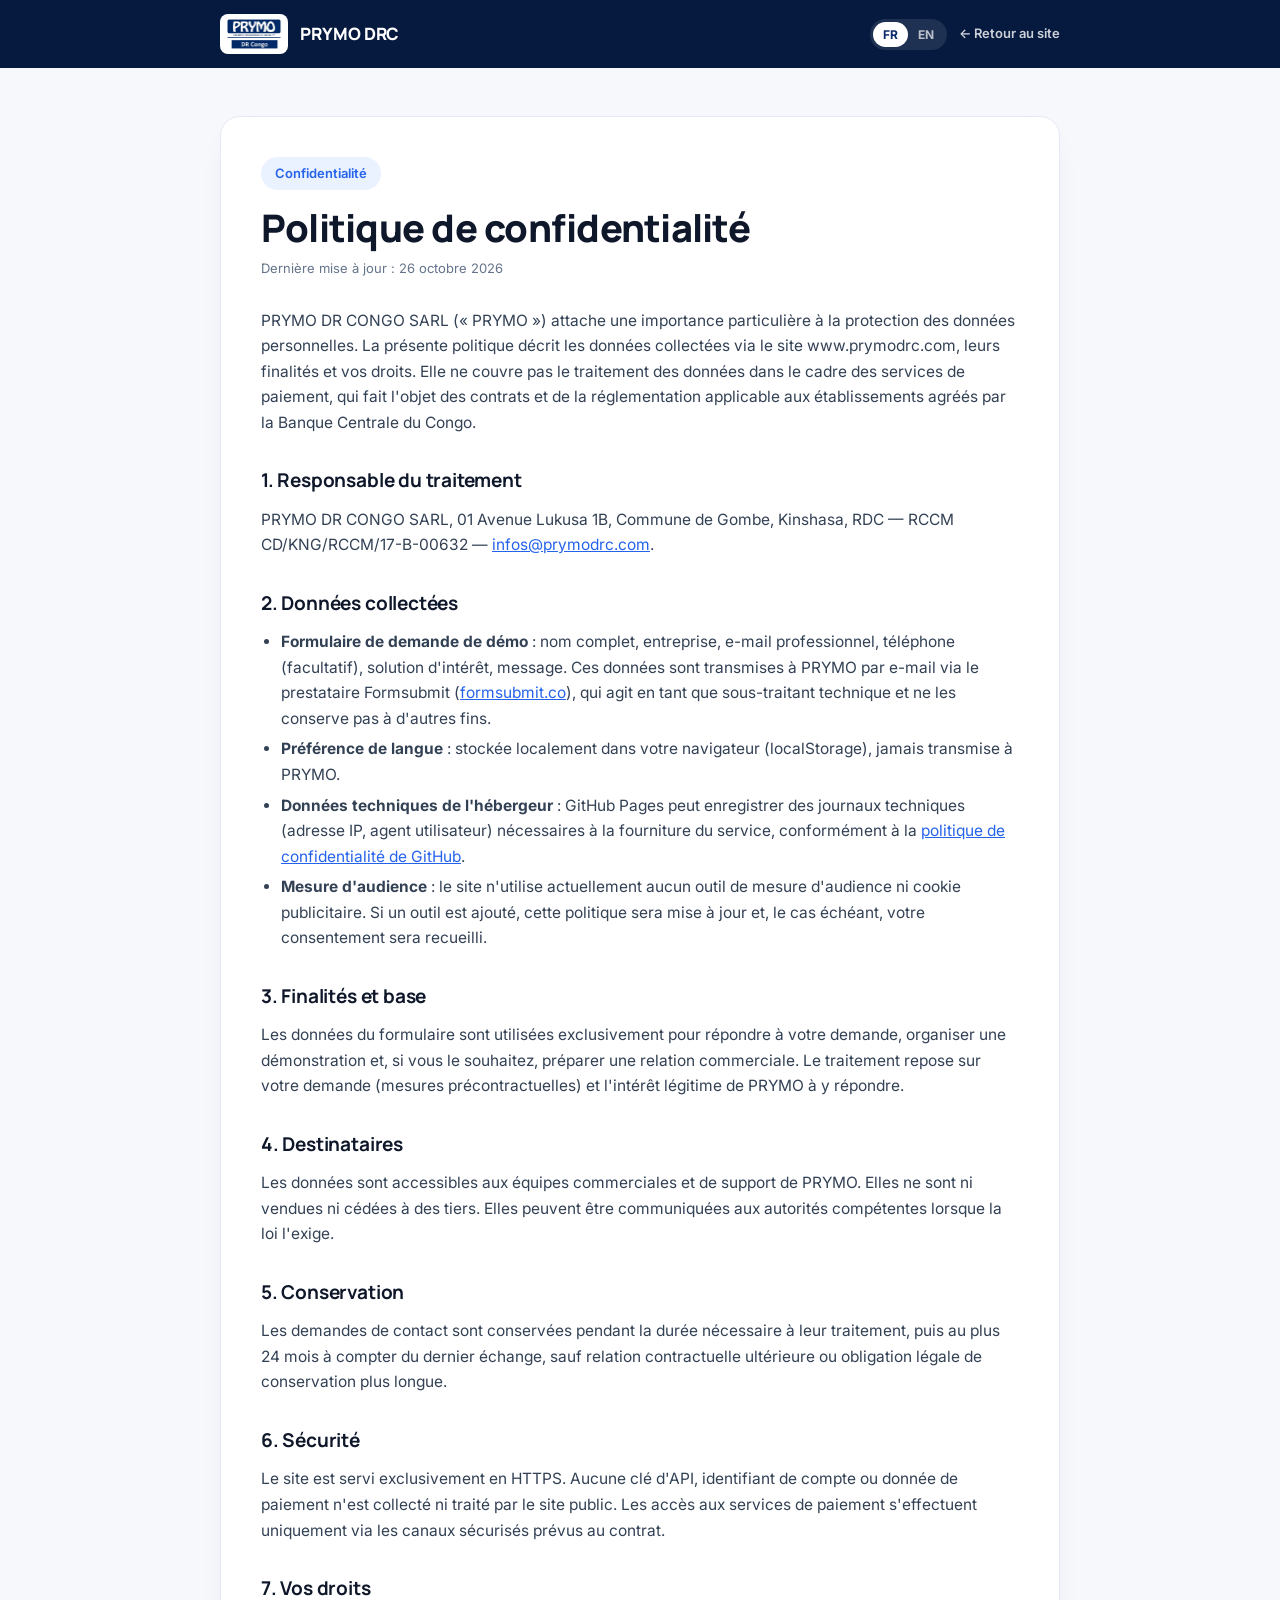
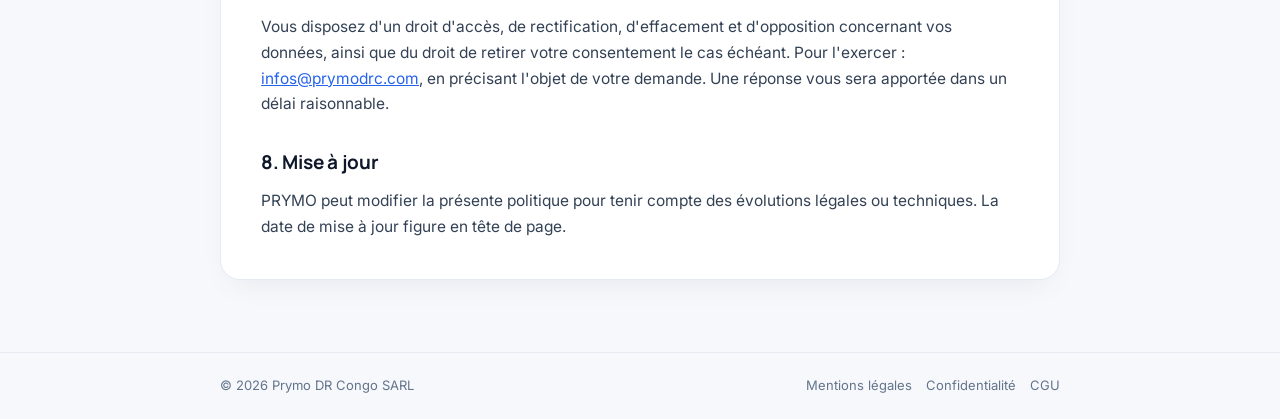
<file: confidentialite.html>
<!DOCTYPE html>
<html lang="fr">
<head>
<meta charset="UTF-8"><meta name="viewport" content="width=device-width, initial-scale=1.0">
<title>Politique de confidentialité — PRYMO DRC</title>
<meta name="description" content="Politique de confidentialité du site prymodrc.com — données collectées, finalités, conservation et droits.">
<meta name="robots" content="index,follow">
<link rel="canonical" href="https://prymodrc.com/confidentialite.html">
<link rel="icon" type="image/png" href="assets/favicon.png">
<link rel="preconnect" href="https://fonts.googleapis.com"><link rel="preconnect" href="https://fonts.gstatic.com" crossorigin>
<link rel="stylesheet" href="https://fonts.googleapis.com/css2?family=Inter:wght@400;500;600;700;800&family=Manrope:wght@400;500;600;700;800&display=swap">
<link rel="stylesheet" href="pages.css">
</head>
<body data-title-fr="Politique de confidentialité" data-title-en="Privacy policy">
<header class="top"><div class="wrap">
  <a href="/" class="logo"><img src="assets/prymo-logo.png" alt="PRYMO DR Congo"><b>PRYMO DRC</b></a>
  <div class="top-r"><div class="lang"><button class="lang-btn active" onclick="switchLang('fr')">FR</button><button class="lang-btn" onclick="switchLang('en')">EN</button></div><a href="/" class="back" data-fr="← Retour au site" data-en="← Back to site">← Retour au site</a></div>
</div></header>
<main><div class="wrap"><div class="card">

<section data-lang="fr">
<span class="eyebrow">Confidentialité</span>
<h1>Politique de confidentialité</h1>
<p class="updated">Dernière mise à jour : 26 octobre 2026</p>
<p>PRYMO DR CONGO SARL (« PRYMO ») attache une importance particulière à la protection des données personnelles. La présente politique décrit les données collectées via le site www.prymodrc.com, leurs finalités et vos droits. Elle ne couvre pas le traitement des données dans le cadre des services de paiement, qui fait l'objet des contrats et de la réglementation applicable aux établissements agréés par la Banque Centrale du Congo.</p>
<h2>1. Responsable du traitement</h2>
<p>PRYMO DR CONGO SARL, 01 Avenue Lukusa 1B, Commune de Gombe, Kinshasa, RDC — RCCM CD/KNG/RCCM/17-B-00632 — <a href="mailto:infos@prymodrc.com">infos@prymodrc.com</a>.</p>
<h2>2. Données collectées</h2>
<ul>
<li><strong>Formulaire de demande de démo</strong> : nom complet, entreprise, e-mail professionnel, téléphone (facultatif), solution d'intérêt, message. Ces données sont transmises à PRYMO par e-mail via le prestataire Formsubmit (<a href="https://formsubmit.co" target="_blank" rel="noopener">formsubmit.co</a>), qui agit en tant que sous-traitant technique et ne les conserve pas à d'autres fins.</li>
<li><strong>Préférence de langue</strong> : stockée localement dans votre navigateur (localStorage), jamais transmise à PRYMO.</li>
<li><strong>Données techniques de l'hébergeur</strong> : GitHub Pages peut enregistrer des journaux techniques (adresse IP, agent utilisateur) nécessaires à la fourniture du service, conformément à la <a href="https://docs.github.com/site-policy/privacy-policies/github-general-privacy-statement" target="_blank" rel="noopener">politique de confidentialité de GitHub</a>.</li>
<li><strong>Mesure d'audience</strong> : le site n'utilise actuellement aucun outil de mesure d'audience ni cookie publicitaire. Si un outil est ajouté, cette politique sera mise à jour et, le cas échéant, votre consentement sera recueilli.</li>
</ul>
<h2>3. Finalités et base</h2>
<p>Les données du formulaire sont utilisées exclusivement pour répondre à votre demande, organiser une démonstration et, si vous le souhaitez, préparer une relation commerciale. Le traitement repose sur votre demande (mesures précontractuelles) et l'intérêt légitime de PRYMO à y répondre.</p>
<h2>4. Destinataires</h2>
<p>Les données sont accessibles aux équipes commerciales et de support de PRYMO. Elles ne sont ni vendues ni cédées à des tiers. Elles peuvent être communiquées aux autorités compétentes lorsque la loi l'exige.</p>
<h2>5. Conservation</h2>
<p>Les demandes de contact sont conservées pendant la durée nécessaire à leur traitement, puis au plus 24 mois à compter du dernier échange, sauf relation contractuelle ultérieure ou obligation légale de conservation plus longue.</p>
<h2>6. Sécurité</h2>
<p>Le site est servi exclusivement en HTTPS. Aucune clé d'API, identifiant de compte ou donnée de paiement n'est collecté ni traité par le site public. Les accès aux services de paiement s'effectuent uniquement via les canaux sécurisés prévus au contrat.</p>
<h2>7. Vos droits</h2>
<p>Vous disposez d'un droit d'accès, de rectification, d'effacement et d'opposition concernant vos données, ainsi que du droit de retirer votre consentement le cas échéant. Pour l'exercer : <a href="mailto:infos@prymodrc.com?subject=Donn%C3%A9es%20personnelles">infos@prymodrc.com</a>, en précisant l'objet de votre demande. Une réponse vous sera apportée dans un délai raisonnable.</p>
<h2>8. Mise à jour</h2>
<p>PRYMO peut modifier la présente politique pour tenir compte des évolutions légales ou techniques. La date de mise à jour figure en tête de page.</p>
</section>
<section data-lang="en" hidden>
<span class="eyebrow">Privacy</span>
<h1>Privacy policy</h1>
<p class="updated">Last updated: 26 October 2026</p>
<p>PRYMO DR CONGO SARL ("PRYMO") takes the protection of personal data seriously. This policy describes the data collected through www.prymodrc.com, its purposes and your rights. It does not cover data processing within the payment services themselves, which is governed by client agreements and the regulations applicable to institutions licensed by the Banque Centrale du Congo.</p>
<h2>1. Data controller</h2>
<p>PRYMO DR CONGO SARL, 01 Avenue Lukusa 1B, Gombe, Kinshasa, DRC — RCCM CD/KNG/RCCM/17-B-00632 — <a href="mailto:infos@prymodrc.com">infos@prymodrc.com</a>.</p>
<h2>2. Data collected</h2>
<ul>
<li><strong>Demo request form</strong>: full name, company, business e-mail, phone (optional), solution of interest, message. This data is sent to PRYMO by e-mail through Formsubmit (<a href="https://formsubmit.co" target="_blank" rel="noopener">formsubmit.co</a>), a technical processor that does not retain it for other purposes.</li>
<li><strong>Language preference</strong>: stored locally in your browser (localStorage), never sent to PRYMO.</li>
<li><strong>Hosting logs</strong>: GitHub Pages may record technical logs (IP address, user agent) needed to deliver the service, under <a href="https://docs.github.com/site-policy/privacy-policies/github-general-privacy-statement" target="_blank" rel="noopener">GitHub's privacy statement</a>.</li>
<li><strong>Analytics</strong>: the site currently uses no analytics tool or advertising cookie. If one is added, this policy will be updated and, where required, your consent requested.</li>
</ul>
<h2>3. Purposes and basis</h2>
<p>Form data is used solely to answer your request, arrange a demonstration and, if you wish, prepare a business relationship. Processing is based on your request (pre-contractual steps) and PRYMO's legitimate interest in responding.</p>
<h2>4. Recipients</h2>
<p>Data is accessible to PRYMO's sales and support teams. It is neither sold nor transferred to third parties. It may be disclosed to competent authorities where the law requires.</p>
<h2>5. Retention</h2>
<p>Contact requests are kept for as long as needed to handle them, then for at most 24 months after the last exchange, unless a subsequent contract or a longer legal retention obligation applies.</p>
<h2>6. Security</h2>
<p>The site is served over HTTPS only. No API key, account credential or payment data is collected or processed by the public site. Access to payment services takes place exclusively through the secure channels defined in the contract.</p>
<h2>7. Your rights</h2>
<p>You have the right to access, rectify, erase and object to the processing of your data, and to withdraw consent where applicable. To exercise them: <a href="mailto:infos@prymodrc.com?subject=Personal%20data">infos@prymodrc.com</a>, stating the subject of your request. We will respond within a reasonable time.</p>
<h2>8. Updates</h2>
<p>PRYMO may amend this policy to reflect legal or technical changes. The update date appears at the top of the page.</p>
</section>
</div></div></main>
<footer><div class="wrap"><span>© 2026 Prymo DR Congo SARL</span><span><a href="mentions-legales.html" data-fr="Mentions légales" data-en="Legal notice">Mentions légales</a><a href="confidentialite.html" data-fr="Confidentialité" data-en="Privacy">Confidentialité</a><a href="cgu.html" data-fr="CGU" data-en="Terms">CGU</a></span></div></footer>
<script>
let L='fr';try{if(localStorage.getItem('prymo_lang')==='en')L='en';}catch(e){}
function switchLang(l){L=l;try{localStorage.setItem('prymo_lang',l);}catch(e){}document.documentElement.lang=l;
document.querySelectorAll('.lang-btn').forEach(b=>b.classList.toggle('active',b.textContent.trim()===l.toUpperCase()));
document.querySelectorAll('[data-lang]').forEach(s=>s.hidden=s.getAttribute('data-lang')!==l);
document.querySelectorAll('[data-fr]').forEach(e=>e.textContent=e.getAttribute('data-'+l));
document.title=(l==='fr'?document.body.getAttribute('data-title-fr'):document.body.getAttribute('data-title-en'))+' — PRYMO DRC';}
switchLang(L);
</script>
</body>
</html>
</file>
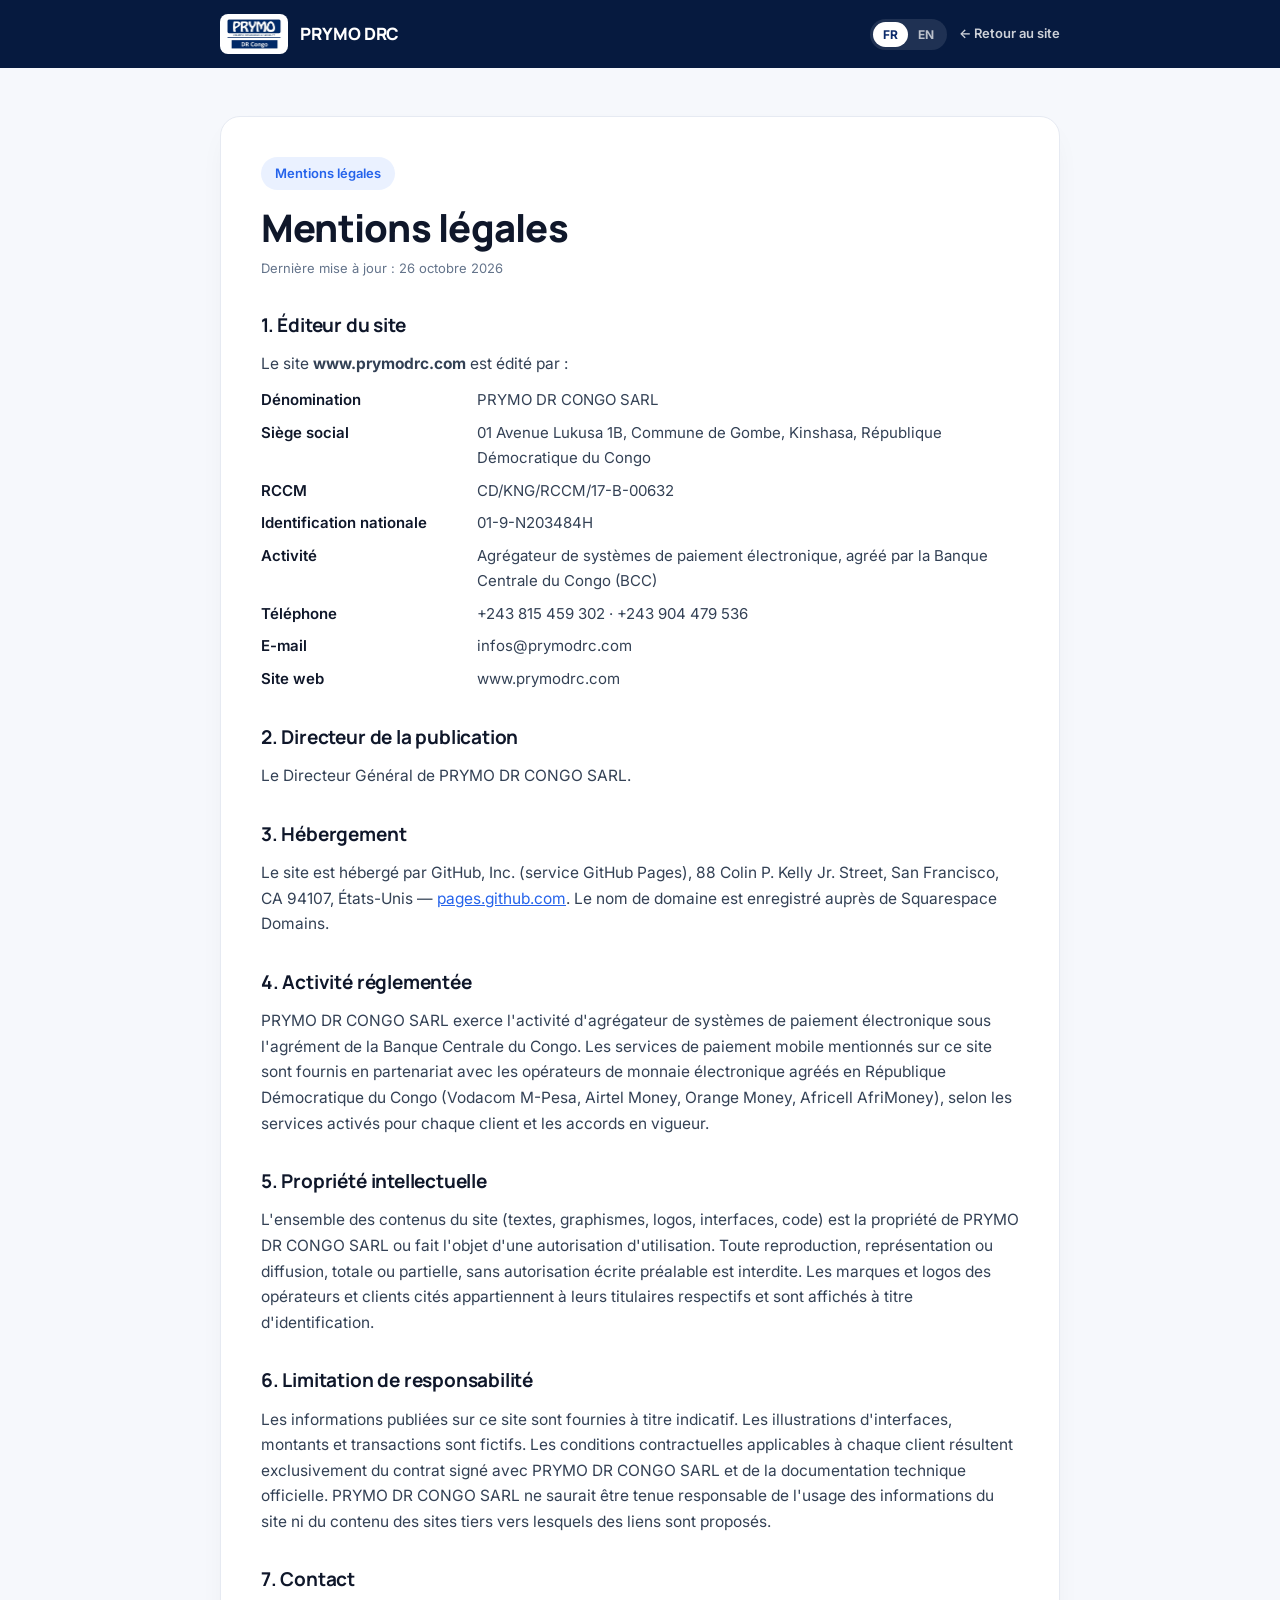
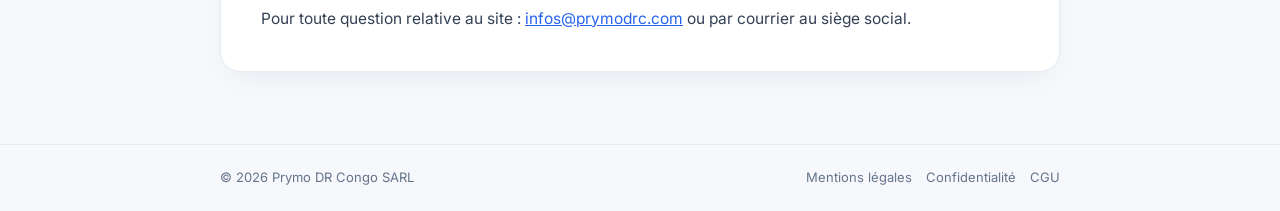
<file: mentions-legales.html>
<!DOCTYPE html>
<html lang="fr">
<head>
<meta charset="UTF-8"><meta name="viewport" content="width=device-width, initial-scale=1.0">
<title>Mentions légales — PRYMO DRC</title>
<meta name="description" content="Mentions légales du site prymodrc.com — PRYMO DR Congo SARL, agrégateur de paiements agréé BCC.">
<meta name="robots" content="index,follow">
<link rel="canonical" href="https://prymodrc.com/mentions-legales.html">
<link rel="icon" type="image/png" href="assets/favicon.png">
<link rel="preconnect" href="https://fonts.googleapis.com"><link rel="preconnect" href="https://fonts.gstatic.com" crossorigin>
<link rel="stylesheet" href="https://fonts.googleapis.com/css2?family=Inter:wght@400;500;600;700;800&family=Manrope:wght@400;500;600;700;800&display=swap">
<link rel="stylesheet" href="pages.css">
</head>
<body data-title-fr="Mentions légales" data-title-en="Legal notice">
<header class="top"><div class="wrap">
  <a href="/" class="logo"><img src="assets/prymo-logo.png" alt="PRYMO DR Congo"><b>PRYMO DRC</b></a>
  <div class="top-r"><div class="lang"><button class="lang-btn active" onclick="switchLang('fr')">FR</button><button class="lang-btn" onclick="switchLang('en')">EN</button></div><a href="/" class="back" data-fr="← Retour au site" data-en="← Back to site">← Retour au site</a></div>
</div></header>
<main><div class="wrap"><div class="card">

<section data-lang="fr">
<span class="eyebrow">Mentions légales</span>
<h1>Mentions légales</h1>
<p class="updated">Dernière mise à jour : 26 octobre 2026</p>
<h2>1. Éditeur du site</h2>
<p>Le site <strong>www.prymodrc.com</strong> est édité par :</p>
<dl>
<dt>Dénomination</dt><dd>PRYMO DR CONGO SARL</dd>
<dt>Siège social</dt><dd>01 Avenue Lukusa 1B, Commune de Gombe, Kinshasa, République Démocratique du Congo</dd>
<dt>RCCM</dt><dd>CD/KNG/RCCM/17-B-00632</dd>
<dt>Identification nationale</dt><dd>01-9-N203484H</dd>
<dt>Activité</dt><dd>Agrégateur de systèmes de paiement électronique, agréé par la Banque Centrale du Congo (BCC)</dd>
<dt>Téléphone</dt><dd>+243 815 459 302 · +243 904 479 536</dd>
<dt>E-mail</dt><dd>infos@prymodrc.com</dd>
<dt>Site web</dt><dd>www.prymodrc.com</dd>
</dl>
<h2>2. Directeur de la publication</h2>
<p>Le Directeur Général de PRYMO DR CONGO SARL.</p>
<h2>3. Hébergement</h2>
<p>Le site est hébergé par GitHub, Inc. (service GitHub Pages), 88 Colin P. Kelly Jr. Street, San Francisco, CA 94107, États-Unis — <a href="https://pages.github.com" target="_blank" rel="noopener">pages.github.com</a>. Le nom de domaine est enregistré auprès de Squarespace Domains.</p>
<h2>4. Activité réglementée</h2>
<p>PRYMO DR CONGO SARL exerce l'activité d'agrégateur de systèmes de paiement électronique sous l'agrément de la Banque Centrale du Congo. Les services de paiement mobile mentionnés sur ce site sont fournis en partenariat avec les opérateurs de monnaie électronique agréés en République Démocratique du Congo (Vodacom M-Pesa, Airtel Money, Orange Money, Africell AfriMoney), selon les services activés pour chaque client et les accords en vigueur.</p>
<h2>5. Propriété intellectuelle</h2>
<p>L'ensemble des contenus du site (textes, graphismes, logos, interfaces, code) est la propriété de PRYMO DR CONGO SARL ou fait l'objet d'une autorisation d'utilisation. Toute reproduction, représentation ou diffusion, totale ou partielle, sans autorisation écrite préalable est interdite. Les marques et logos des opérateurs et clients cités appartiennent à leurs titulaires respectifs et sont affichés à titre d'identification.</p>
<h2>6. Limitation de responsabilité</h2>
<p>Les informations publiées sur ce site sont fournies à titre indicatif. Les illustrations d'interfaces, montants et transactions sont fictifs. Les conditions contractuelles applicables à chaque client résultent exclusivement du contrat signé avec PRYMO DR CONGO SARL et de la documentation technique officielle. PRYMO DR CONGO SARL ne saurait être tenue responsable de l'usage des informations du site ni du contenu des sites tiers vers lesquels des liens sont proposés.</p>
<h2>7. Contact</h2>
<p>Pour toute question relative au site : <a href="mailto:infos@prymodrc.com">infos@prymodrc.com</a> ou par courrier au siège social.</p>
</section>
<section data-lang="en" hidden>
<span class="eyebrow">Legal notice</span>
<h1>Legal notice</h1>
<p class="updated">Last updated: 26 October 2026</p>
<h2>1. Publisher</h2>
<p>The website <strong>www.prymodrc.com</strong> is published by:</p>
<dl>
<dt>Company name</dt><dd>PRYMO DR CONGO SARL</dd>
<dt>Registered office</dt><dd>01 Avenue Lukusa 1B, Gombe, Kinshasa, Democratic Republic of the Congo</dd>
<dt>RCCM</dt><dd>CD/KNG/RCCM/17-B-00632</dd>
<dt>National ID (ID.NAT)</dt><dd>01-9-N203484H</dd>
<dt>Activity</dt><dd>Electronic payment system aggregator, licensed by the Banque Centrale du Congo (BCC)</dd>
<dt>Phone</dt><dd>+243 815 459 302 · +243 904 479 536</dd>
<dt>E-mail</dt><dd>infos@prymodrc.com</dd>
<dt>Website</dt><dd>www.prymodrc.com</dd>
</dl>
<h2>2. Publication director</h2>
<p>The Managing Director of PRYMO DR CONGO SARL.</p>
<h2>3. Hosting</h2>
<p>The site is hosted by GitHub, Inc. (GitHub Pages), 88 Colin P. Kelly Jr. Street, San Francisco, CA 94107, USA — <a href="https://pages.github.com" target="_blank" rel="noopener">pages.github.com</a>. The domain name is registered with Squarespace Domains.</p>
<h2>4. Regulated activity</h2>
<p>PRYMO DR CONGO SARL operates as an electronic payment system aggregator under a licence from the Banque Centrale du Congo. The mobile payment services described on this site are provided in partnership with the electronic money operators licensed in the Democratic Republic of the Congo (Vodacom M-Pesa, Airtel Money, Orange Money, Africell AfriMoney), subject to the services enabled for each client and the agreements in force.</p>
<h2>5. Intellectual property</h2>
<p>All site content (text, graphics, logos, interfaces, code) is the property of PRYMO DR CONGO SARL or used under licence. Any reproduction or distribution, in whole or in part, without prior written consent is prohibited. Operator and client trademarks and logos belong to their respective owners and are displayed for identification purposes.</p>
<h2>6. Limitation of liability</h2>
<p>Information on this site is provided for guidance only. Interface illustrations, amounts and transactions are fictional. The contractual terms applicable to each client derive exclusively from the agreement signed with PRYMO DR CONGO SARL and the official technical documentation. PRYMO DR CONGO SARL accepts no liability for the use of the information on this site or for the content of third-party sites linked from it.</p>
<h2>7. Contact</h2>
<p>For any question about the site: <a href="mailto:infos@prymodrc.com">infos@prymodrc.com</a> or by post to the registered office.</p>
</section>
</div></div></main>
<footer><div class="wrap"><span>© 2026 Prymo DR Congo SARL</span><span><a href="mentions-legales.html" data-fr="Mentions légales" data-en="Legal notice">Mentions légales</a><a href="confidentialite.html" data-fr="Confidentialité" data-en="Privacy">Confidentialité</a><a href="cgu.html" data-fr="CGU" data-en="Terms">CGU</a></span></div></footer>
<script>
let L='fr';try{if(localStorage.getItem('prymo_lang')==='en')L='en';}catch(e){}
function switchLang(l){L=l;try{localStorage.setItem('prymo_lang',l);}catch(e){}document.documentElement.lang=l;
document.querySelectorAll('.lang-btn').forEach(b=>b.classList.toggle('active',b.textContent.trim()===l.toUpperCase()));
document.querySelectorAll('[data-lang]').forEach(s=>s.hidden=s.getAttribute('data-lang')!==l);
document.querySelectorAll('[data-fr]').forEach(e=>e.textContent=e.getAttribute('data-'+l));
document.title=(l==='fr'?document.body.getAttribute('data-title-fr'):document.body.getAttribute('data-title-en'))+' — PRYMO DRC';}
switchLang(L);
</script>
</body>
</html>
</file>
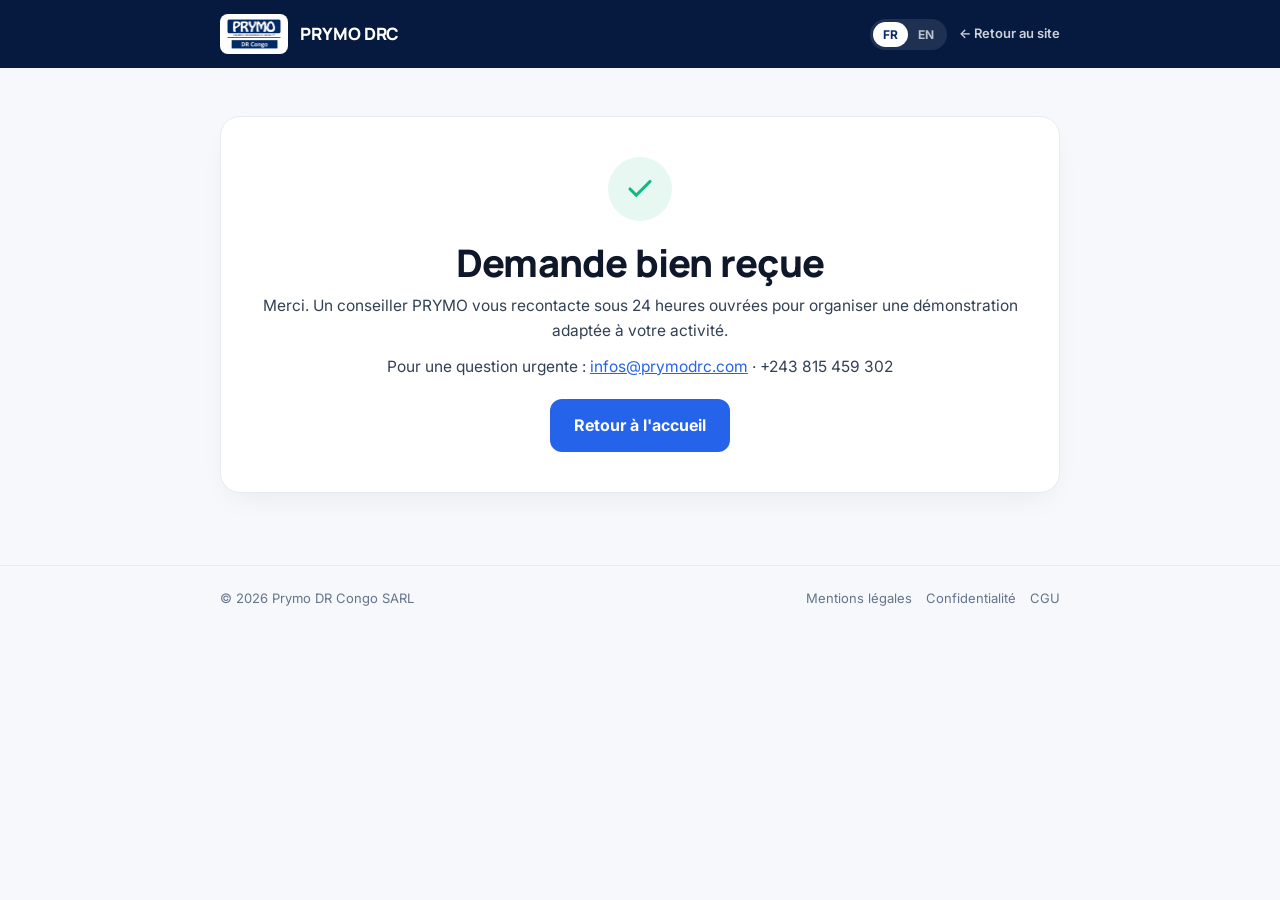
<file: merci.html>
<!DOCTYPE html>
<html lang="fr">
<head>
<meta charset="UTF-8"><meta name="viewport" content="width=device-width, initial-scale=1.0">
<title>Demande envoyée — PRYMO DRC</title>
<meta name="description" content="Confirmation de votre demande de démonstration PRYMO DRC.">
<meta name="robots" content="noindex,nofollow">
<link rel="canonical" href="https://prymodrc.com/merci.html">
<link rel="icon" type="image/png" href="assets/favicon.png">
<link rel="preconnect" href="https://fonts.googleapis.com"><link rel="preconnect" href="https://fonts.gstatic.com" crossorigin>
<link rel="stylesheet" href="https://fonts.googleapis.com/css2?family=Inter:wght@400;500;600;700;800&family=Manrope:wght@400;500;600;700;800&display=swap">
<link rel="stylesheet" href="pages.css">
</head>
<body data-title-fr="Demande envoyée" data-title-en="Request sent">
<header class="top"><div class="wrap">
  <a href="/" class="logo"><img src="assets/prymo-logo.png" alt="PRYMO DR Congo"><b>PRYMO DRC</b></a>
  <div class="top-r"><div class="lang"><button class="lang-btn active" onclick="switchLang('fr')">FR</button><button class="lang-btn" onclick="switchLang('en')">EN</button></div><a href="/" class="back" data-fr="← Retour au site" data-en="← Back to site">← Retour au site</a></div>
</div></header>
<main><div class="wrap"><div class="card">

<section data-lang="fr" class="center">
<div class="ok-badge"><svg width="30" height="30" viewBox="0 0 24 24" fill="none" stroke="currentColor" stroke-width="2.5" stroke-linecap="round" stroke-linejoin="round"><path d="M20 6L9 17l-5-5"/></svg></div>
<h1>Demande bien reçue</h1>
<p>Merci. Un conseiller PRYMO vous recontacte sous 24 heures ouvrées pour organiser une démonstration adaptée à votre activité.</p>
<p>Pour une question urgente : <a href="mailto:infos@prymodrc.com">infos@prymodrc.com</a> · +243 815 459 302</p>
<a href="/" class="btn">Retour à l'accueil</a>
</section>
<section data-lang="en" class="center" hidden>
<div class="ok-badge"><svg width="30" height="30" viewBox="0 0 24 24" fill="none" stroke="currentColor" stroke-width="2.5" stroke-linecap="round" stroke-linejoin="round"><path d="M20 6L9 17l-5-5"/></svg></div>
<h1>Request received</h1>
<p>Thank you. A PRYMO adviser will get back to you within 24 business hours to arrange a demonstration suited to your business.</p>
<p>Urgent question: <a href="mailto:infos@prymodrc.com">infos@prymodrc.com</a> · +243 815 459 302</p>
<a href="/" class="btn">Back to home</a>
</section>
</div></div></main>
<footer><div class="wrap"><span>© 2026 Prymo DR Congo SARL</span><span><a href="mentions-legales.html" data-fr="Mentions légales" data-en="Legal notice">Mentions légales</a><a href="confidentialite.html" data-fr="Confidentialité" data-en="Privacy">Confidentialité</a><a href="cgu.html" data-fr="CGU" data-en="Terms">CGU</a></span></div></footer>
<script>
let L='fr';try{if(localStorage.getItem('prymo_lang')==='en')L='en';}catch(e){}
function switchLang(l){L=l;try{localStorage.setItem('prymo_lang',l);}catch(e){}document.documentElement.lang=l;
document.querySelectorAll('.lang-btn').forEach(b=>b.classList.toggle('active',b.textContent.trim()===l.toUpperCase()));
document.querySelectorAll('[data-lang]').forEach(s=>s.hidden=s.getAttribute('data-lang')!==l);
document.querySelectorAll('[data-fr]').forEach(e=>e.textContent=e.getAttribute('data-'+l));
document.title=(l==='fr'?document.body.getAttribute('data-title-fr'):document.body.getAttribute('data-title-en'))+' — PRYMO DRC';}
switchLang(L);
</script>
</body>
</html>
</file>
<file: pages.css>
/* Sub-pages (mentions légales, confidentialité, CGU, merci) — same palette and type as index.html */
:root{--deep:#061A3F;--navy:#0B2A6B;--brand:#2563EB;--brand-soft:#EAF1FF;--ok:#10B981;--ok-soft:#E6F8F1;--ink:#0F172A;--mid:#334155;--muted:#64748B;--paper:#FFFFFF;--soft:#F6F8FC;--line:#E6EAF2;--font:'Inter','Segoe UI',system-ui,sans-serif;--headfont:'Manrope','Inter',system-ui,sans-serif}
*{box-sizing:border-box;margin:0;padding:0}
html{scroll-behavior:smooth}
body{font-family:var(--font);color:var(--ink);background:var(--soft);line-height:1.65;font-size:16px;-webkit-font-smoothing:antialiased}
a{color:var(--brand)}
.top{background:var(--deep);color:#fff}
.top .wrap{display:flex;align-items:center;justify-content:space-between;height:68px;gap:16px}
.wrap{max-width:880px;margin:0 auto;padding:0 20px}
.logo{display:flex;align-items:center;gap:12px;text-decoration:none;color:#fff}
.logo img{height:40px;width:auto;background:#fff;padding:4px 6px;border-radius:8px}
.logo b{font-family:var(--headfont);font-weight:800;font-size:17px}
.top-r{display:flex;align-items:center;gap:12px}
.lang{display:flex;border-radius:999px;background:rgba(255,255,255,.1);padding:3px}
.lang button{background:transparent;border:0;color:rgba(255,255,255,.7);font-family:var(--font);font-size:12px;font-weight:700;padding:5px 10px;border-radius:999px;cursor:pointer}
.lang button.active{background:#fff;color:var(--navy)}
.back{font-size:13px;font-weight:600;color:rgba(255,255,255,.8);text-decoration:none;white-space:nowrap}
.back:hover{color:#fff}
main{padding:48px 0 72px}
.card{background:var(--paper);border:1px solid var(--line);border-radius:20px;padding:40px;box-shadow:0 12px 32px -12px rgba(15,23,42,.08)}
.eyebrow{display:inline-flex;align-items:center;gap:8px;font-size:13px;font-weight:600;color:var(--brand);background:var(--brand-soft);border-radius:999px;padding:6px 14px;margin-bottom:16px}
h1{font-family:var(--headfont);font-size:clamp(28px,4vw,38px);font-weight:800;letter-spacing:-.02em;line-height:1.15;margin-bottom:8px}
.updated{font-size:13px;color:var(--muted);margin-bottom:28px}
h2{font-family:var(--headfont);font-size:19px;font-weight:700;margin:30px 0 10px;letter-spacing:-.01em}
p,li{color:var(--mid);font-size:15.5px}
p+p{margin-top:10px}
ul{padding-left:20px;margin:8px 0}
li+li{margin-top:5px}
dl{display:grid;grid-template-columns:200px 1fr;gap:8px 16px;margin:12px 0;font-size:15px}
dt{font-weight:600;color:var(--ink)} dd{color:var(--mid)}
.note{background:var(--soft);border:1px solid var(--line);border-radius:12px;padding:14px 16px;font-size:14px;color:var(--muted);margin-top:24px}
.ok-badge{display:inline-flex;align-items:center;justify-content:center;width:64px;height:64px;border-radius:50%;background:var(--ok-soft);color:var(--ok);margin-bottom:20px}
.btn{display:inline-block;background:var(--brand);color:#fff;text-decoration:none;font-weight:700;padding:13px 24px;border-radius:12px;margin-top:20px}
.center{text-align:center}
footer{border-top:1px solid var(--line);padding:22px 0;font-size:13px;color:var(--muted)}
footer .wrap{display:flex;justify-content:space-between;gap:12px;flex-wrap:wrap}
footer a{color:var(--muted);text-decoration:none;margin-left:14px}
[hidden]{display:none!important}
@media(max-width:640px){.card{padding:24px}dl{grid-template-columns:1fr;gap:2px 0}dd{margin-bottom:8px}.back{display:none}}
</file>
